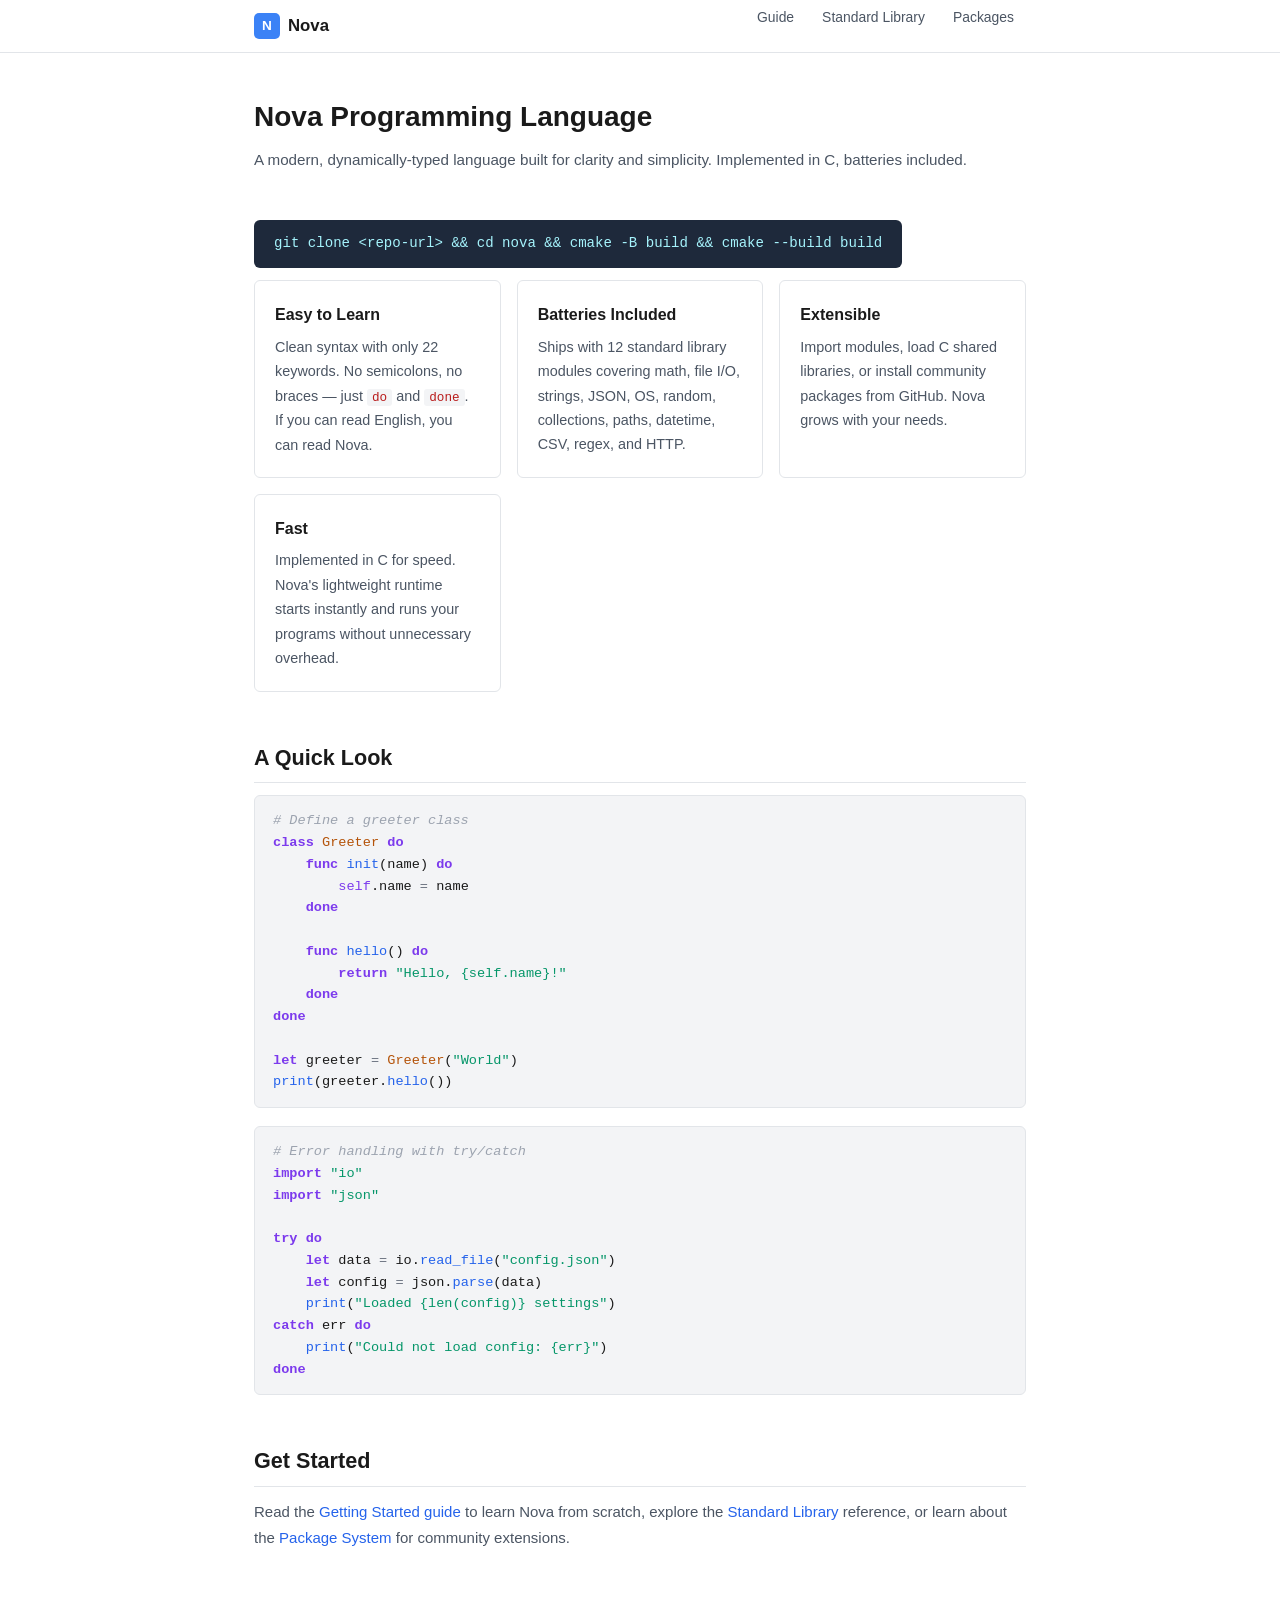
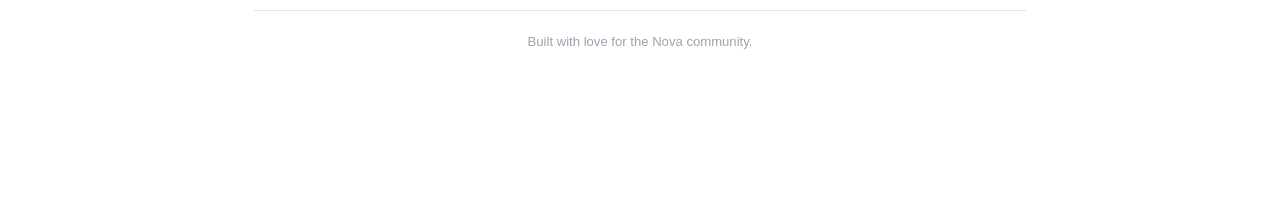
<file: docs/index.html>
<!DOCTYPE html>
<html lang="en">
<head>
    <meta charset="UTF-8">
    <meta name="viewport" content="width=device-width, initial-scale=1.0">
    <title>Nova - A Modern, Elegant Programming Language</title>
    <meta name="description" content="Nova is a dynamically-typed, modern programming language implemented in C. Easy to learn, batteries included, and extensible.">
    <link rel="stylesheet" href="styles.css">
</head>
<body>
    <nav class="nav">
        <div class="nav-inner">
            <a href="index.html" class="nav-brand">
                <span class="nav-mark">N</span>
                Nova
            </a>
            <ul class="nav-links">
                <li><a href="getting-started.html">Guide</a></li>
                <li><a href="stdlib.html">Standard Library</a></li>
                <li><a href="packages.html">Packages</a></li>
            </ul>
        </div>
    </nav>

    <div class="page">
        <h1 class="page-title">Nova Programming Language</h1>
        <p class="page-subtitle">A modern, dynamically-typed language built for clarity and simplicity. Implemented in C, batteries included.</p>

        <div class="install-box">git clone &lt;repo-url&gt; && cd nova && cmake -B build && cmake --build build</div>

        <div class="cards">
            <div class="card">
                <h3>Easy to Learn</h3>
                <p>Clean syntax with only 22 keywords. No semicolons, no braces &mdash; just <code>do</code> and <code>done</code>. If you can read English, you can read Nova.</p>
            </div>
            <div class="card">
                <h3>Batteries Included</h3>
                <p>Ships with 12 standard library modules covering math, file I/O, strings, JSON, OS, random, collections, paths, datetime, CSV, regex, and HTTP.</p>
            </div>
            <div class="card">
                <h3>Extensible</h3>
                <p>Import modules, load C shared libraries, or install community packages from GitHub. Nova grows with your needs.</p>
            </div>
            <div class="card">
                <h3>Fast</h3>
                <p>Implemented in C for speed. Nova's lightweight runtime starts instantly and runs your programs without unnecessary overhead.</p>
            </div>
        </div>

        <h2>A Quick Look</h2>

<pre><code><span class="cm"># Define a greeter class</span>
<span class="kw">class</span> <span class="cl">Greeter</span> <span class="kw">do</span>
    <span class="kw">func</span> <span class="fn">init</span>(name) <span class="kw">do</span>
        <span class="se">self</span>.name <span class="op">=</span> name
    <span class="kw">done</span>

    <span class="kw">func</span> <span class="fn">hello</span>() <span class="kw">do</span>
        <span class="kw">return</span> <span class="st">"Hello, {self.name}!"</span>
    <span class="kw">done</span>
<span class="kw">done</span>

<span class="kw">let</span> greeter <span class="op">=</span> <span class="cl">Greeter</span>(<span class="st">"World"</span>)
<span class="bi">print</span>(greeter.<span class="fn">hello</span>())</code></pre>

<pre><code><span class="cm"># Error handling with try/catch</span>
<span class="kw">import</span> <span class="st">"io"</span>
<span class="kw">import</span> <span class="st">"json"</span>

<span class="kw">try</span> <span class="kw">do</span>
    <span class="kw">let</span> data <span class="op">=</span> io.<span class="fn">read_file</span>(<span class="st">"config.json"</span>)
    <span class="kw">let</span> config <span class="op">=</span> json.<span class="fn">parse</span>(data)
    <span class="bi">print</span>(<span class="st">"Loaded {len(config)} settings"</span>)
<span class="kw">catch</span> err <span class="kw">do</span>
    <span class="bi">print</span>(<span class="st">"Could not load config: {err}"</span>)
<span class="kw">done</span></code></pre>

        <h2>Get Started</h2>
        <p>Read the <a href="getting-started.html">Getting Started guide</a> to learn Nova from scratch, explore the <a href="stdlib.html">Standard Library</a> reference, or learn about the <a href="packages.html">Package System</a> for community extensions.</p>

        <div class="footer">
            Built with love for the Nova community.
        </div>
    </div>
</body>
</html>
</file>
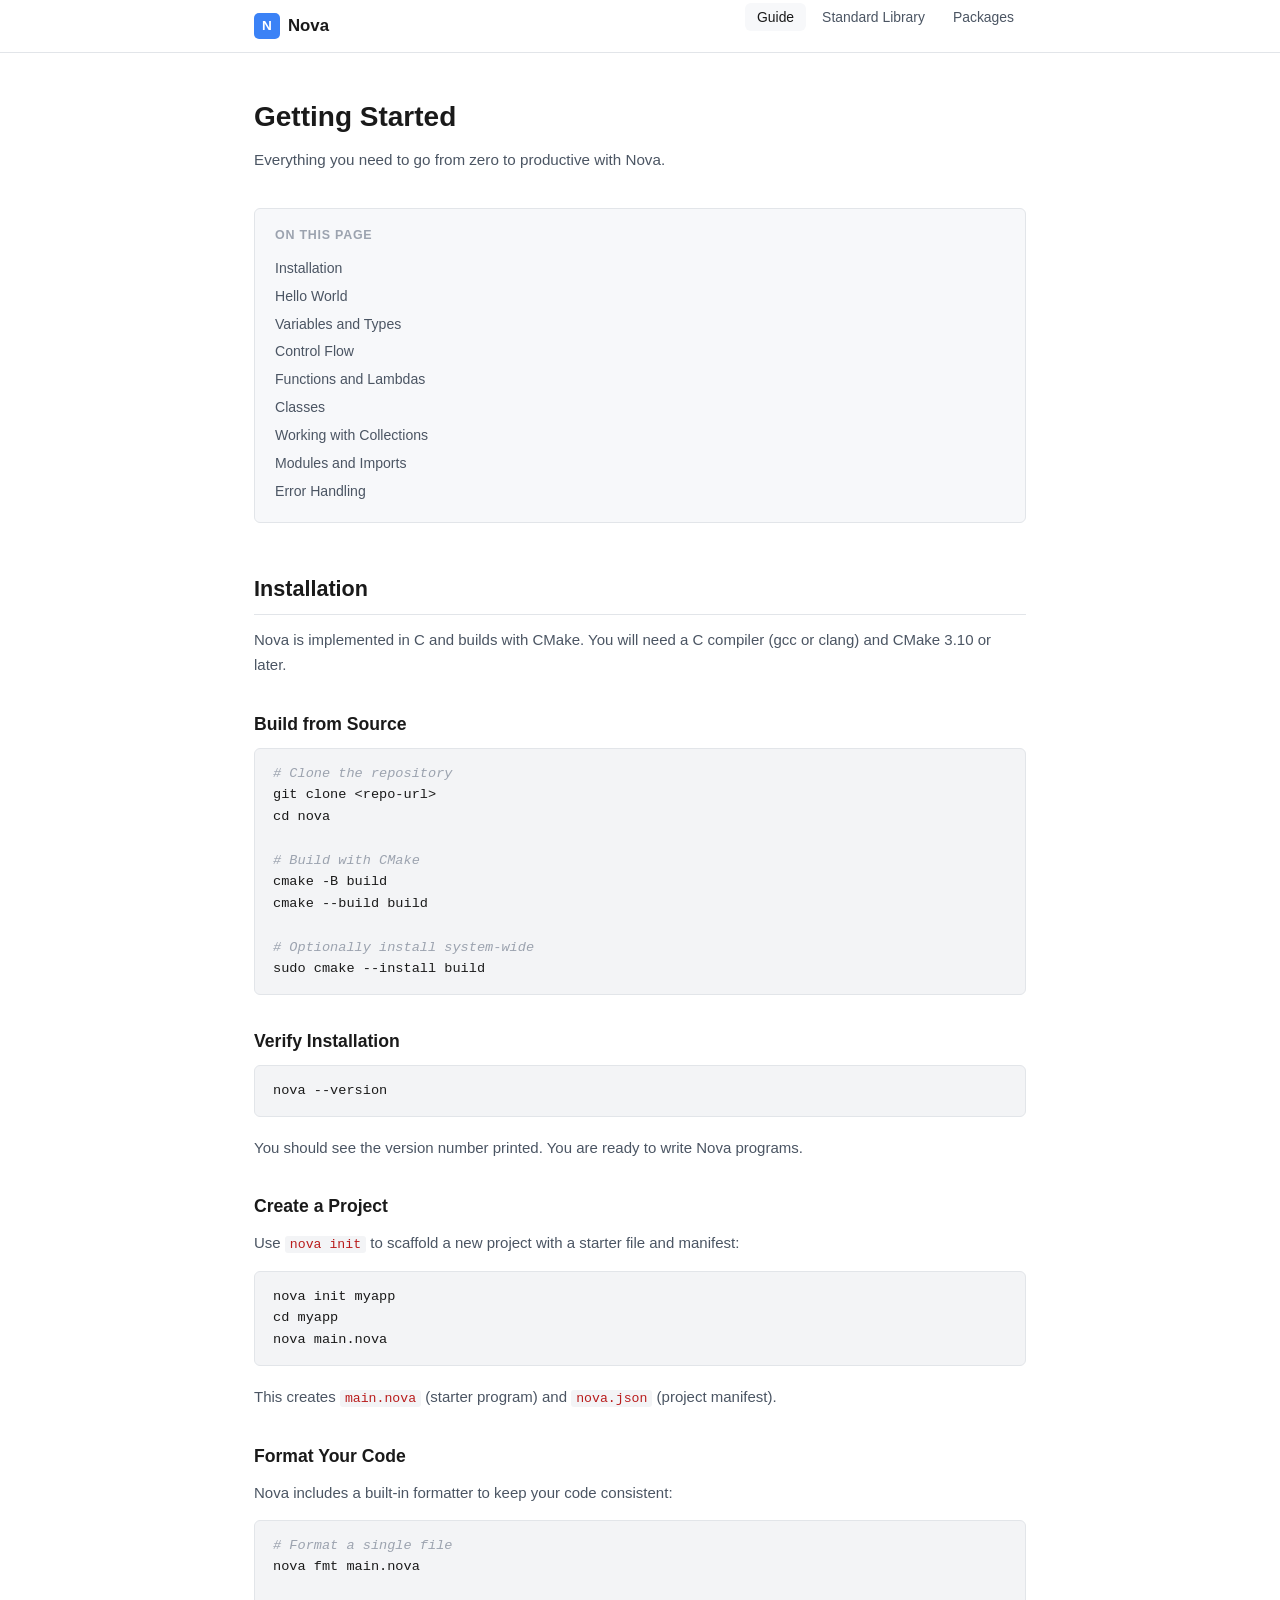
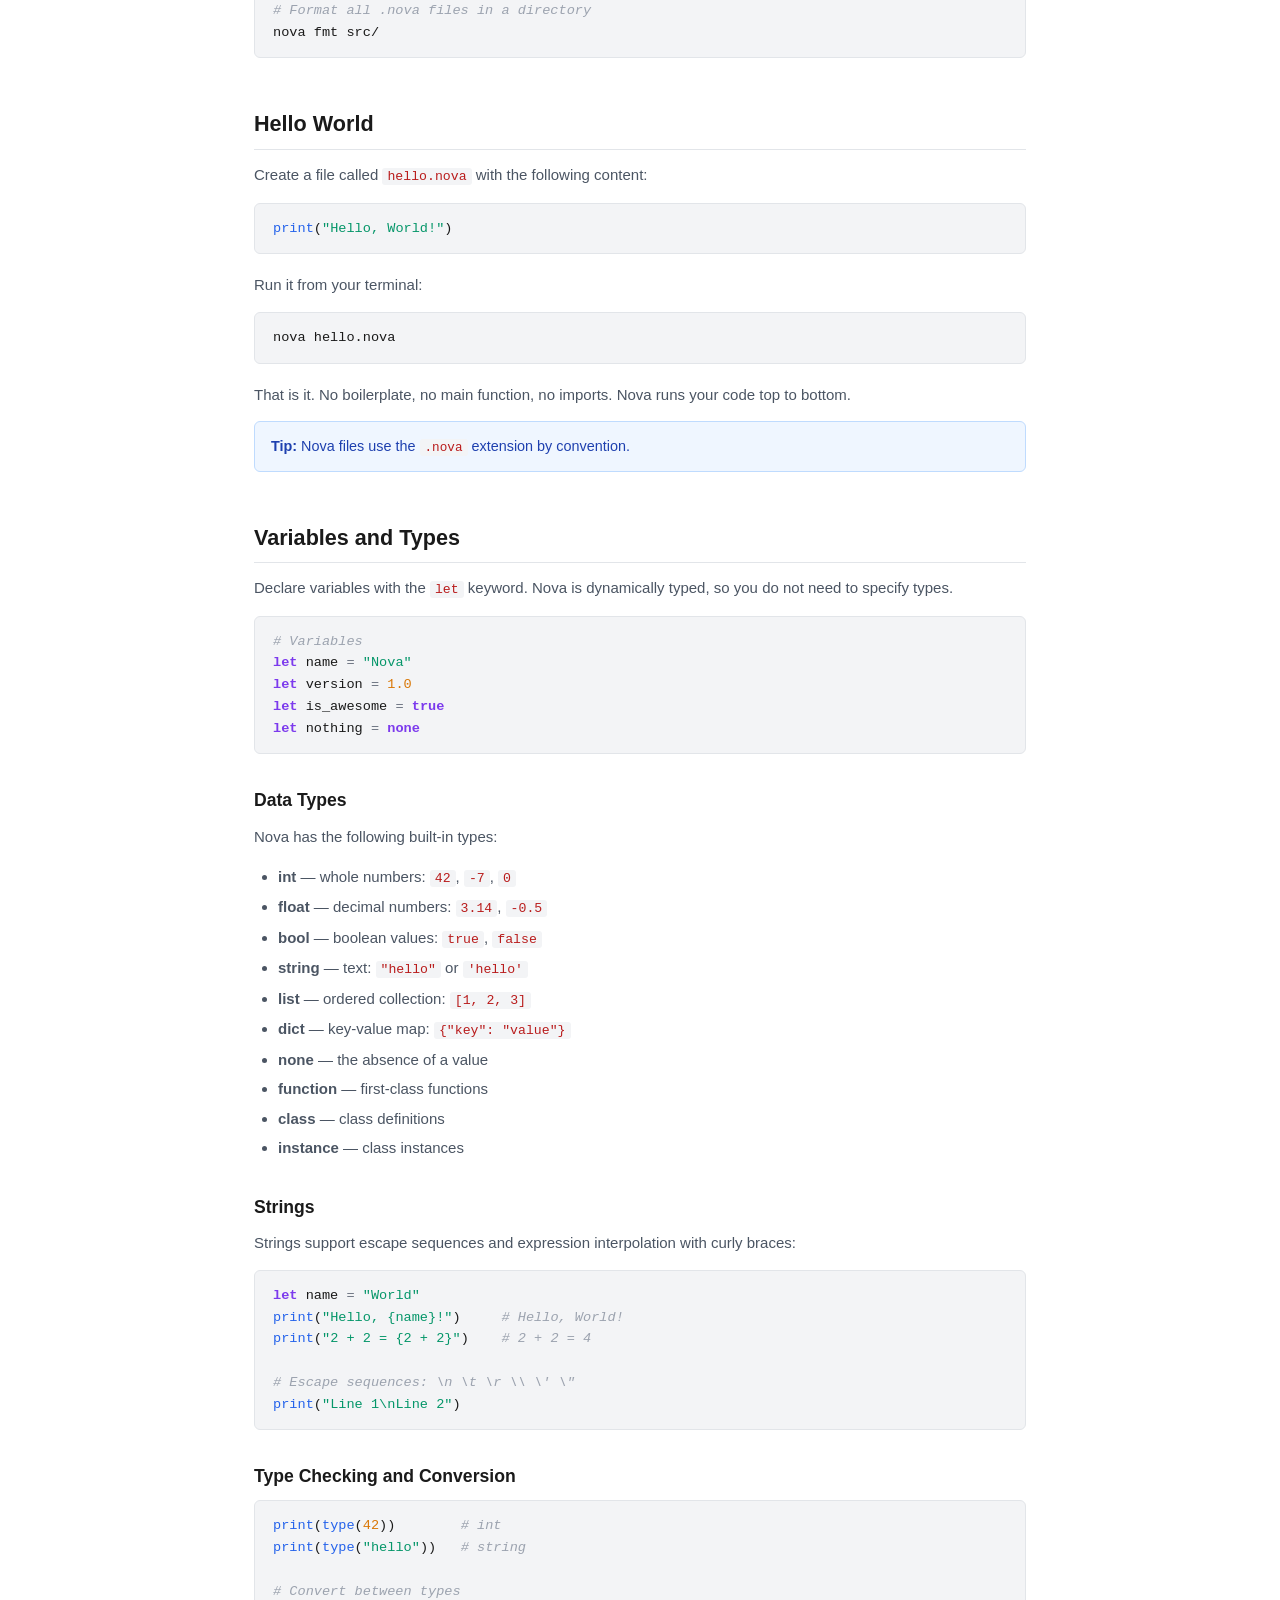
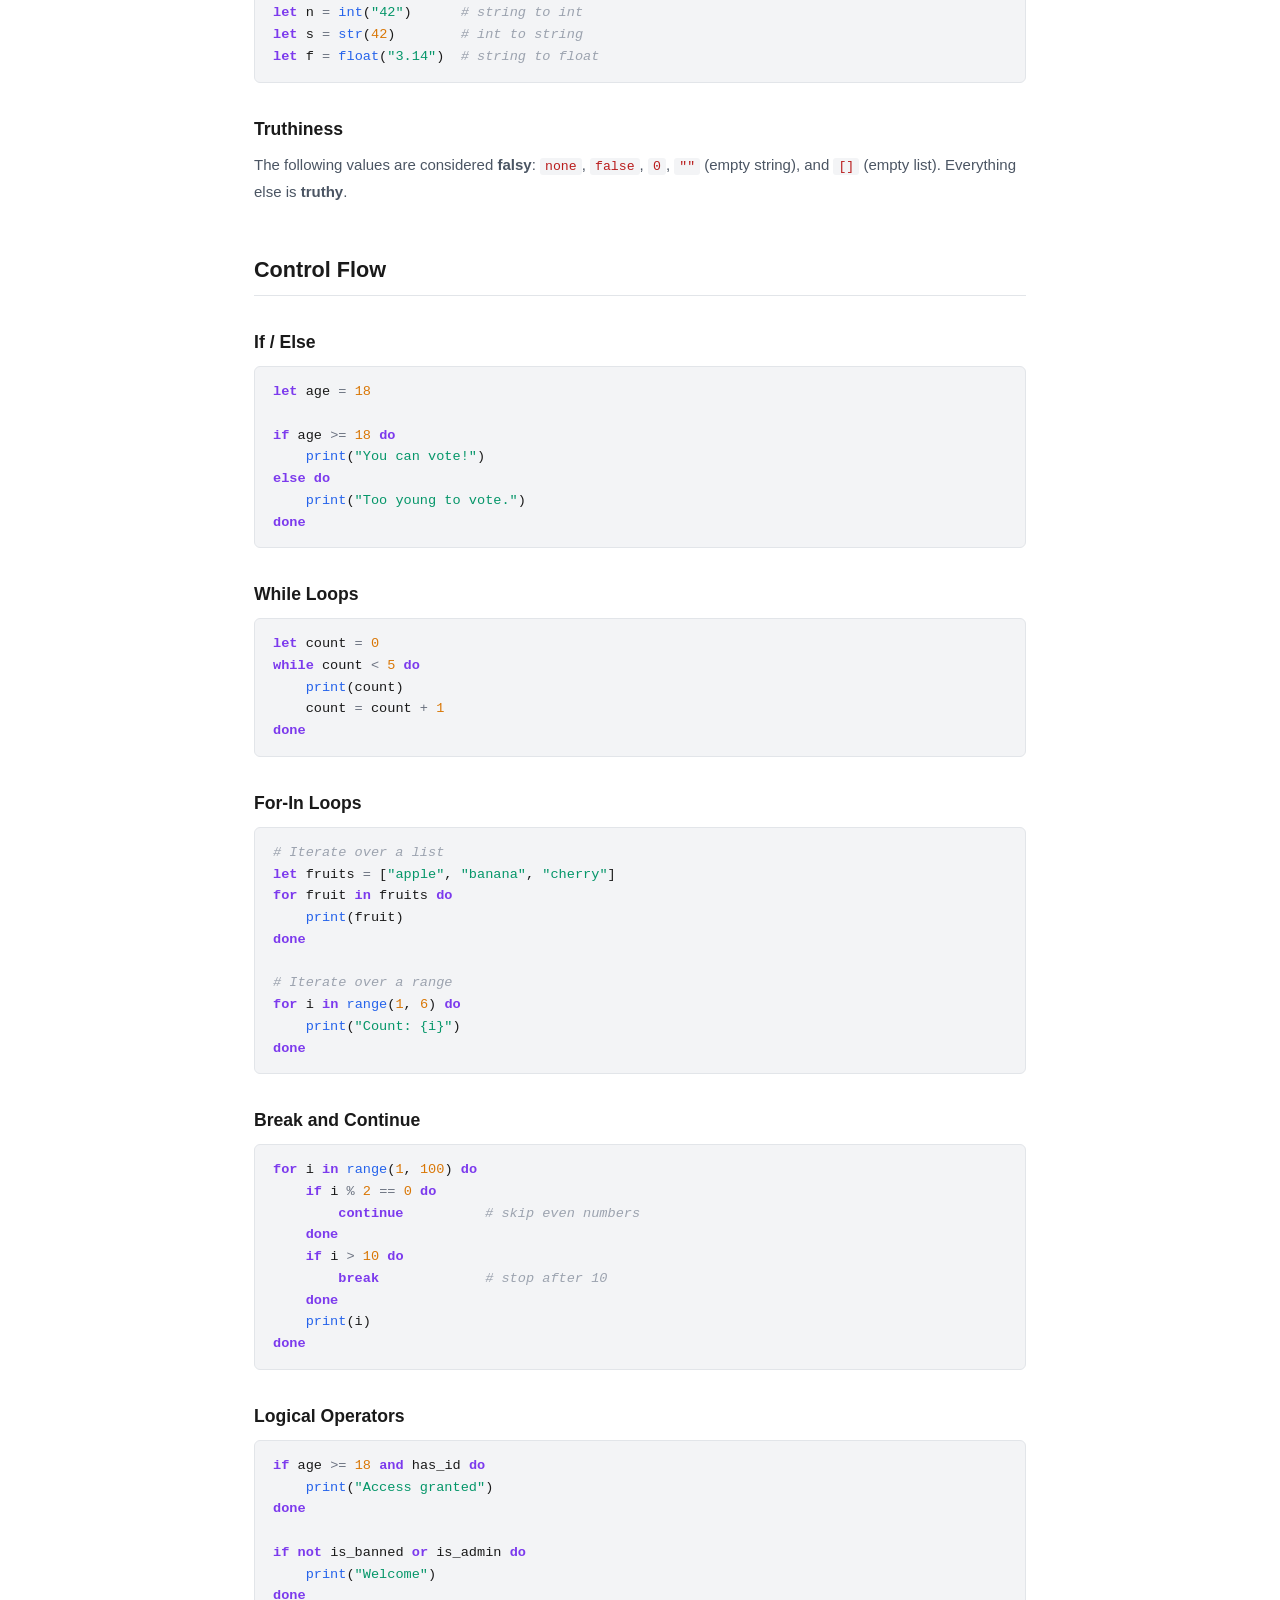
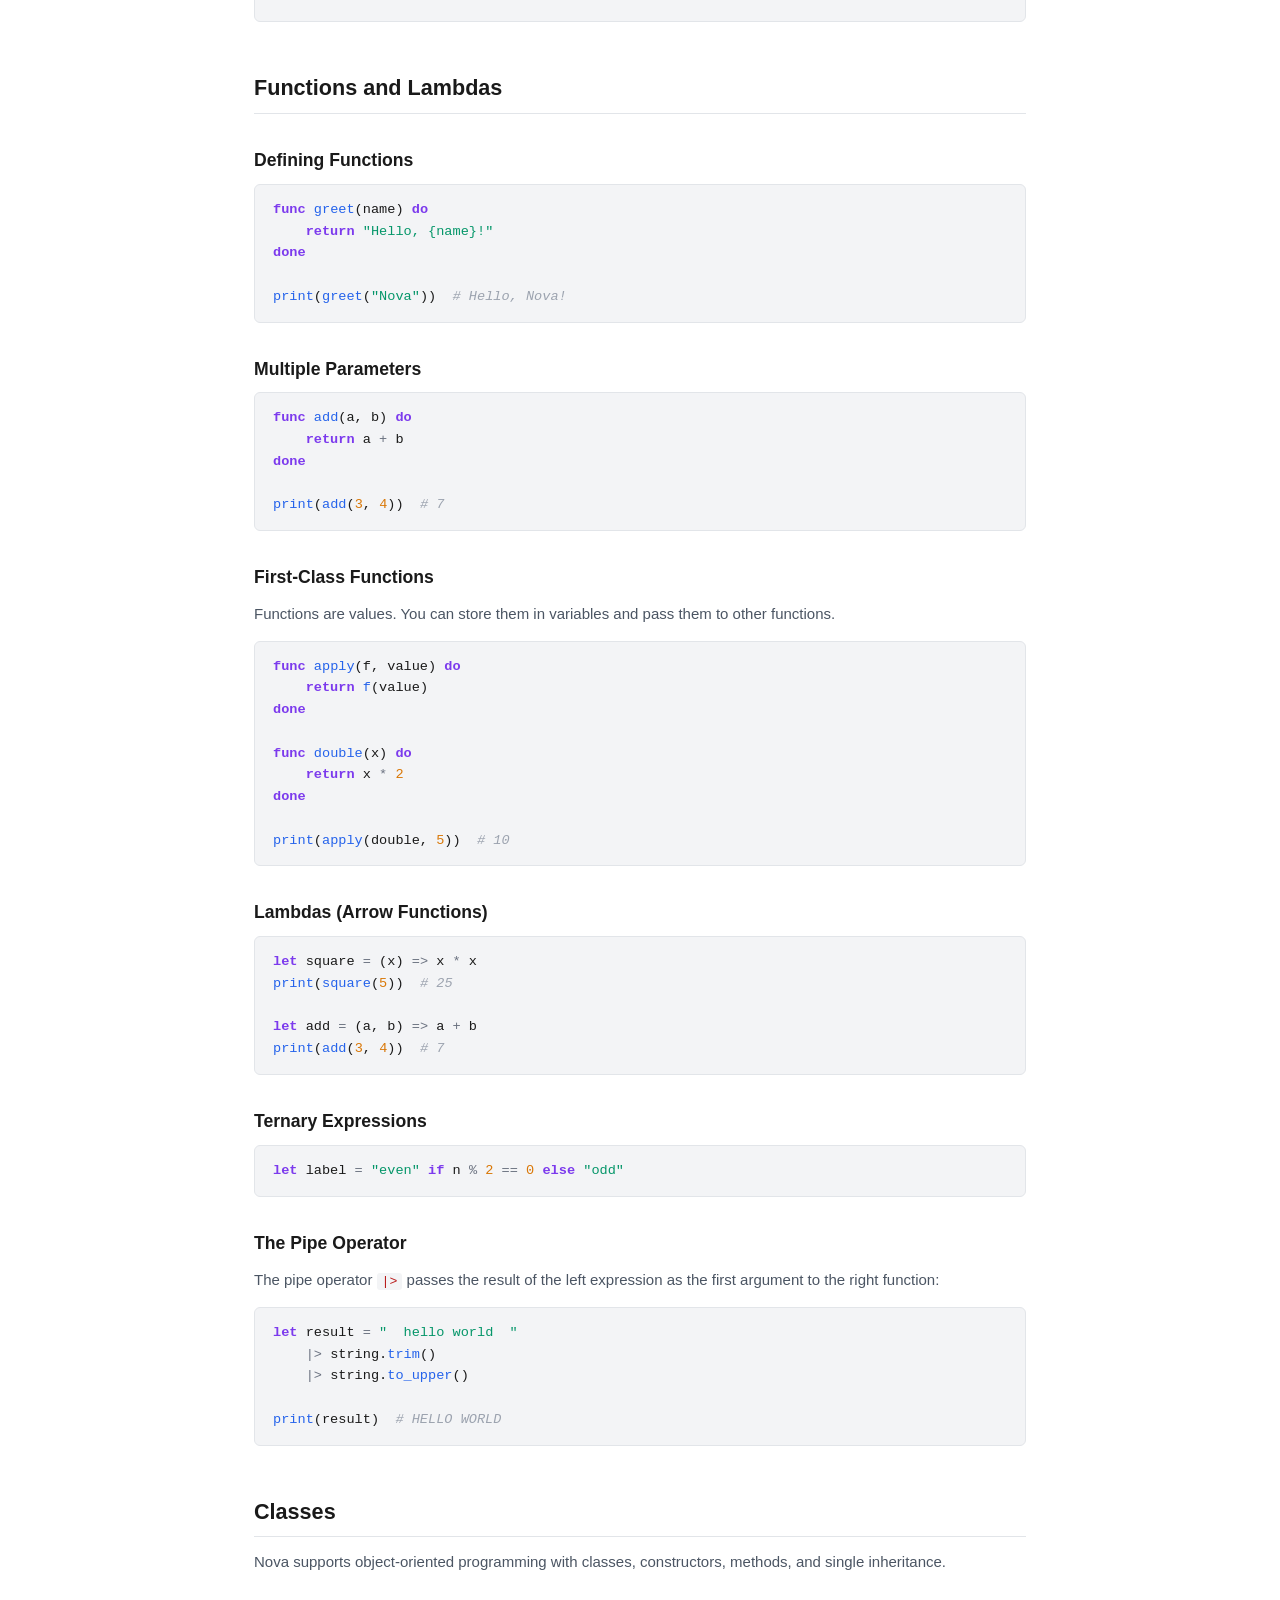
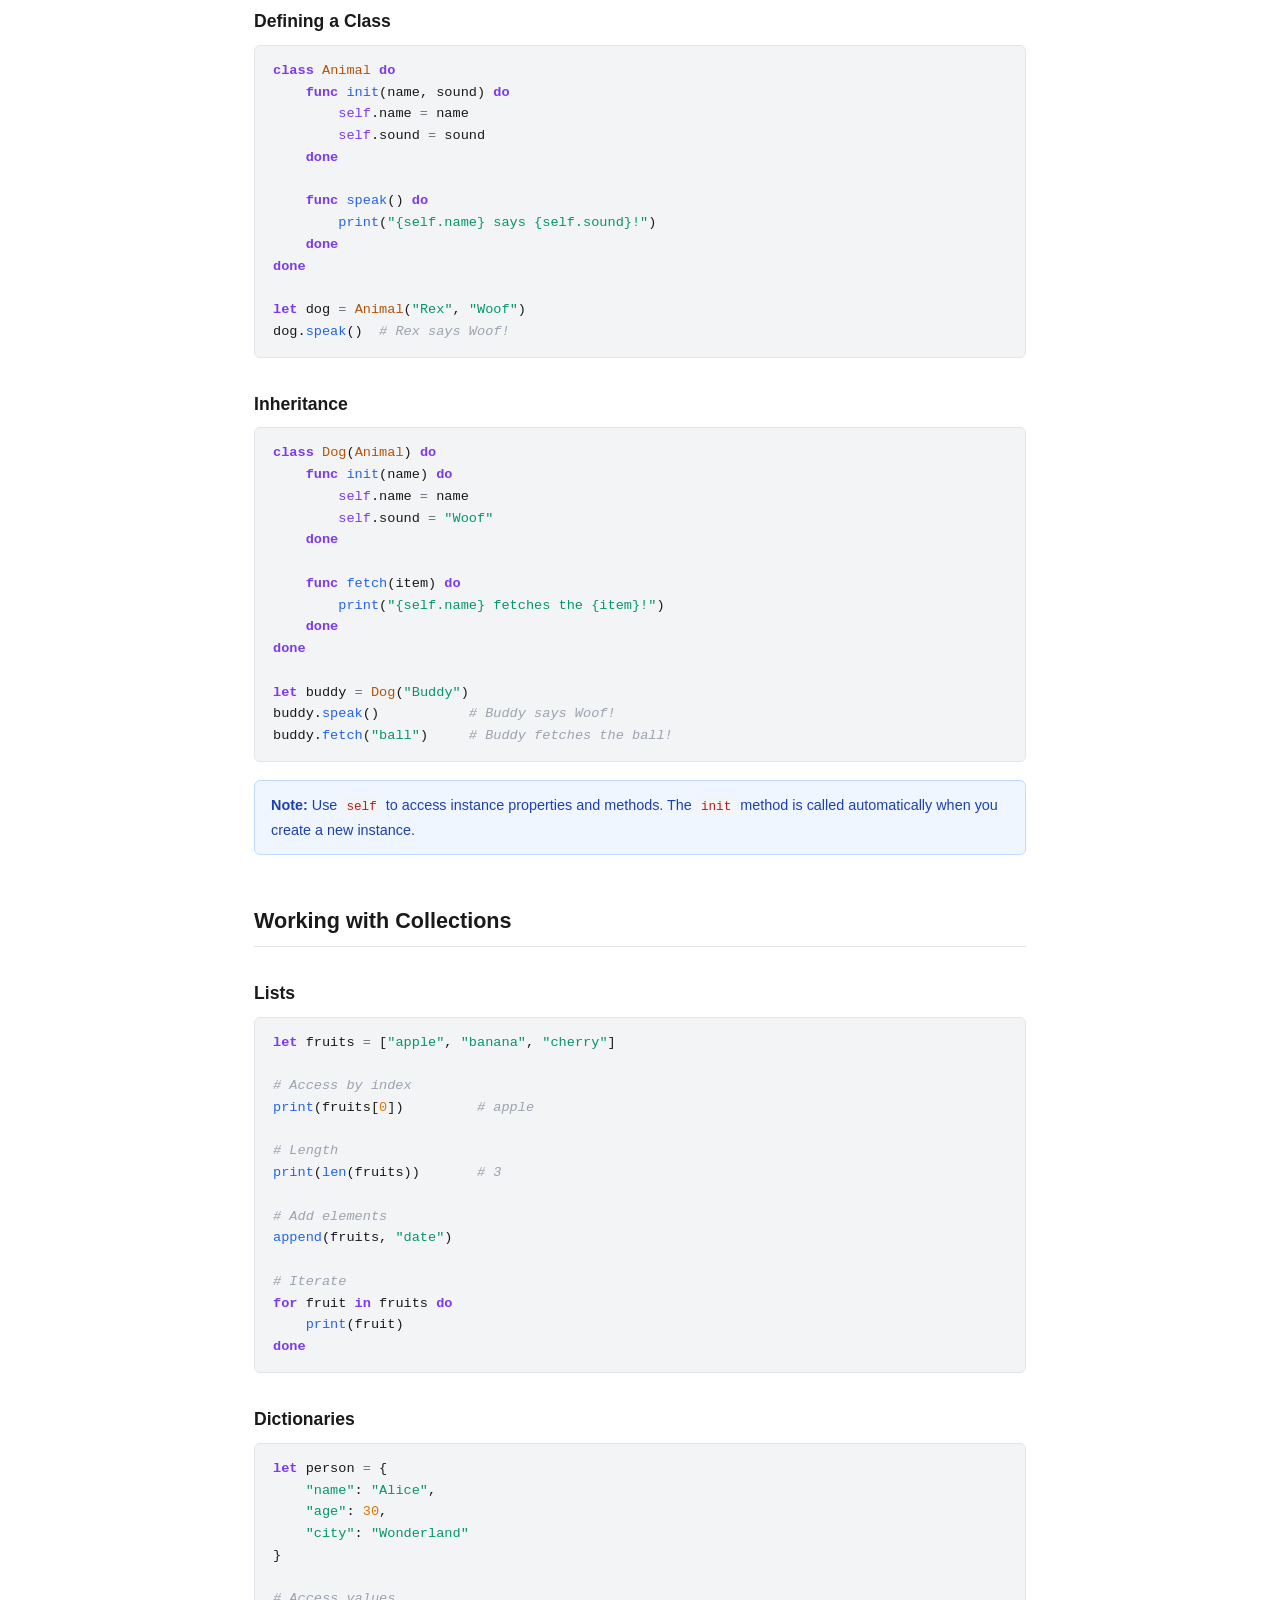
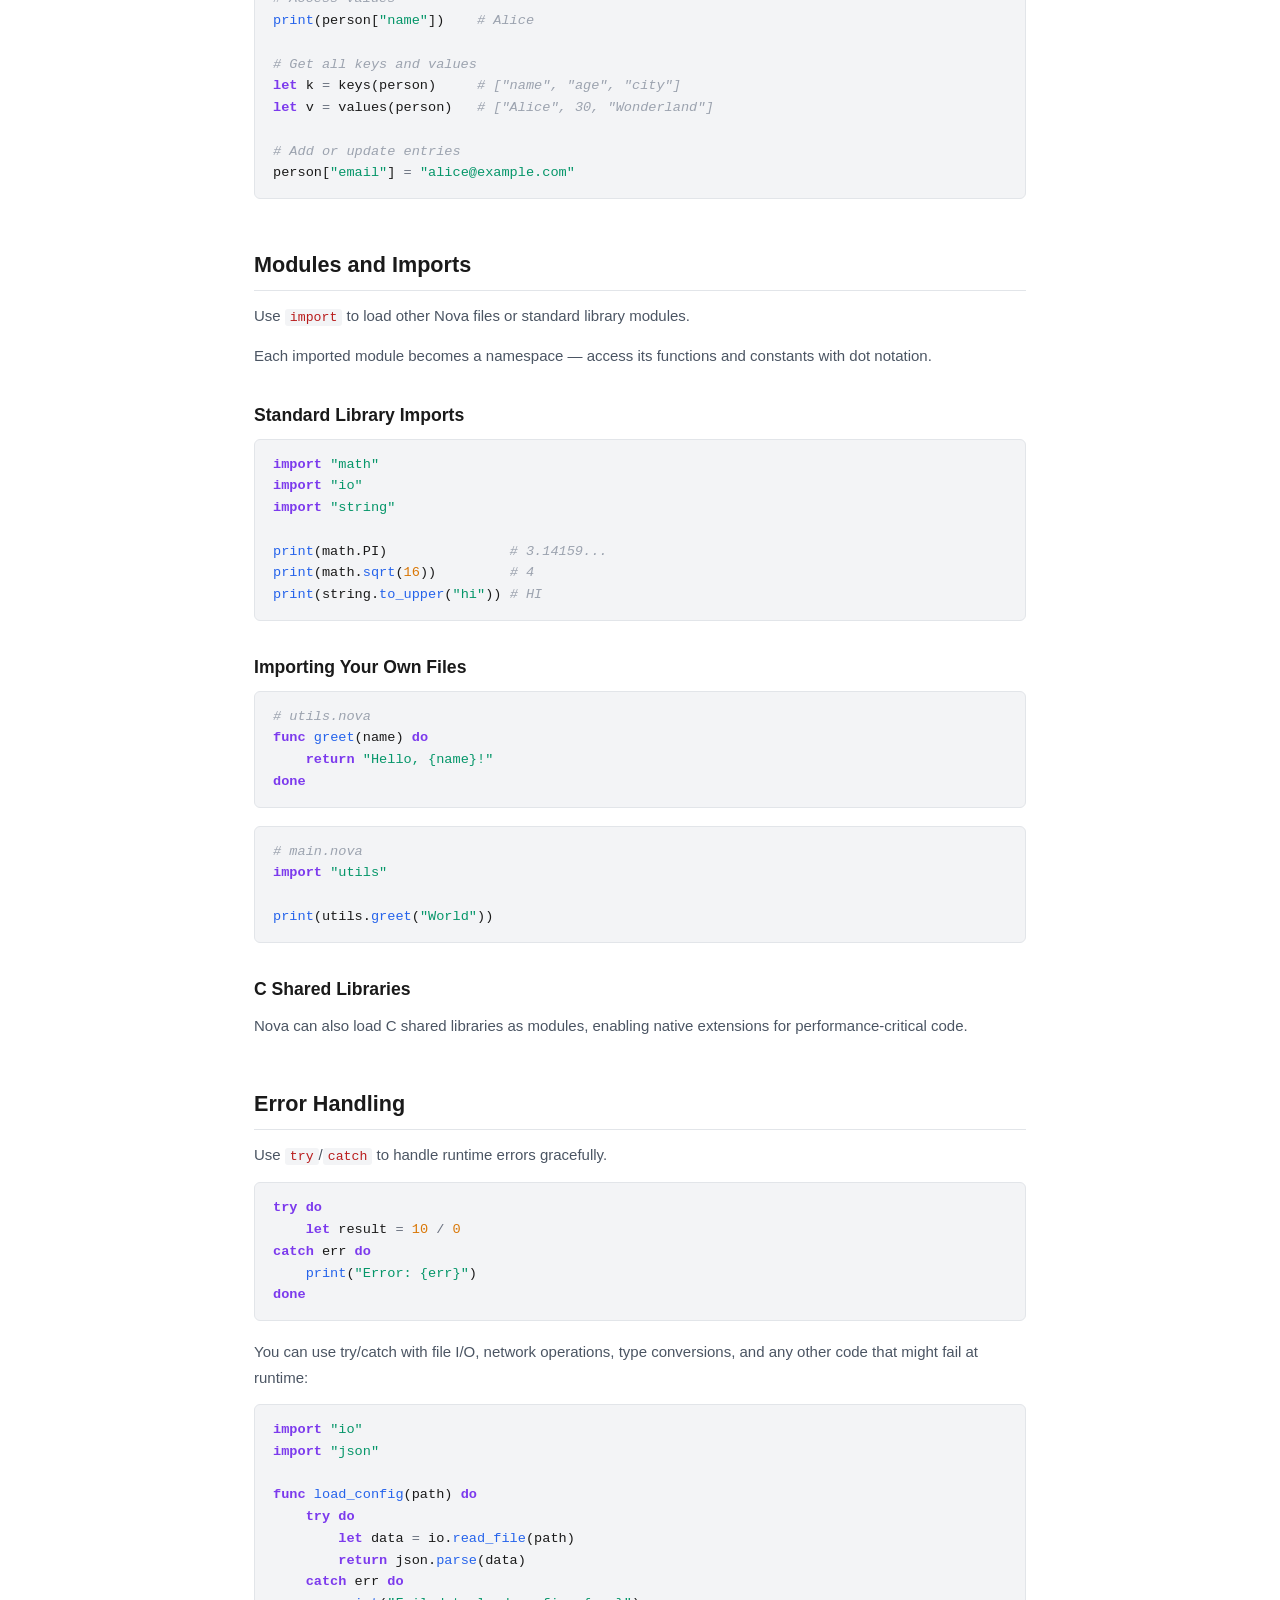
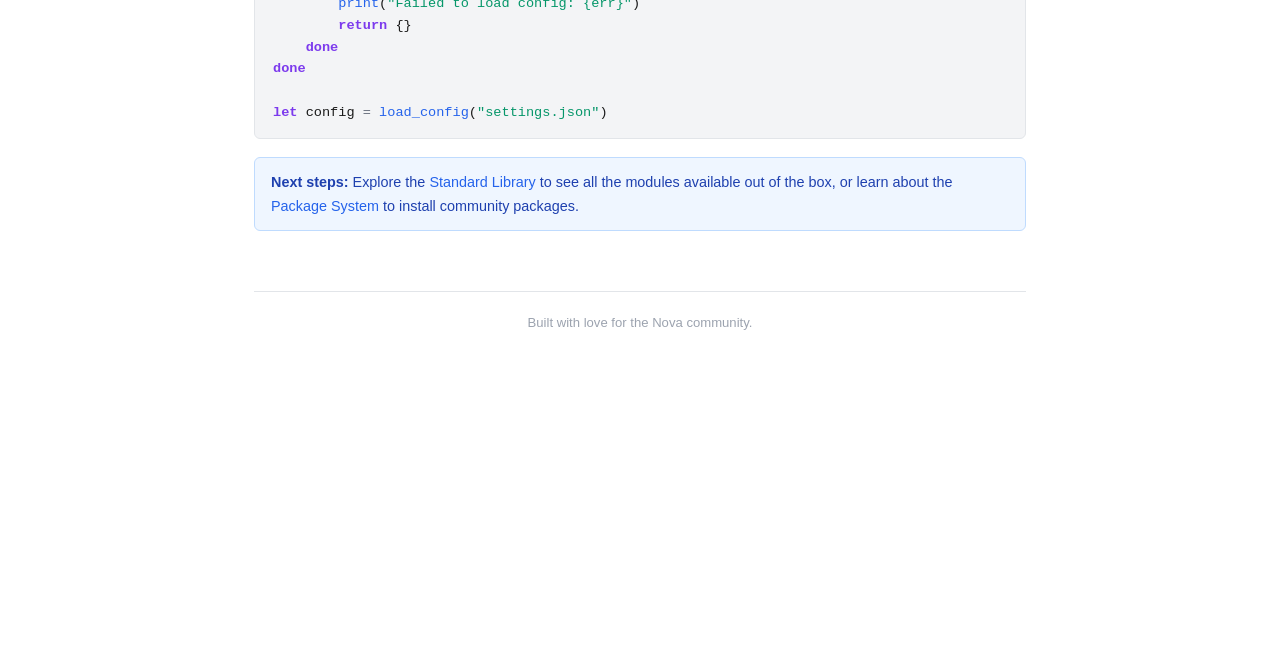
<file: docs/getting-started.html>
<!DOCTYPE html>
<html lang="en">
<head>
    <meta charset="UTF-8">
    <meta name="viewport" content="width=device-width, initial-scale=1.0">
    <title>Getting Started - Nova Programming Language</title>
    <meta name="description" content="Learn Nova from scratch. Installation, syntax, variables, functions, classes, and more.">
    <link rel="stylesheet" href="styles.css">
</head>
<body>
    <nav class="nav">
        <div class="nav-inner">
            <a href="index.html" class="nav-brand">
                <span class="nav-mark">N</span>
                Nova
            </a>
            <ul class="nav-links">
                <li><a href="getting-started.html" class="active">Guide</a></li>
                <li><a href="stdlib.html">Standard Library</a></li>
                <li><a href="packages.html">Packages</a></li>
            </ul>
        </div>
    </nav>

    <div class="page">
        <h1 class="page-title">Getting Started</h1>
        <p class="page-subtitle">Everything you need to go from zero to productive with Nova.</p>

        <div class="toc">
            <div class="toc-title">On this page</div>
            <ul>
                <li><a href="#installation">Installation</a></li>
                <li><a href="#hello-world">Hello World</a></li>
                <li><a href="#variables">Variables and Types</a></li>
                <li><a href="#control-flow">Control Flow</a></li>
                <li><a href="#functions">Functions and Lambdas</a></li>
                <li><a href="#classes">Classes</a></li>
                <li><a href="#collections">Working with Collections</a></li>
                <li><a href="#modules">Modules and Imports</a></li>
                <li><a href="#error-handling">Error Handling</a></li>
            </ul>
        </div>

        <!-- Installation -->
        <h2 id="installation">Installation</h2>
        <p>Nova is implemented in C and builds with CMake. You will need a C compiler (gcc or clang) and CMake 3.10 or later.</p>

        <h3>Build from Source</h3>
<pre><code><span class="cm"># Clone the repository</span>
git clone &lt;repo-url&gt;
cd nova

<span class="cm"># Build with CMake</span>
cmake -B build
cmake --build build

<span class="cm"># Optionally install system-wide</span>
sudo cmake --install build</code></pre>

        <h3>Verify Installation</h3>
<pre><code>nova --version</code></pre>
        <p>You should see the version number printed. You are ready to write Nova programs.</p>

        <h3>Create a Project</h3>
        <p>Use <code>nova init</code> to scaffold a new project with a starter file and manifest:</p>
<pre><code>nova init myapp
cd myapp
nova main.nova</code></pre>
        <p>This creates <code>main.nova</code> (starter program) and <code>nova.json</code> (project manifest).</p>

        <h3>Format Your Code</h3>
        <p>Nova includes a built-in formatter to keep your code consistent:</p>
<pre><code><span class="cm"># Format a single file</span>
nova fmt main.nova

<span class="cm"># Format all .nova files in a directory</span>
nova fmt src/</code></pre>

        <!-- Hello World -->
        <h2 id="hello-world">Hello World</h2>
        <p>Create a file called <code>hello.nova</code> with the following content:</p>
<pre><code><span class="bi">print</span>(<span class="st">"Hello, World!"</span>)</code></pre>
        <p>Run it from your terminal:</p>
<pre><code>nova hello.nova</code></pre>
        <p>That is it. No boilerplate, no main function, no imports. Nova runs your code top to bottom.</p>

        <div class="note">
            <p><strong>Tip:</strong> Nova files use the <code>.nova</code> extension by convention.</p>
        </div>

        <!-- Variables and Types -->
        <h2 id="variables">Variables and Types</h2>
        <p>Declare variables with the <code>let</code> keyword. Nova is dynamically typed, so you do not need to specify types.</p>

<pre><code><span class="cm"># Variables</span>
<span class="kw">let</span> name <span class="op">=</span> <span class="st">"Nova"</span>
<span class="kw">let</span> version <span class="op">=</span> <span class="nu">1.0</span>
<span class="kw">let</span> is_awesome <span class="op">=</span> <span class="kw">true</span>
<span class="kw">let</span> nothing <span class="op">=</span> <span class="kw">none</span></code></pre>

        <h3>Data Types</h3>
        <p>Nova has the following built-in types:</p>
        <ul>
            <li><strong>int</strong> &mdash; whole numbers: <code>42</code>, <code>-7</code>, <code>0</code></li>
            <li><strong>float</strong> &mdash; decimal numbers: <code>3.14</code>, <code>-0.5</code></li>
            <li><strong>bool</strong> &mdash; boolean values: <code>true</code>, <code>false</code></li>
            <li><strong>string</strong> &mdash; text: <code>"hello"</code> or <code>'hello'</code></li>
            <li><strong>list</strong> &mdash; ordered collection: <code>[1, 2, 3]</code></li>
            <li><strong>dict</strong> &mdash; key-value map: <code>{"key": "value"}</code></li>
            <li><strong>none</strong> &mdash; the absence of a value</li>
            <li><strong>function</strong> &mdash; first-class functions</li>
            <li><strong>class</strong> &mdash; class definitions</li>
            <li><strong>instance</strong> &mdash; class instances</li>
        </ul>

        <h3>Strings</h3>
        <p>Strings support escape sequences and expression interpolation with curly braces:</p>
<pre><code><span class="kw">let</span> name <span class="op">=</span> <span class="st">"World"</span>
<span class="bi">print</span>(<span class="st">"Hello, {name}!"</span>)     <span class="cm"># Hello, World!</span>
<span class="bi">print</span>(<span class="st">"2 + 2 = {2 + 2}"</span>)    <span class="cm"># 2 + 2 = 4</span>

<span class="cm"># Escape sequences: \n \t \r \\ \' \"</span>
<span class="bi">print</span>(<span class="st">"Line 1\nLine 2"</span>)</code></pre>

        <h3>Type Checking and Conversion</h3>
<pre><code><span class="bi">print</span>(<span class="bi">type</span>(<span class="nu">42</span>))        <span class="cm"># int</span>
<span class="bi">print</span>(<span class="bi">type</span>(<span class="st">"hello"</span>))   <span class="cm"># string</span>

<span class="cm"># Convert between types</span>
<span class="kw">let</span> n <span class="op">=</span> <span class="bi">int</span>(<span class="st">"42"</span>)      <span class="cm"># string to int</span>
<span class="kw">let</span> s <span class="op">=</span> <span class="bi">str</span>(<span class="nu">42</span>)        <span class="cm"># int to string</span>
<span class="kw">let</span> f <span class="op">=</span> <span class="bi">float</span>(<span class="st">"3.14"</span>)  <span class="cm"># string to float</span></code></pre>

        <h3>Truthiness</h3>
        <p>The following values are considered <strong>falsy</strong>: <code>none</code>, <code>false</code>, <code>0</code>, <code>""</code> (empty string), and <code>[]</code> (empty list). Everything else is <strong>truthy</strong>.</p>

        <!-- Control Flow -->
        <h2 id="control-flow">Control Flow</h2>

        <h3>If / Else</h3>
<pre><code><span class="kw">let</span> age <span class="op">=</span> <span class="nu">18</span>

<span class="kw">if</span> age <span class="op">&gt;=</span> <span class="nu">18</span> <span class="kw">do</span>
    <span class="bi">print</span>(<span class="st">"You can vote!"</span>)
<span class="kw">else</span> <span class="kw">do</span>
    <span class="bi">print</span>(<span class="st">"Too young to vote."</span>)
<span class="kw">done</span></code></pre>

        <h3>While Loops</h3>
<pre><code><span class="kw">let</span> count <span class="op">=</span> <span class="nu">0</span>
<span class="kw">while</span> count <span class="op">&lt;</span> <span class="nu">5</span> <span class="kw">do</span>
    <span class="bi">print</span>(count)
    count <span class="op">=</span> count <span class="op">+</span> <span class="nu">1</span>
<span class="kw">done</span></code></pre>

        <h3>For-In Loops</h3>
<pre><code><span class="cm"># Iterate over a list</span>
<span class="kw">let</span> fruits <span class="op">=</span> [<span class="st">"apple"</span>, <span class="st">"banana"</span>, <span class="st">"cherry"</span>]
<span class="kw">for</span> fruit <span class="kw">in</span> fruits <span class="kw">do</span>
    <span class="bi">print</span>(fruit)
<span class="kw">done</span>

<span class="cm"># Iterate over a range</span>
<span class="kw">for</span> i <span class="kw">in</span> <span class="bi">range</span>(<span class="nu">1</span>, <span class="nu">6</span>) <span class="kw">do</span>
    <span class="bi">print</span>(<span class="st">"Count: {i}"</span>)
<span class="kw">done</span></code></pre>

        <h3>Break and Continue</h3>
<pre><code><span class="kw">for</span> i <span class="kw">in</span> <span class="bi">range</span>(<span class="nu">1</span>, <span class="nu">100</span>) <span class="kw">do</span>
    <span class="kw">if</span> i <span class="op">%</span> <span class="nu">2</span> <span class="op">==</span> <span class="nu">0</span> <span class="kw">do</span>
        <span class="kw">continue</span>          <span class="cm"># skip even numbers</span>
    <span class="kw">done</span>
    <span class="kw">if</span> i <span class="op">&gt;</span> <span class="nu">10</span> <span class="kw">do</span>
        <span class="kw">break</span>             <span class="cm"># stop after 10</span>
    <span class="kw">done</span>
    <span class="bi">print</span>(i)
<span class="kw">done</span></code></pre>

        <h3>Logical Operators</h3>
<pre><code><span class="kw">if</span> age <span class="op">&gt;=</span> <span class="nu">18</span> <span class="kw">and</span> has_id <span class="kw">do</span>
    <span class="bi">print</span>(<span class="st">"Access granted"</span>)
<span class="kw">done</span>

<span class="kw">if</span> <span class="kw">not</span> is_banned <span class="kw">or</span> is_admin <span class="kw">do</span>
    <span class="bi">print</span>(<span class="st">"Welcome"</span>)
<span class="kw">done</span></code></pre>

        <!-- Functions -->
        <h2 id="functions">Functions and Lambdas</h2>

        <h3>Defining Functions</h3>
<pre><code><span class="kw">func</span> <span class="fn">greet</span>(name) <span class="kw">do</span>
    <span class="kw">return</span> <span class="st">"Hello, {name}!"</span>
<span class="kw">done</span>

<span class="bi">print</span>(<span class="fn">greet</span>(<span class="st">"Nova"</span>))  <span class="cm"># Hello, Nova!</span></code></pre>

        <h3>Multiple Parameters</h3>
<pre><code><span class="kw">func</span> <span class="fn">add</span>(a, b) <span class="kw">do</span>
    <span class="kw">return</span> a <span class="op">+</span> b
<span class="kw">done</span>

<span class="bi">print</span>(<span class="fn">add</span>(<span class="nu">3</span>, <span class="nu">4</span>))  <span class="cm"># 7</span></code></pre>

        <h3>First-Class Functions</h3>
        <p>Functions are values. You can store them in variables and pass them to other functions.</p>
<pre><code><span class="kw">func</span> <span class="fn">apply</span>(f, value) <span class="kw">do</span>
    <span class="kw">return</span> <span class="fn">f</span>(value)
<span class="kw">done</span>

<span class="kw">func</span> <span class="fn">double</span>(x) <span class="kw">do</span>
    <span class="kw">return</span> x <span class="op">*</span> <span class="nu">2</span>
<span class="kw">done</span>

<span class="bi">print</span>(<span class="fn">apply</span>(double, <span class="nu">5</span>))  <span class="cm"># 10</span></code></pre>

        <h3>Lambdas (Arrow Functions)</h3>
<pre><code><span class="kw">let</span> square <span class="op">=</span> (x) <span class="op">=&gt;</span> x <span class="op">*</span> x
<span class="bi">print</span>(<span class="fn">square</span>(<span class="nu">5</span>))  <span class="cm"># 25</span>

<span class="kw">let</span> add <span class="op">=</span> (a, b) <span class="op">=&gt;</span> a <span class="op">+</span> b
<span class="bi">print</span>(<span class="fn">add</span>(<span class="nu">3</span>, <span class="nu">4</span>))  <span class="cm"># 7</span></code></pre>

        <h3>Ternary Expressions</h3>
<pre><code><span class="kw">let</span> label <span class="op">=</span> <span class="st">"even"</span> <span class="kw">if</span> n <span class="op">%</span> <span class="nu">2</span> <span class="op">==</span> <span class="nu">0</span> <span class="kw">else</span> <span class="st">"odd"</span></code></pre>

        <h3>The Pipe Operator</h3>
        <p>The pipe operator <code>|&gt;</code> passes the result of the left expression as the first argument to the right function:</p>
<pre><code><span class="kw">let</span> result <span class="op">=</span> <span class="st">"  hello world  "</span>
    <span class="op">|&gt;</span> string.<span class="fn">trim</span>()
    <span class="op">|&gt;</span> string.<span class="fn">to_upper</span>()

<span class="bi">print</span>(result)  <span class="cm"># HELLO WORLD</span></code></pre>

        <!-- Classes -->
        <h2 id="classes">Classes</h2>
        <p>Nova supports object-oriented programming with classes, constructors, methods, and single inheritance.</p>

        <h3>Defining a Class</h3>
<pre><code><span class="kw">class</span> <span class="cl">Animal</span> <span class="kw">do</span>
    <span class="kw">func</span> <span class="fn">init</span>(name, sound) <span class="kw">do</span>
        <span class="se">self</span>.name <span class="op">=</span> name
        <span class="se">self</span>.sound <span class="op">=</span> sound
    <span class="kw">done</span>

    <span class="kw">func</span> <span class="fn">speak</span>() <span class="kw">do</span>
        <span class="bi">print</span>(<span class="st">"{self.name} says {self.sound}!"</span>)
    <span class="kw">done</span>
<span class="kw">done</span>

<span class="kw">let</span> dog <span class="op">=</span> <span class="cl">Animal</span>(<span class="st">"Rex"</span>, <span class="st">"Woof"</span>)
dog.<span class="fn">speak</span>()  <span class="cm"># Rex says Woof!</span></code></pre>

        <h3>Inheritance</h3>
<pre><code><span class="kw">class</span> <span class="cl">Dog</span>(<span class="cl">Animal</span>) <span class="kw">do</span>
    <span class="kw">func</span> <span class="fn">init</span>(name) <span class="kw">do</span>
        <span class="se">self</span>.name <span class="op">=</span> name
        <span class="se">self</span>.sound <span class="op">=</span> <span class="st">"Woof"</span>
    <span class="kw">done</span>

    <span class="kw">func</span> <span class="fn">fetch</span>(item) <span class="kw">do</span>
        <span class="bi">print</span>(<span class="st">"{self.name} fetches the {item}!"</span>)
    <span class="kw">done</span>
<span class="kw">done</span>

<span class="kw">let</span> buddy <span class="op">=</span> <span class="cl">Dog</span>(<span class="st">"Buddy"</span>)
buddy.<span class="fn">speak</span>()           <span class="cm"># Buddy says Woof!</span>
buddy.<span class="fn">fetch</span>(<span class="st">"ball"</span>)     <span class="cm"># Buddy fetches the ball!</span></code></pre>

        <div class="note">
            <p><strong>Note:</strong> Use <code>self</code> to access instance properties and methods. The <code>init</code> method is called automatically when you create a new instance.</p>
        </div>

        <!-- Collections -->
        <h2 id="collections">Working with Collections</h2>

        <h3>Lists</h3>
<pre><code><span class="kw">let</span> fruits <span class="op">=</span> [<span class="st">"apple"</span>, <span class="st">"banana"</span>, <span class="st">"cherry"</span>]

<span class="cm"># Access by index</span>
<span class="bi">print</span>(fruits[<span class="nu">0</span>])         <span class="cm"># apple</span>

<span class="cm"># Length</span>
<span class="bi">print</span>(<span class="bi">len</span>(fruits))       <span class="cm"># 3</span>

<span class="cm"># Add elements</span>
<span class="bi">append</span>(fruits, <span class="st">"date"</span>)

<span class="cm"># Iterate</span>
<span class="kw">for</span> fruit <span class="kw">in</span> fruits <span class="kw">do</span>
    <span class="bi">print</span>(fruit)
<span class="kw">done</span></code></pre>

        <h3>Dictionaries</h3>
<pre><code><span class="kw">let</span> person <span class="op">=</span> {
    <span class="st">"name"</span>: <span class="st">"Alice"</span>,
    <span class="st">"age"</span>: <span class="nu">30</span>,
    <span class="st">"city"</span>: <span class="st">"Wonderland"</span>
}

<span class="cm"># Access values</span>
<span class="bi">print</span>(person[<span class="st">"name"</span>])    <span class="cm"># Alice</span>

<span class="cm"># Get all keys and values</span>
<span class="kw">let</span> k <span class="op">=</span> keys(person)     <span class="cm"># ["name", "age", "city"]</span>
<span class="kw">let</span> v <span class="op">=</span> values(person)   <span class="cm"># ["Alice", 30, "Wonderland"]</span>

<span class="cm"># Add or update entries</span>
person[<span class="st">"email"</span>] <span class="op">=</span> <span class="st">"alice@example.com"</span></code></pre>

        <!-- Modules -->
        <h2 id="modules">Modules and Imports</h2>
        <p>Use <code>import</code> to load other Nova files or standard library modules.</p>

        <p>Each imported module becomes a namespace — access its functions and constants with dot notation.</p>

        <h3>Standard Library Imports</h3>
<pre><code><span class="kw">import</span> <span class="st">"math"</span>
<span class="kw">import</span> <span class="st">"io"</span>
<span class="kw">import</span> <span class="st">"string"</span>

<span class="bi">print</span>(math.PI)               <span class="cm"># 3.14159...</span>
<span class="bi">print</span>(math.<span class="fn">sqrt</span>(<span class="nu">16</span>))         <span class="cm"># 4</span>
<span class="bi">print</span>(string.<span class="fn">to_upper</span>(<span class="st">"hi"</span>)) <span class="cm"># HI</span></code></pre>

        <h3>Importing Your Own Files</h3>
<pre><code><span class="cm"># utils.nova</span>
<span class="kw">func</span> <span class="fn">greet</span>(name) <span class="kw">do</span>
    <span class="kw">return</span> <span class="st">"Hello, {name}!"</span>
<span class="kw">done</span></code></pre>

<pre><code><span class="cm"># main.nova</span>
<span class="kw">import</span> <span class="st">"utils"</span>

<span class="bi">print</span>(utils.<span class="fn">greet</span>(<span class="st">"World"</span>))</code></pre>

        <h3>C Shared Libraries</h3>
        <p>Nova can also load C shared libraries as modules, enabling native extensions for performance-critical code.</p>

        <!-- Error Handling -->
        <h2 id="error-handling">Error Handling</h2>
        <p>Use <code>try</code>/<code>catch</code> to handle runtime errors gracefully.</p>
<pre><code><span class="kw">try</span> <span class="kw">do</span>
    <span class="kw">let</span> result <span class="op">=</span> <span class="nu">10</span> <span class="op">/</span> <span class="nu">0</span>
<span class="kw">catch</span> err <span class="kw">do</span>
    <span class="bi">print</span>(<span class="st">"Error: {err}"</span>)
<span class="kw">done</span></code></pre>

        <p>You can use try/catch with file I/O, network operations, type conversions, and any other code that might fail at runtime:</p>
<pre><code><span class="kw">import</span> <span class="st">"io"</span>
<span class="kw">import</span> <span class="st">"json"</span>

<span class="kw">func</span> <span class="fn">load_config</span>(path) <span class="kw">do</span>
    <span class="kw">try</span> <span class="kw">do</span>
        <span class="kw">let</span> data <span class="op">=</span> io.<span class="fn">read_file</span>(path)
        <span class="kw">return</span> json.<span class="fn">parse</span>(data)
    <span class="kw">catch</span> err <span class="kw">do</span>
        <span class="bi">print</span>(<span class="st">"Failed to load config: {err}"</span>)
        <span class="kw">return</span> {}
    <span class="kw">done</span>
<span class="kw">done</span>

<span class="kw">let</span> config <span class="op">=</span> <span class="fn">load_config</span>(<span class="st">"settings.json"</span>)</code></pre>

        <div class="note">
            <p><strong>Next steps:</strong> Explore the <a href="stdlib.html">Standard Library</a> to see all the modules available out of the box, or learn about the <a href="packages.html">Package System</a> to install community packages.</p>
        </div>

        <div class="footer">
            Built with love for the Nova community.
        </div>
    </div>
</body>
</html>
</file>
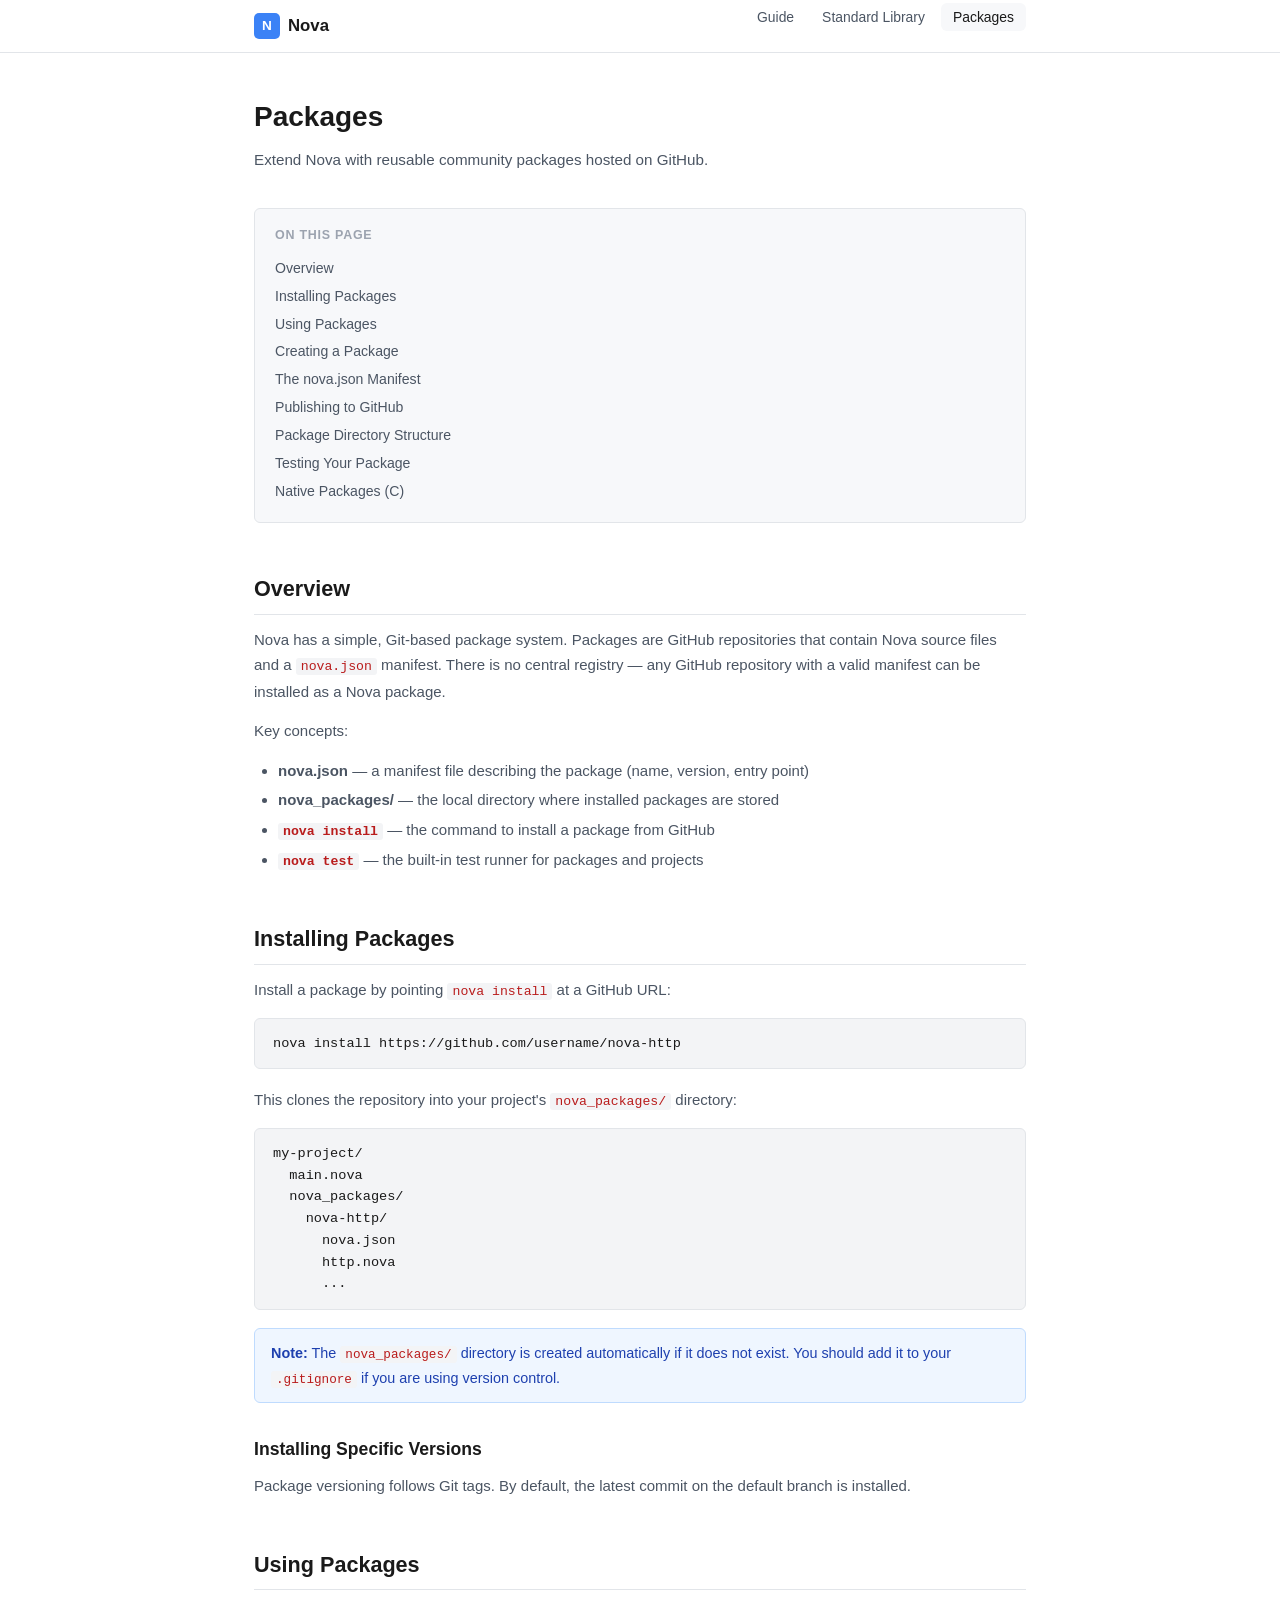
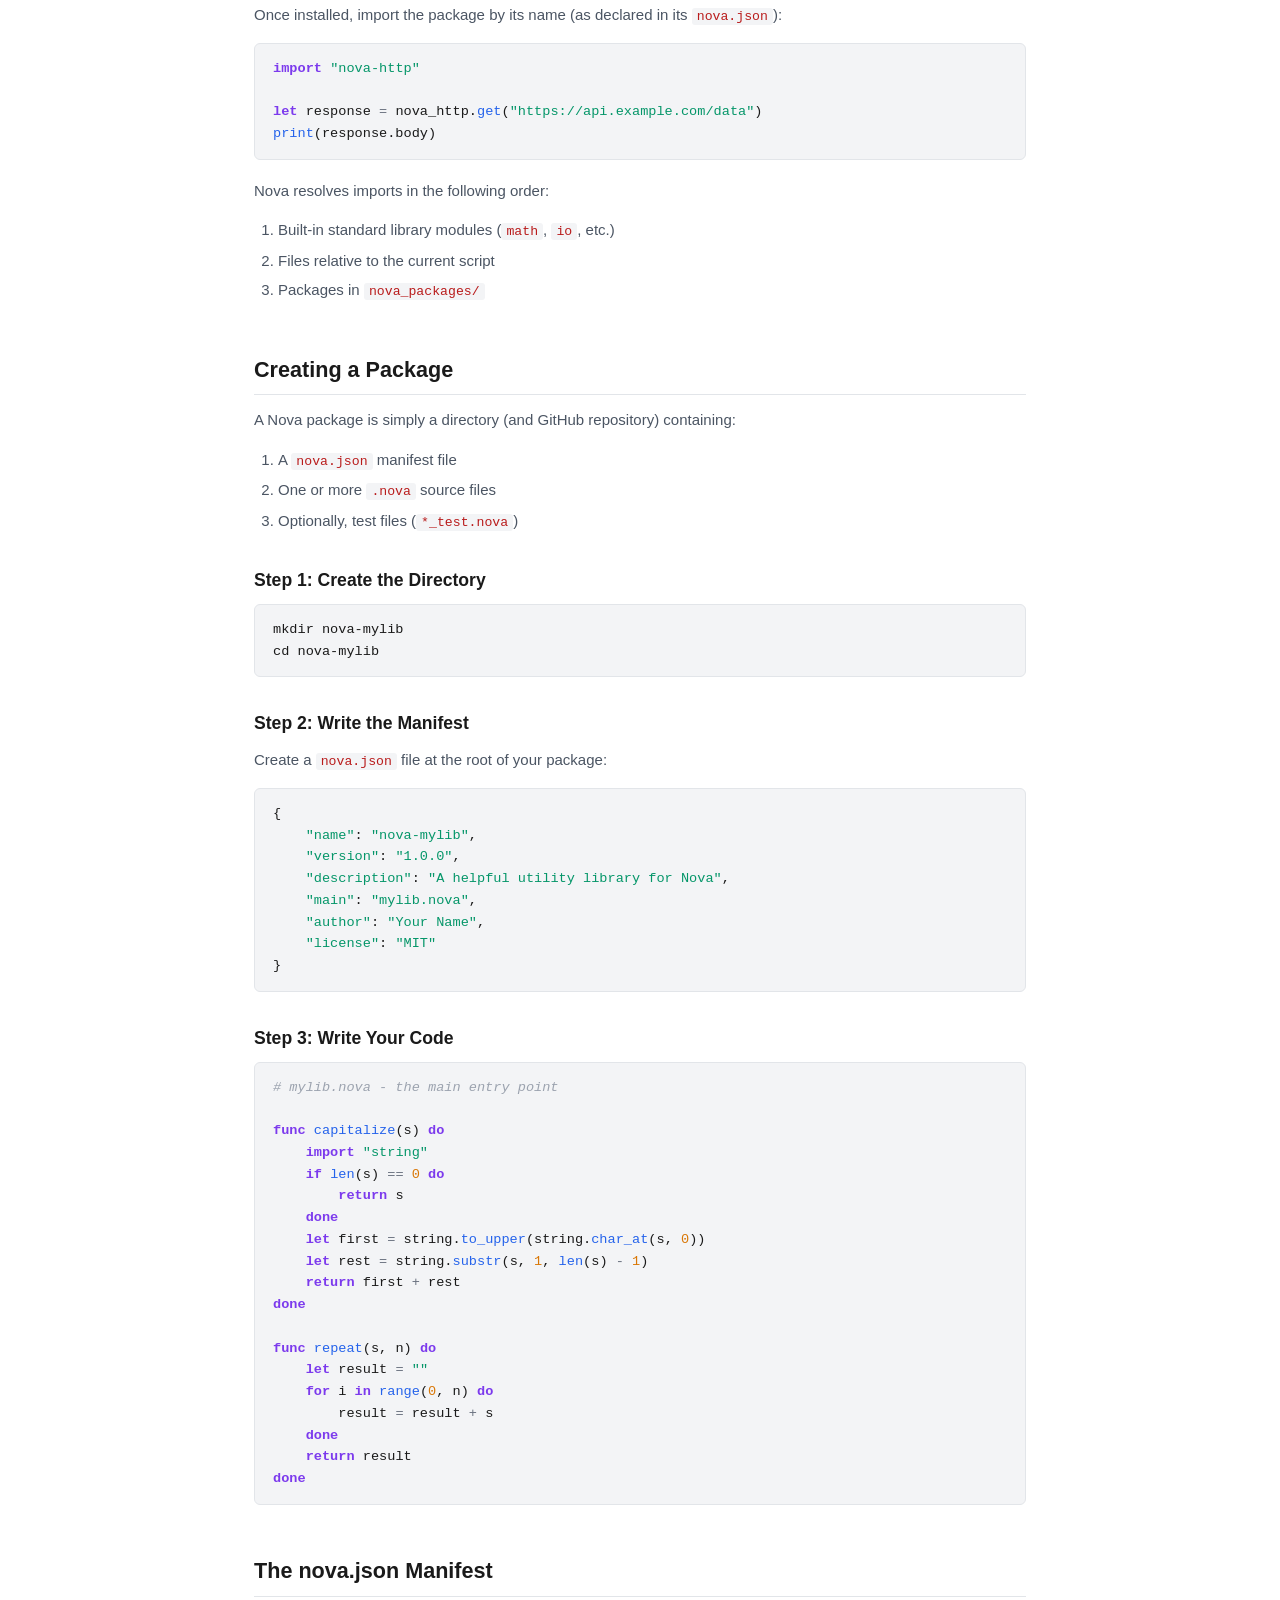
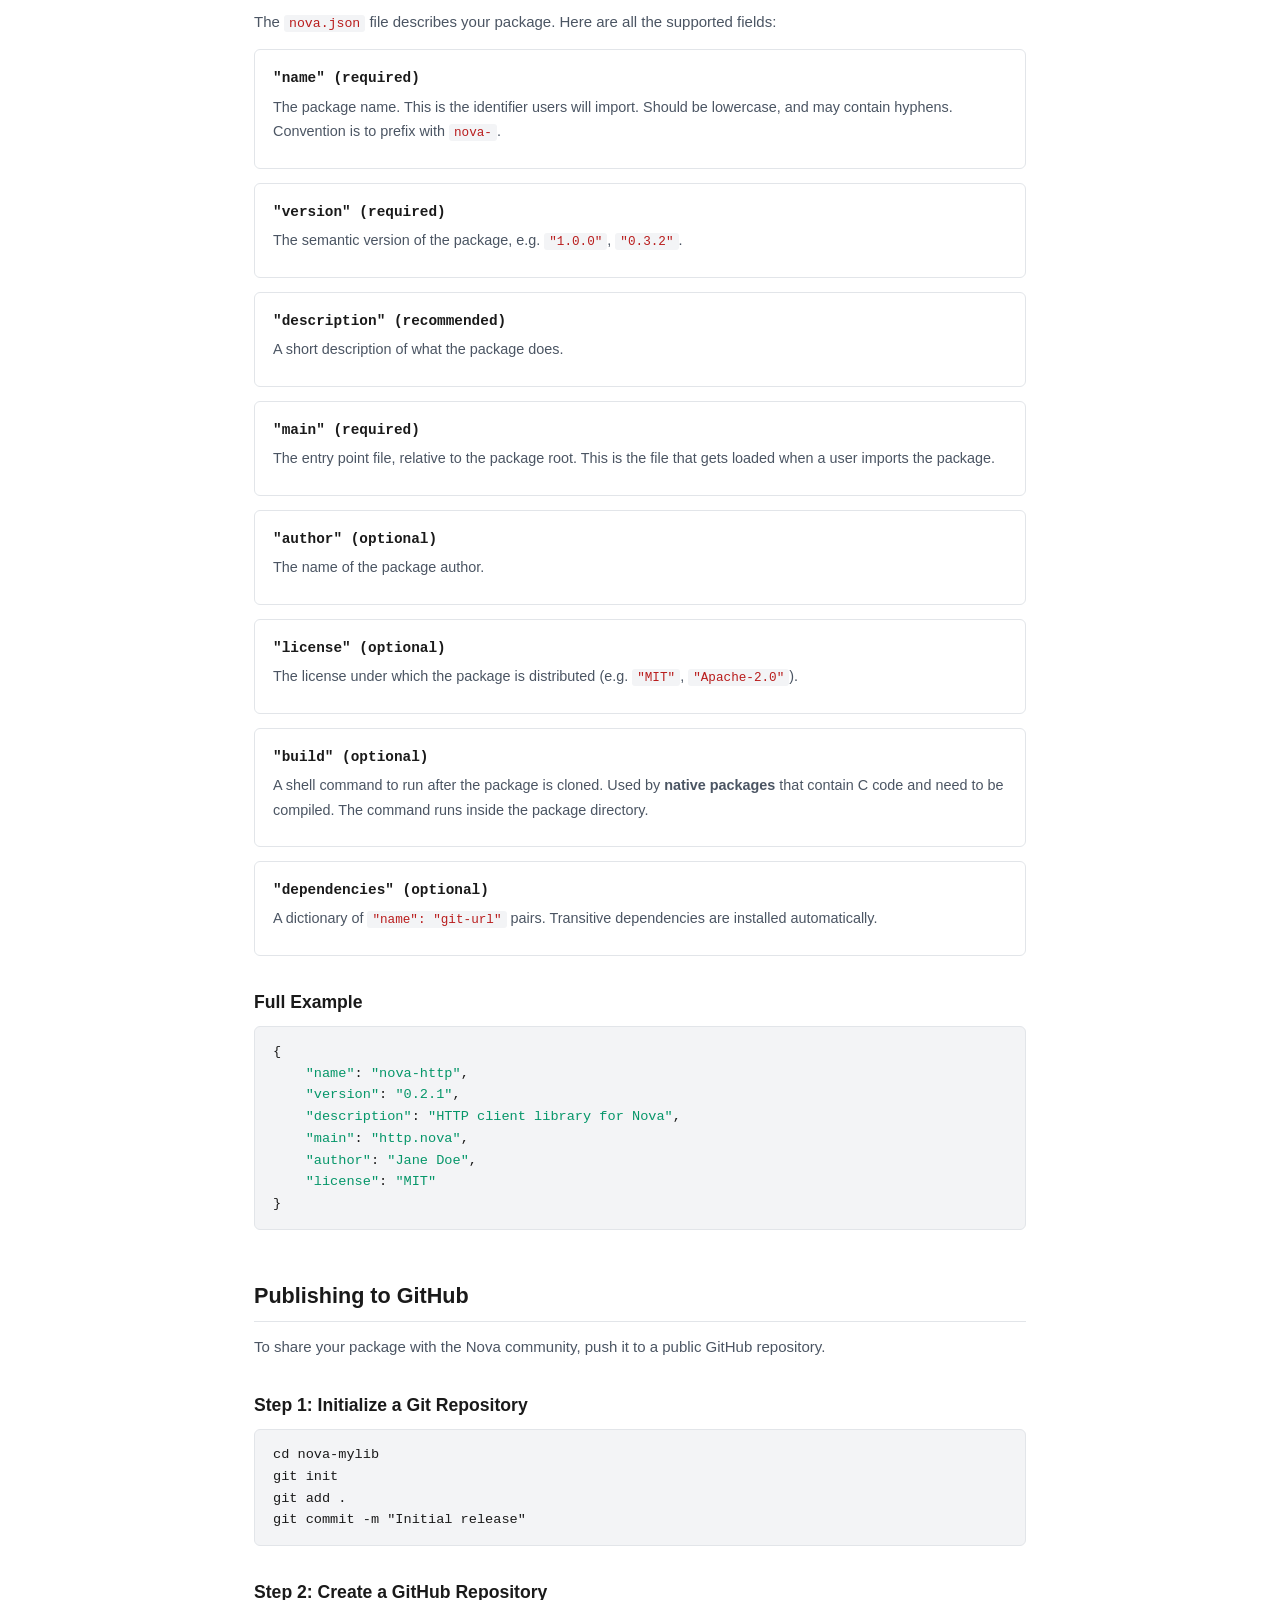
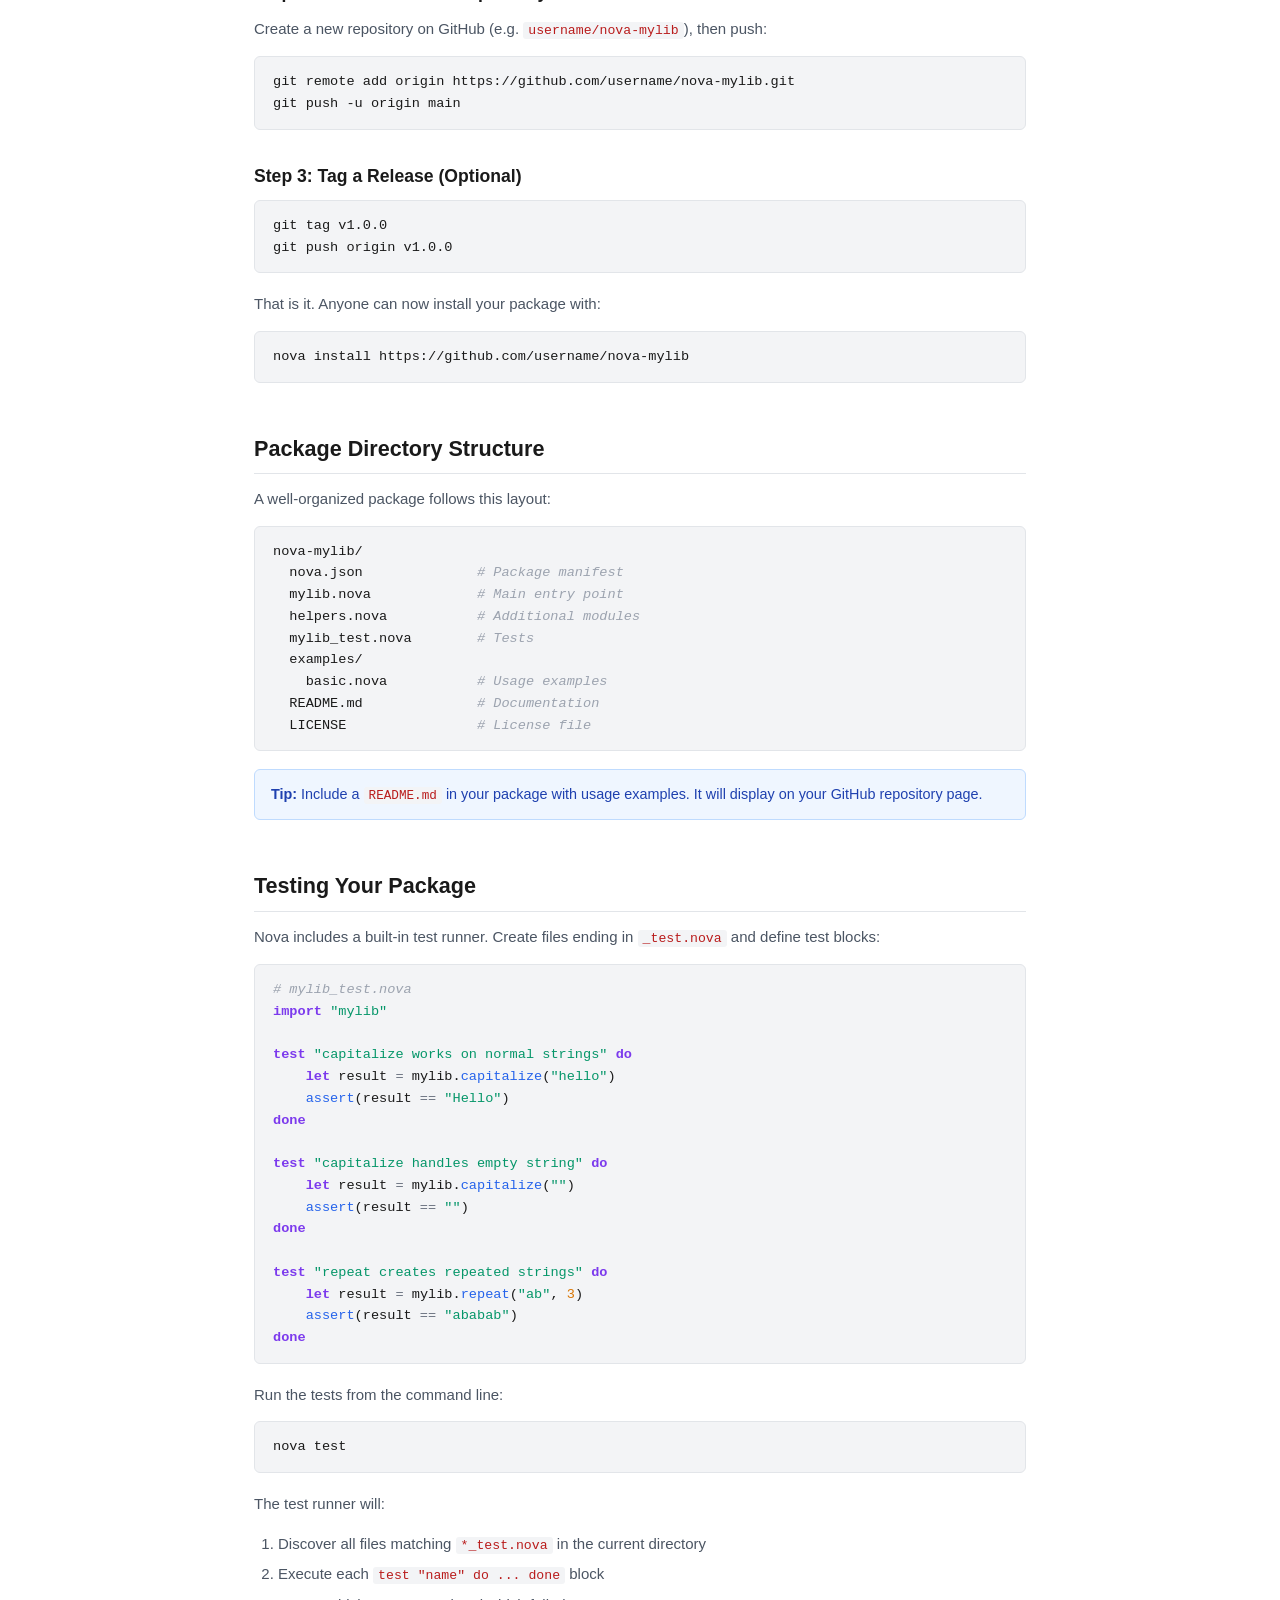
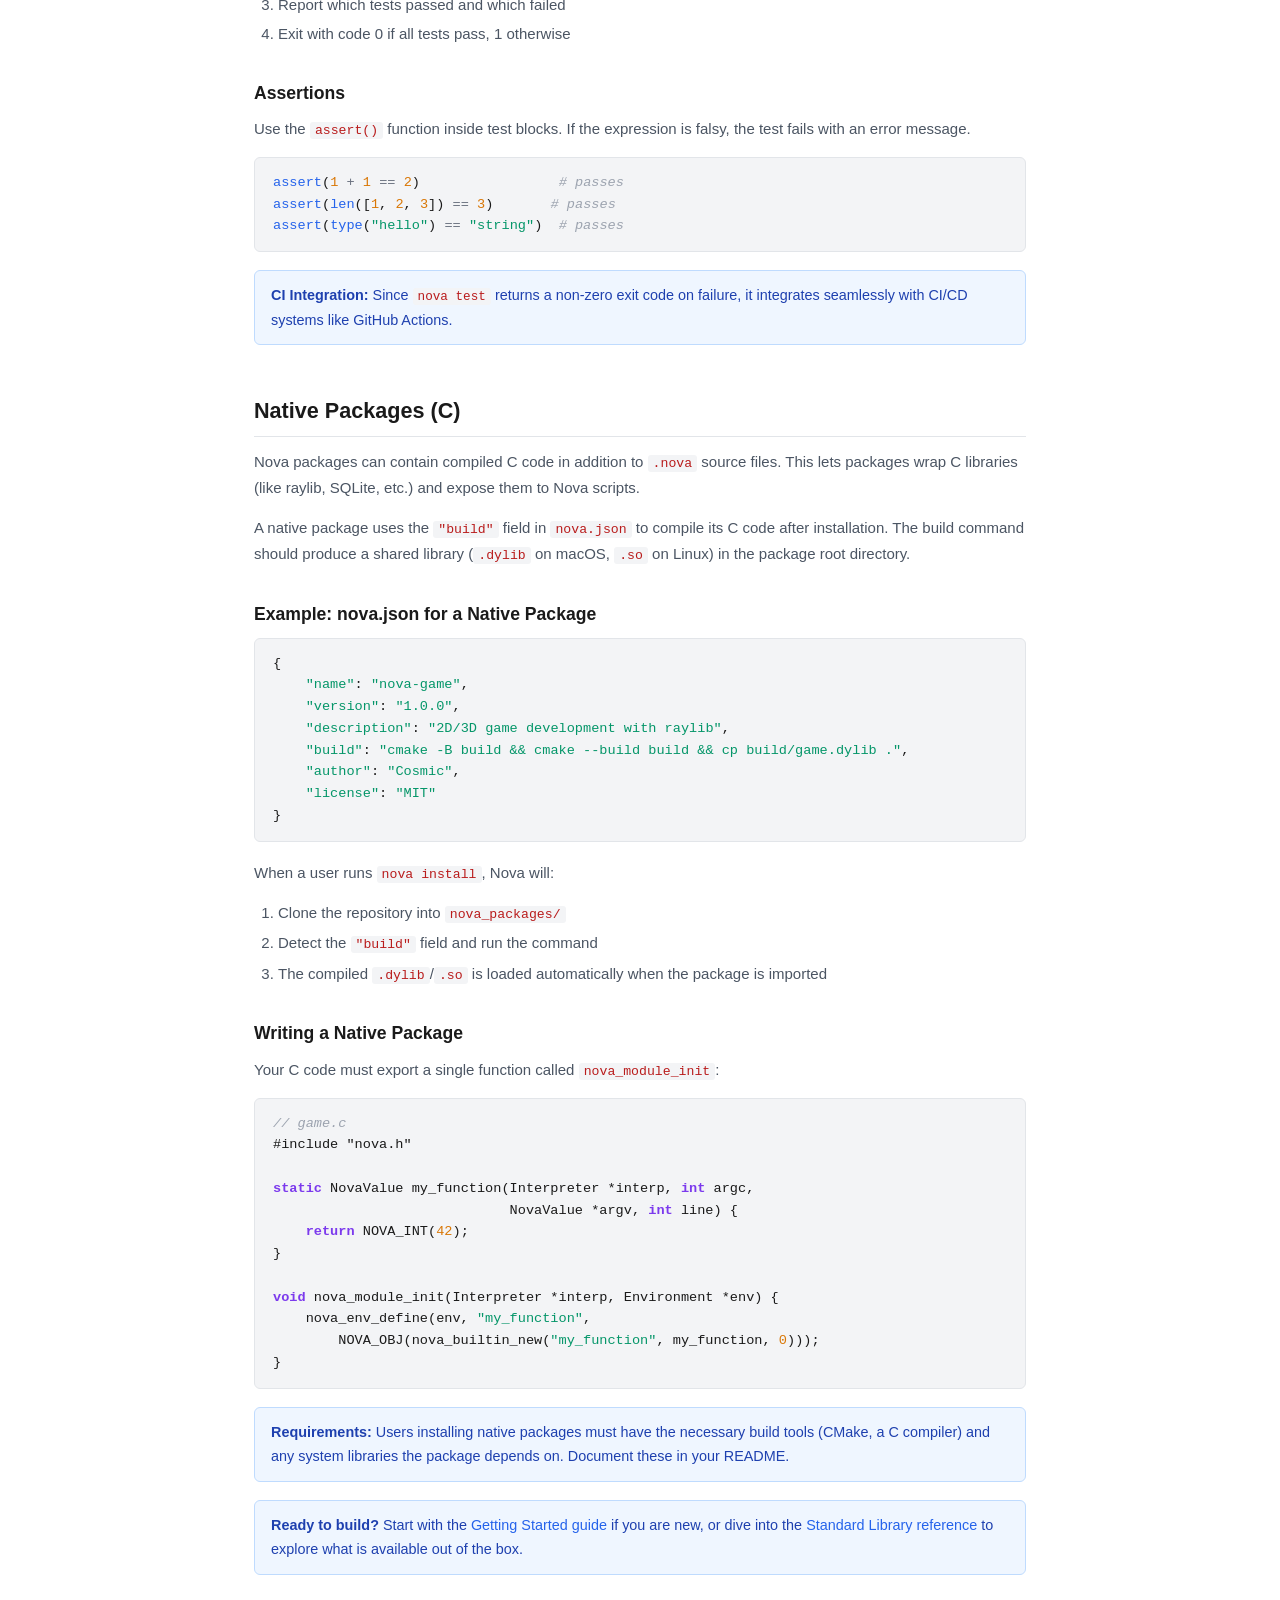
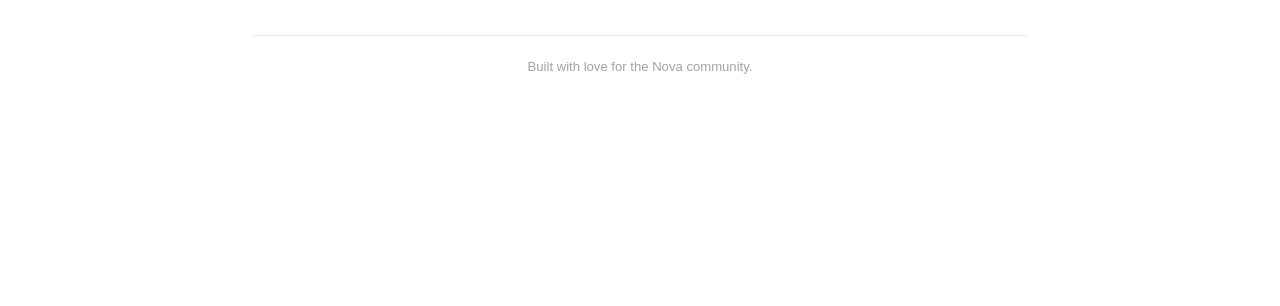
<file: docs/packages.html>
<!DOCTYPE html>
<html lang="en">
<head>
    <meta charset="UTF-8">
    <meta name="viewport" content="width=device-width, initial-scale=1.0">
    <title>Packages - Nova Programming Language</title>
    <meta name="description" content="Learn how to create, publish, install, and use Nova packages from the community.">
    <link rel="stylesheet" href="styles.css">
</head>
<body>
    <nav class="nav">
        <div class="nav-inner">
            <a href="index.html" class="nav-brand">
                <span class="nav-mark">N</span>
                Nova
            </a>
            <ul class="nav-links">
                <li><a href="getting-started.html">Guide</a></li>
                <li><a href="stdlib.html">Standard Library</a></li>
                <li><a href="packages.html" class="active">Packages</a></li>
            </ul>
        </div>
    </nav>

    <div class="page">
        <h1 class="page-title">Packages</h1>
        <p class="page-subtitle">Extend Nova with reusable community packages hosted on GitHub.</p>

        <div class="toc">
            <div class="toc-title">On this page</div>
            <ul>
                <li><a href="#overview">Overview</a></li>
                <li><a href="#installing">Installing Packages</a></li>
                <li><a href="#using">Using Packages</a></li>
                <li><a href="#creating">Creating a Package</a></li>
                <li><a href="#manifest">The nova.json Manifest</a></li>
                <li><a href="#publishing">Publishing to GitHub</a></li>
                <li><a href="#structure">Package Directory Structure</a></li>
                <li><a href="#testing">Testing Your Package</a></li>
                <li><a href="#native">Native Packages (C)</a></li>
            </ul>
        </div>

        <!-- Overview -->
        <h2 id="overview">Overview</h2>
        <p>Nova has a simple, Git-based package system. Packages are GitHub repositories that contain Nova source files and a <code>nova.json</code> manifest. There is no central registry &mdash; any GitHub repository with a valid manifest can be installed as a Nova package.</p>

        <p>Key concepts:</p>
        <ul>
            <li><strong>nova.json</strong> &mdash; a manifest file describing the package (name, version, entry point)</li>
            <li><strong>nova_packages/</strong> &mdash; the local directory where installed packages are stored</li>
            <li><strong><code>nova install</code></strong> &mdash; the command to install a package from GitHub</li>
            <li><strong><code>nova test</code></strong> &mdash; the built-in test runner for packages and projects</li>
        </ul>

        <!-- Installing -->
        <h2 id="installing">Installing Packages</h2>
        <p>Install a package by pointing <code>nova install</code> at a GitHub URL:</p>
<pre><code>nova install https://github.com/username/nova-http</code></pre>

        <p>This clones the repository into your project's <code>nova_packages/</code> directory:</p>
<pre><code>my-project/
  main.nova
  nova_packages/
    nova-http/
      nova.json
      http.nova
      ...</code></pre>

        <div class="note">
            <p><strong>Note:</strong> The <code>nova_packages/</code> directory is created automatically if it does not exist. You should add it to your <code>.gitignore</code> if you are using version control.</p>
        </div>

        <h3>Installing Specific Versions</h3>
        <p>Package versioning follows Git tags. By default, the latest commit on the default branch is installed.</p>

        <!-- Using -->
        <h2 id="using">Using Packages</h2>
        <p>Once installed, import the package by its name (as declared in its <code>nova.json</code>):</p>
<pre><code><span class="kw">import</span> <span class="st">"nova-http"</span>

<span class="kw">let</span> response <span class="op">=</span> nova_http.<span class="fn">get</span>(<span class="st">"https://api.example.com/data"</span>)
<span class="bi">print</span>(response.body)</code></pre>

        <p>Nova resolves imports in the following order:</p>
        <ol>
            <li>Built-in standard library modules (<code>math</code>, <code>io</code>, etc.)</li>
            <li>Files relative to the current script</li>
            <li>Packages in <code>nova_packages/</code></li>
        </ol>

        <!-- Creating -->
        <h2 id="creating">Creating a Package</h2>
        <p>A Nova package is simply a directory (and GitHub repository) containing:</p>
        <ol>
            <li>A <code>nova.json</code> manifest file</li>
            <li>One or more <code>.nova</code> source files</li>
            <li>Optionally, test files (<code>*_test.nova</code>)</li>
        </ol>

        <h3>Step 1: Create the Directory</h3>
<pre><code>mkdir nova-mylib
cd nova-mylib</code></pre>

        <h3>Step 2: Write the Manifest</h3>
        <p>Create a <code>nova.json</code> file at the root of your package:</p>
<pre><code>{
    <span class="st">"name"</span>: <span class="st">"nova-mylib"</span>,
    <span class="st">"version"</span>: <span class="st">"1.0.0"</span>,
    <span class="st">"description"</span>: <span class="st">"A helpful utility library for Nova"</span>,
    <span class="st">"main"</span>: <span class="st">"mylib.nova"</span>,
    <span class="st">"author"</span>: <span class="st">"Your Name"</span>,
    <span class="st">"license"</span>: <span class="st">"MIT"</span>
}</code></pre>

        <h3>Step 3: Write Your Code</h3>
<pre><code><span class="cm"># mylib.nova - the main entry point</span>

<span class="kw">func</span> <span class="fn">capitalize</span>(s) <span class="kw">do</span>
    <span class="kw">import</span> <span class="st">"string"</span>
    <span class="kw">if</span> <span class="bi">len</span>(s) <span class="op">==</span> <span class="nu">0</span> <span class="kw">do</span>
        <span class="kw">return</span> s
    <span class="kw">done</span>
    <span class="kw">let</span> first <span class="op">=</span> string.<span class="fn">to_upper</span>(string.<span class="fn">char_at</span>(s, <span class="nu">0</span>))
    <span class="kw">let</span> rest <span class="op">=</span> string.<span class="fn">substr</span>(s, <span class="nu">1</span>, <span class="bi">len</span>(s) <span class="op">-</span> <span class="nu">1</span>)
    <span class="kw">return</span> first <span class="op">+</span> rest
<span class="kw">done</span>

<span class="kw">func</span> <span class="fn">repeat</span>(s, n) <span class="kw">do</span>
    <span class="kw">let</span> result <span class="op">=</span> <span class="st">""</span>
    <span class="kw">for</span> i <span class="kw">in</span> <span class="bi">range</span>(<span class="nu">0</span>, n) <span class="kw">do</span>
        result <span class="op">=</span> result <span class="op">+</span> s
    <span class="kw">done</span>
    <span class="kw">return</span> result
<span class="kw">done</span></code></pre>

        <!-- Manifest -->
        <h2 id="manifest">The nova.json Manifest</h2>
        <p>The <code>nova.json</code> file describes your package. Here are all the supported fields:</p>

        <div class="func">
            <div class="func-sig">"name" (required)</div>
            <div class="func-desc">The package name. This is the identifier users will import. Should be lowercase, and may contain hyphens. Convention is to prefix with <code>nova-</code>.</div>
        </div>

        <div class="func">
            <div class="func-sig">"version" (required)</div>
            <div class="func-desc">The semantic version of the package, e.g. <code>"1.0.0"</code>, <code>"0.3.2"</code>.</div>
        </div>

        <div class="func">
            <div class="func-sig">"description" (recommended)</div>
            <div class="func-desc">A short description of what the package does.</div>
        </div>

        <div class="func">
            <div class="func-sig">"main" (required)</div>
            <div class="func-desc">The entry point file, relative to the package root. This is the file that gets loaded when a user imports the package.</div>
        </div>

        <div class="func">
            <div class="func-sig">"author" (optional)</div>
            <div class="func-desc">The name of the package author.</div>
        </div>

        <div class="func">
            <div class="func-sig">"license" (optional)</div>
            <div class="func-desc">The license under which the package is distributed (e.g. <code>"MIT"</code>, <code>"Apache-2.0"</code>).</div>
        </div>

        <div class="func">
            <div class="func-sig">"build" (optional)</div>
            <div class="func-desc">A shell command to run after the package is cloned. Used by <strong>native packages</strong> that contain C code and need to be compiled. The command runs inside the package directory.</div>
        </div>

        <div class="func">
            <div class="func-sig">"dependencies" (optional)</div>
            <div class="func-desc">A dictionary of <code>"name": "git-url"</code> pairs. Transitive dependencies are installed automatically.</div>
        </div>

        <h3>Full Example</h3>
<pre><code>{
    <span class="st">"name"</span>: <span class="st">"nova-http"</span>,
    <span class="st">"version"</span>: <span class="st">"0.2.1"</span>,
    <span class="st">"description"</span>: <span class="st">"HTTP client library for Nova"</span>,
    <span class="st">"main"</span>: <span class="st">"http.nova"</span>,
    <span class="st">"author"</span>: <span class="st">"Jane Doe"</span>,
    <span class="st">"license"</span>: <span class="st">"MIT"</span>
}</code></pre>

        <!-- Publishing -->
        <h2 id="publishing">Publishing to GitHub</h2>
        <p>To share your package with the Nova community, push it to a public GitHub repository.</p>

        <h3>Step 1: Initialize a Git Repository</h3>
<pre><code>cd nova-mylib
git init
git add .
git commit -m "Initial release"</code></pre>

        <h3>Step 2: Create a GitHub Repository</h3>
        <p>Create a new repository on GitHub (e.g. <code>username/nova-mylib</code>), then push:</p>
<pre><code>git remote add origin https://github.com/username/nova-mylib.git
git push -u origin main</code></pre>

        <h3>Step 3: Tag a Release (Optional)</h3>
<pre><code>git tag v1.0.0
git push origin v1.0.0</code></pre>

        <p>That is it. Anyone can now install your package with:</p>
<pre><code>nova install https://github.com/username/nova-mylib</code></pre>

        <!-- Structure -->
        <h2 id="structure">Package Directory Structure</h2>
        <p>A well-organized package follows this layout:</p>
<pre><code>nova-mylib/
  nova.json              <span class="cm"># Package manifest</span>
  mylib.nova             <span class="cm"># Main entry point</span>
  helpers.nova           <span class="cm"># Additional modules</span>
  mylib_test.nova        <span class="cm"># Tests</span>
  examples/
    basic.nova           <span class="cm"># Usage examples</span>
  README.md              <span class="cm"># Documentation</span>
  LICENSE                <span class="cm"># License file</span></code></pre>

        <div class="note">
            <p><strong>Tip:</strong> Include a <code>README.md</code> in your package with usage examples. It will display on your GitHub repository page.</p>
        </div>

        <!-- Testing -->
        <h2 id="testing">Testing Your Package</h2>
        <p>Nova includes a built-in test runner. Create files ending in <code>_test.nova</code> and define test blocks:</p>
<pre><code><span class="cm"># mylib_test.nova</span>
<span class="kw">import</span> <span class="st">"mylib"</span>

<span class="kw">test</span> <span class="st">"capitalize works on normal strings"</span> <span class="kw">do</span>
    <span class="kw">let</span> result <span class="op">=</span> mylib.<span class="fn">capitalize</span>(<span class="st">"hello"</span>)
    <span class="fn">assert</span>(result <span class="op">==</span> <span class="st">"Hello"</span>)
<span class="kw">done</span>

<span class="kw">test</span> <span class="st">"capitalize handles empty string"</span> <span class="kw">do</span>
    <span class="kw">let</span> result <span class="op">=</span> mylib.<span class="fn">capitalize</span>(<span class="st">""</span>)
    <span class="fn">assert</span>(result <span class="op">==</span> <span class="st">""</span>)
<span class="kw">done</span>

<span class="kw">test</span> <span class="st">"repeat creates repeated strings"</span> <span class="kw">do</span>
    <span class="kw">let</span> result <span class="op">=</span> mylib.<span class="fn">repeat</span>(<span class="st">"ab"</span>, <span class="nu">3</span>)
    <span class="fn">assert</span>(result <span class="op">==</span> <span class="st">"ababab"</span>)
<span class="kw">done</span></code></pre>

        <p>Run the tests from the command line:</p>
<pre><code>nova test</code></pre>

        <p>The test runner will:</p>
        <ol>
            <li>Discover all files matching <code>*_test.nova</code> in the current directory</li>
            <li>Execute each <code>test "name" do ... done</code> block</li>
            <li>Report which tests passed and which failed</li>
            <li>Exit with code 0 if all tests pass, 1 otherwise</li>
        </ol>

        <h3>Assertions</h3>
        <p>Use the <code>assert()</code> function inside test blocks. If the expression is falsy, the test fails with an error message.</p>
<pre><code><span class="fn">assert</span>(<span class="nu">1</span> <span class="op">+</span> <span class="nu">1</span> <span class="op">==</span> <span class="nu">2</span>)                 <span class="cm"># passes</span>
<span class="fn">assert</span>(<span class="bi">len</span>([<span class="nu">1</span>, <span class="nu">2</span>, <span class="nu">3</span>]) <span class="op">==</span> <span class="nu">3</span>)       <span class="cm"># passes</span>
<span class="fn">assert</span>(<span class="bi">type</span>(<span class="st">"hello"</span>) <span class="op">==</span> <span class="st">"string"</span>)  <span class="cm"># passes</span></code></pre>

        <div class="note">
            <p><strong>CI Integration:</strong> Since <code>nova test</code> returns a non-zero exit code on failure, it integrates seamlessly with CI/CD systems like GitHub Actions.</p>
        </div>

        <!-- Native -->
        <h2 id="native">Native Packages (C)</h2>
        <p>Nova packages can contain compiled C code in addition to <code>.nova</code> source files. This lets packages wrap C libraries (like raylib, SQLite, etc.) and expose them to Nova scripts.</p>

        <p>A native package uses the <code>"build"</code> field in <code>nova.json</code> to compile its C code after installation. The build command should produce a shared library (<code>.dylib</code> on macOS, <code>.so</code> on Linux) in the package root directory.</p>

        <h3>Example: nova.json for a Native Package</h3>
<pre><code>{
    <span class="st">"name"</span>: <span class="st">"nova-game"</span>,
    <span class="st">"version"</span>: <span class="st">"1.0.0"</span>,
    <span class="st">"description"</span>: <span class="st">"2D/3D game development with raylib"</span>,
    <span class="st">"build"</span>: <span class="st">"cmake -B build && cmake --build build && cp build/game.dylib ."</span>,
    <span class="st">"author"</span>: <span class="st">"Cosmic"</span>,
    <span class="st">"license"</span>: <span class="st">"MIT"</span>
}</code></pre>

        <p>When a user runs <code>nova install</code>, Nova will:</p>
        <ol>
            <li>Clone the repository into <code>nova_packages/</code></li>
            <li>Detect the <code>"build"</code> field and run the command</li>
            <li>The compiled <code>.dylib</code>/<code>.so</code> is loaded automatically when the package is imported</li>
        </ol>

        <h3>Writing a Native Package</h3>
        <p>Your C code must export a single function called <code>nova_module_init</code>:</p>
<pre><code><span class="cm">// game.c</span>
<span class="cp">#include "nova.h"</span>

<span class="kw">static</span> NovaValue my_function(Interpreter *interp, <span class="kw">int</span> argc,
                             NovaValue *argv, <span class="kw">int</span> line) {
    <span class="kw">return</span> NOVA_INT(<span class="nu">42</span>);
}

<span class="kw">void</span> nova_module_init(Interpreter *interp, Environment *env) {
    nova_env_define(env, <span class="st">"my_function"</span>,
        NOVA_OBJ(nova_builtin_new(<span class="st">"my_function"</span>, my_function, <span class="nu">0</span>)));
}</code></pre>

        <div class="note">
            <p><strong>Requirements:</strong> Users installing native packages must have the necessary build tools (CMake, a C compiler) and any system libraries the package depends on. Document these in your README.</p>
        </div>

        <div class="note">
            <p><strong>Ready to build?</strong> Start with the <a href="getting-started.html">Getting Started guide</a> if you are new, or dive into the <a href="stdlib.html">Standard Library reference</a> to explore what is available out of the box.</p>
        </div>

        <div class="footer">
            Built with love for the Nova community.
        </div>
    </div>
</body>
</html>
</file>
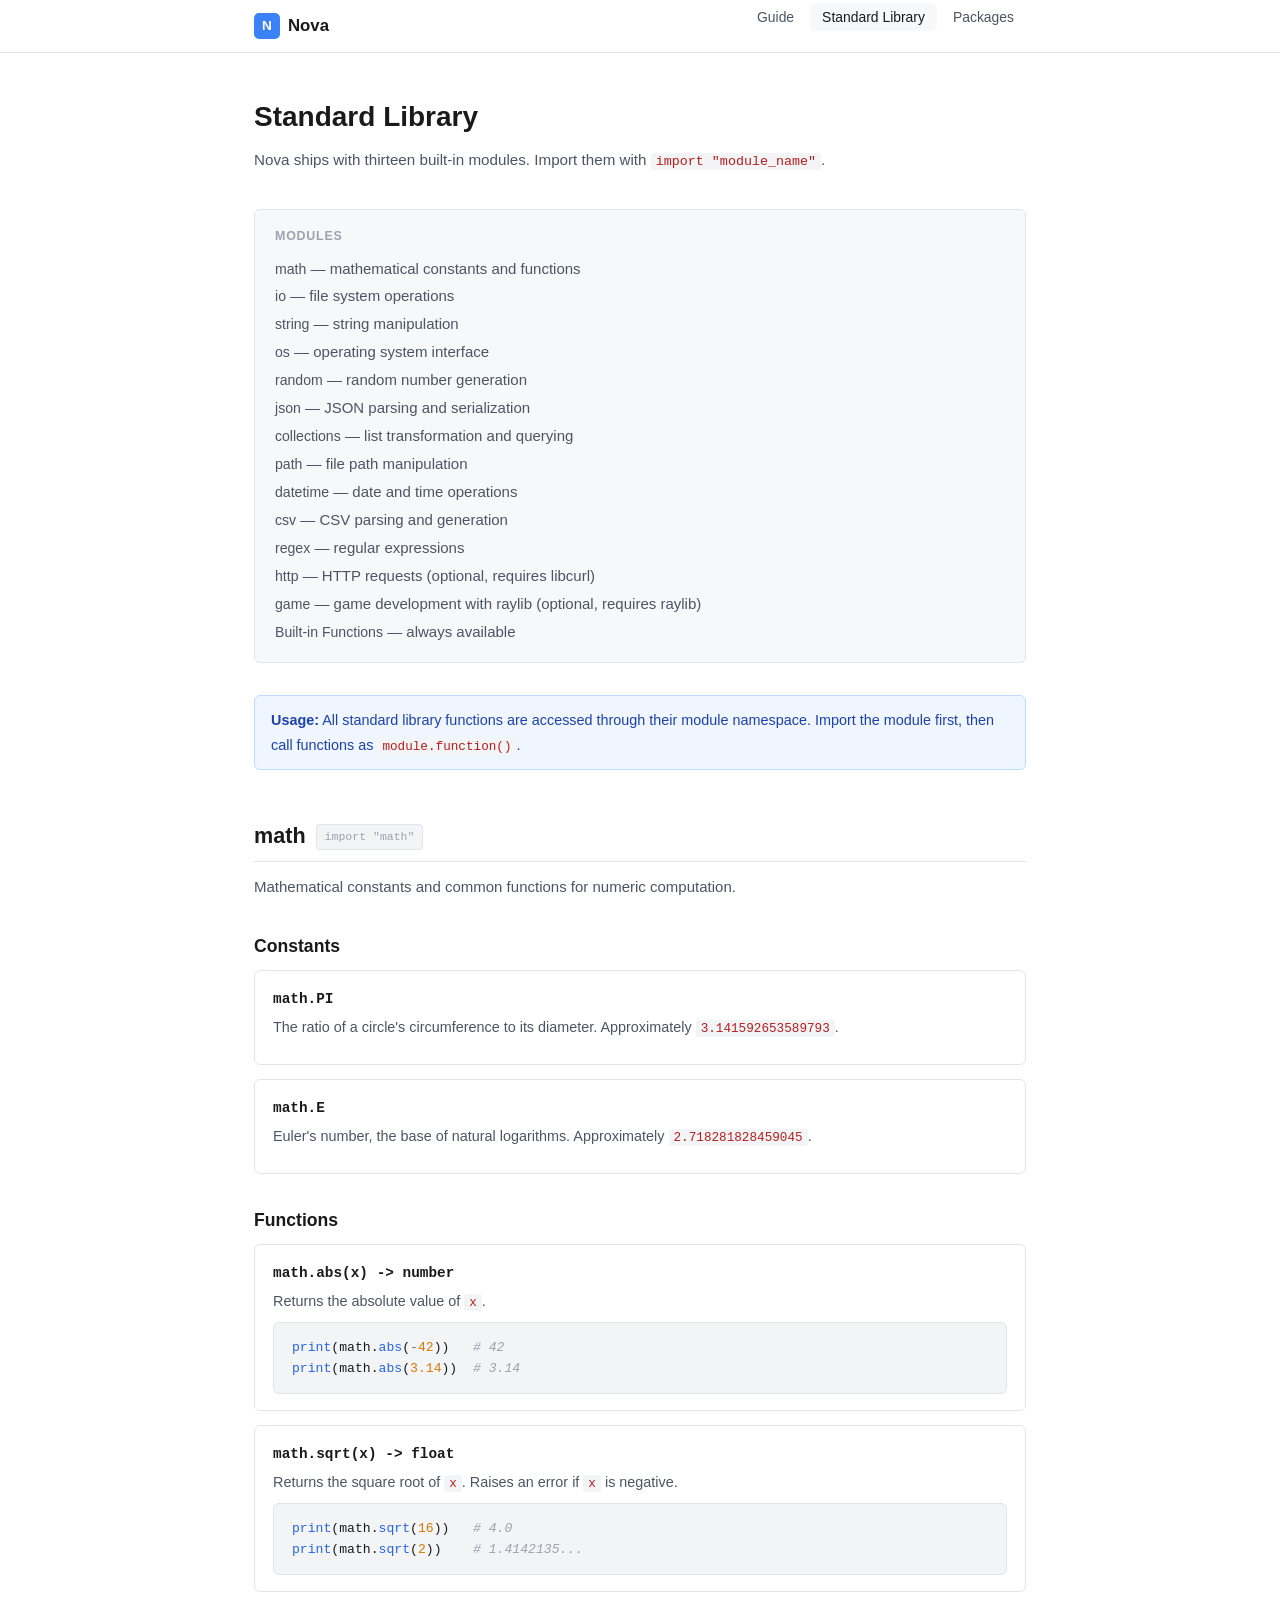
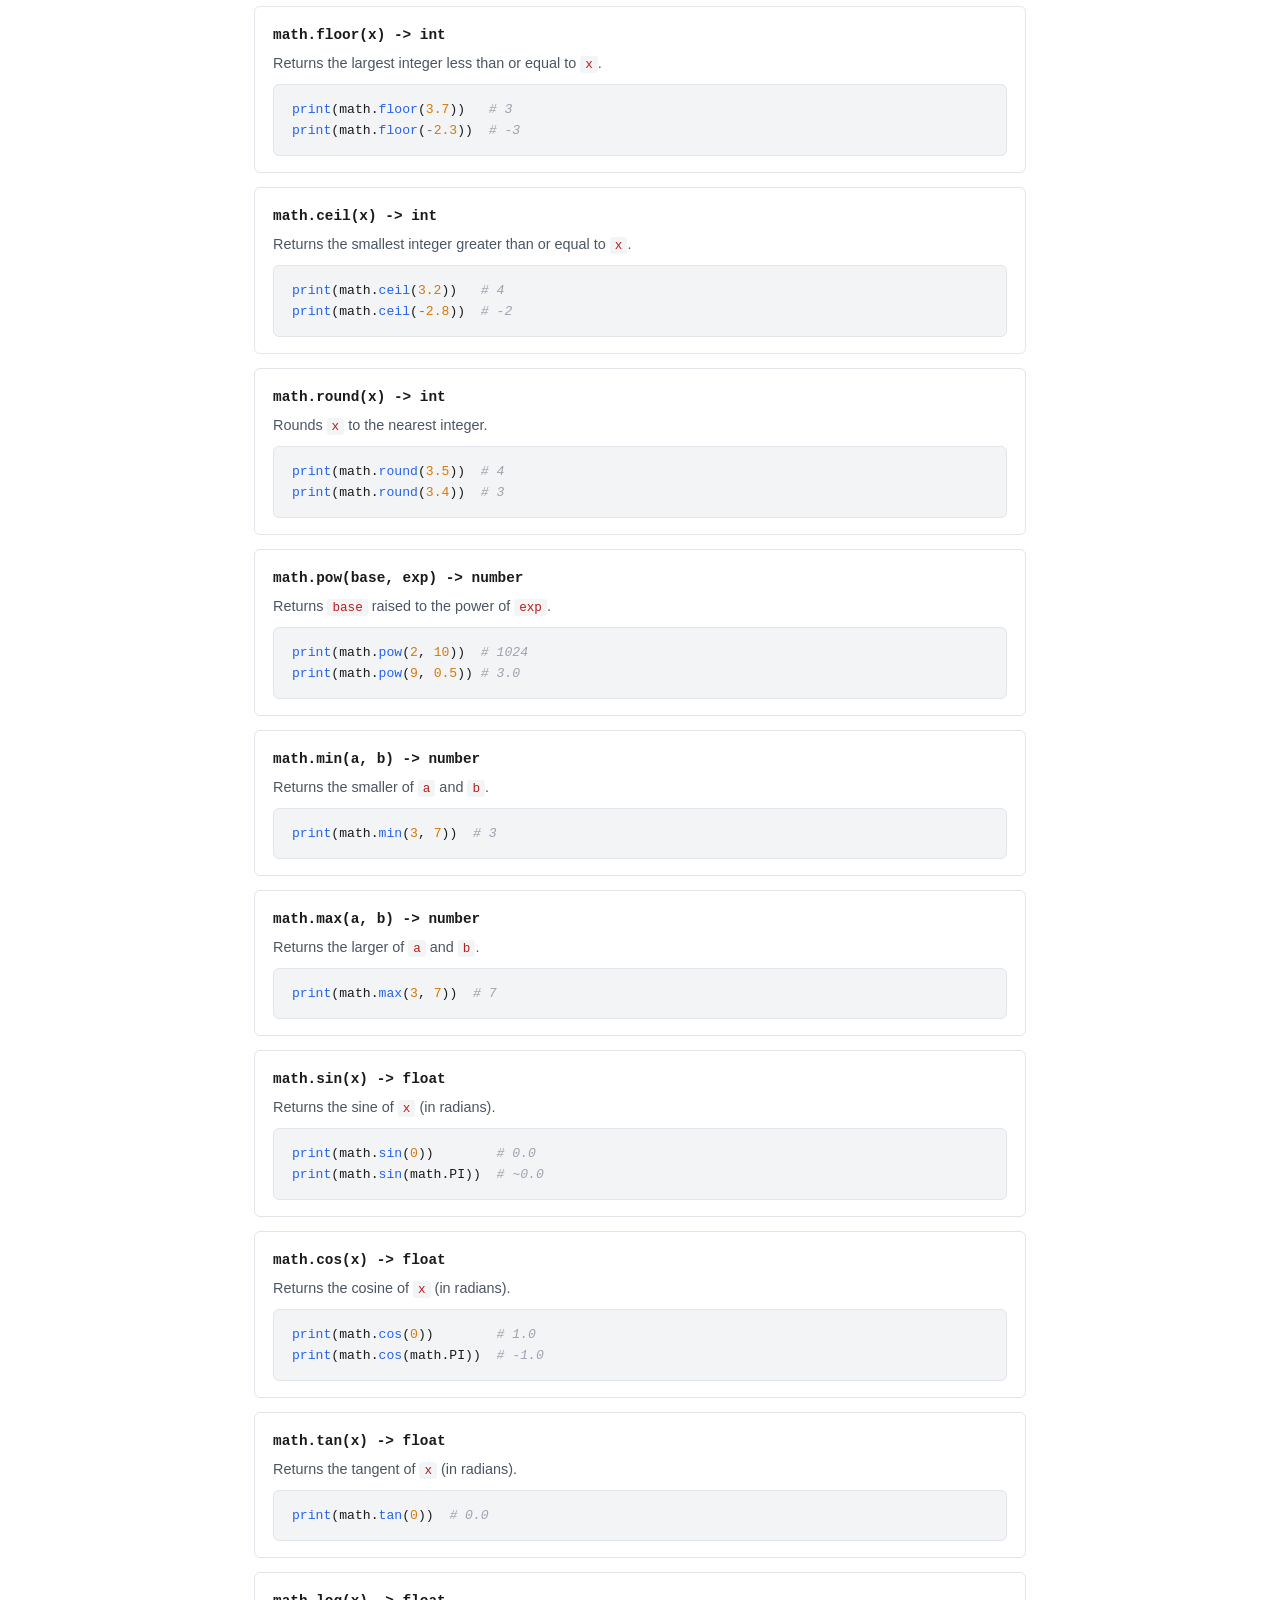
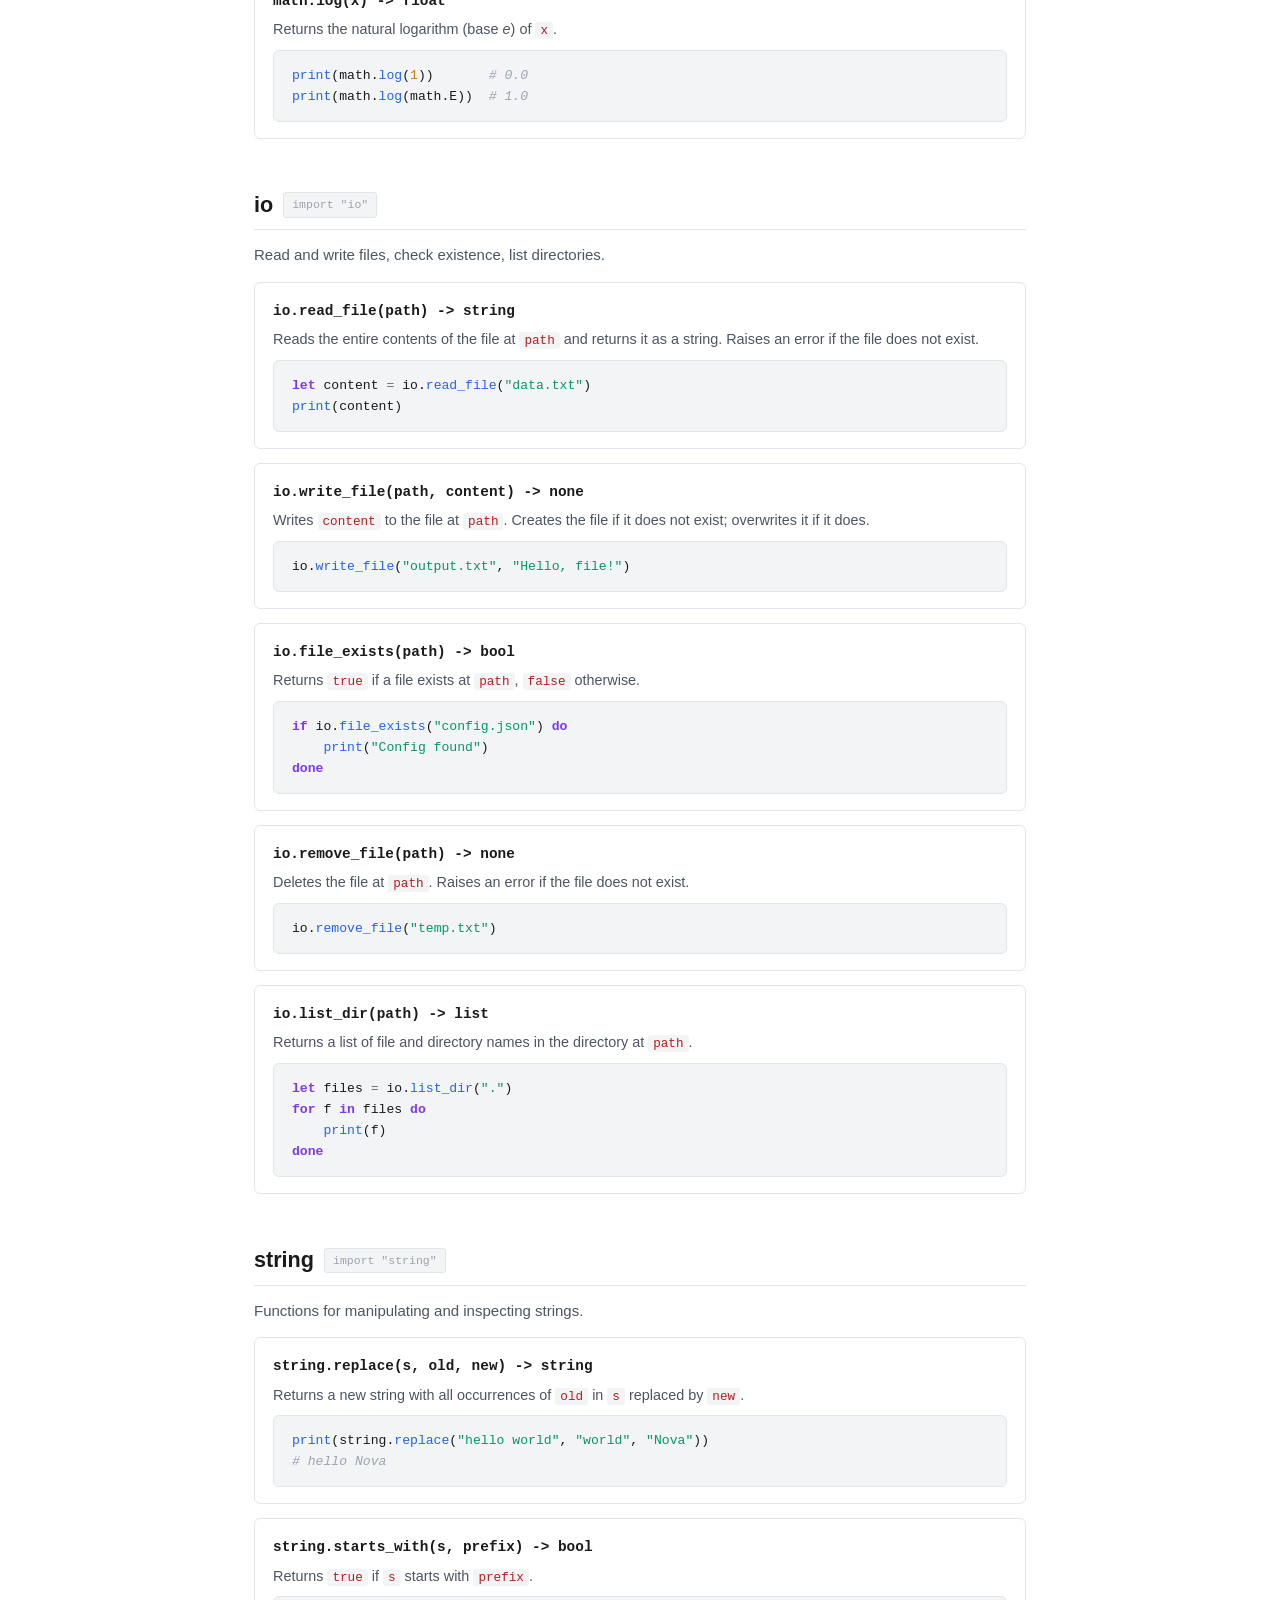
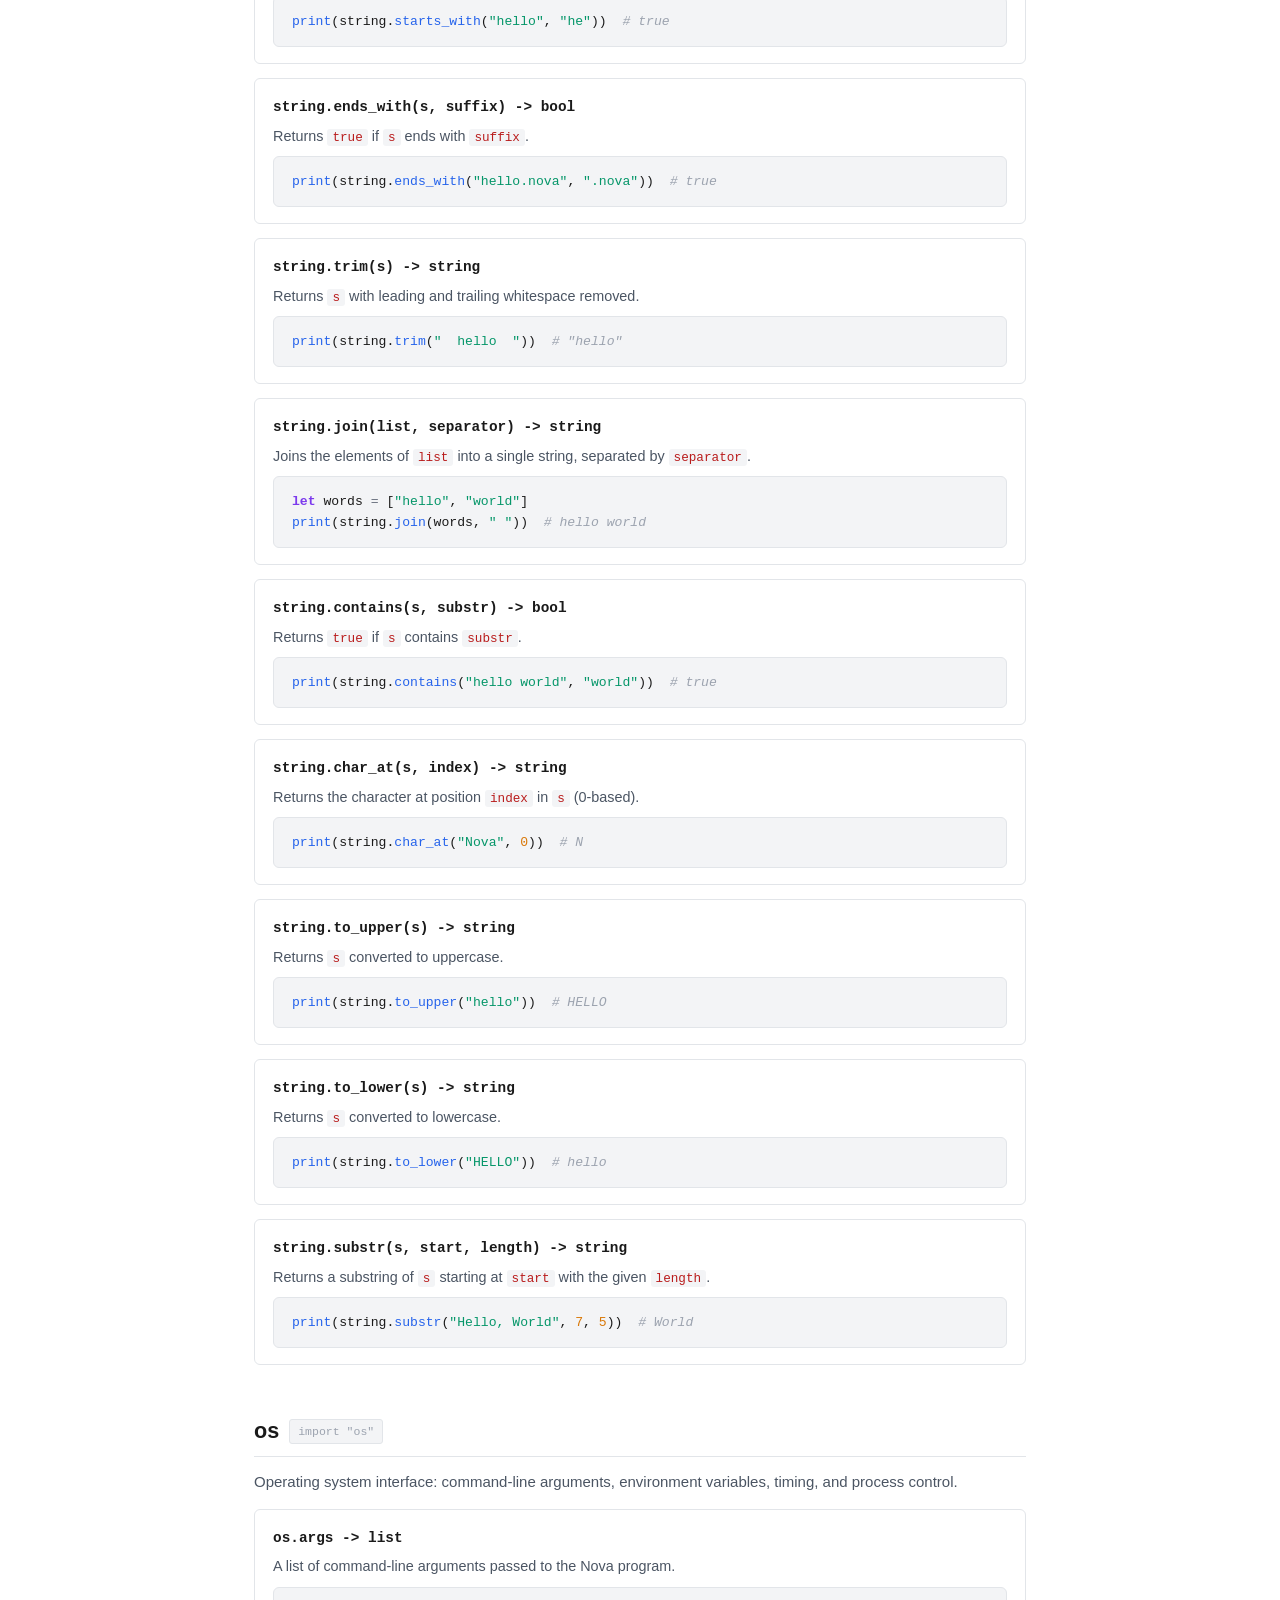
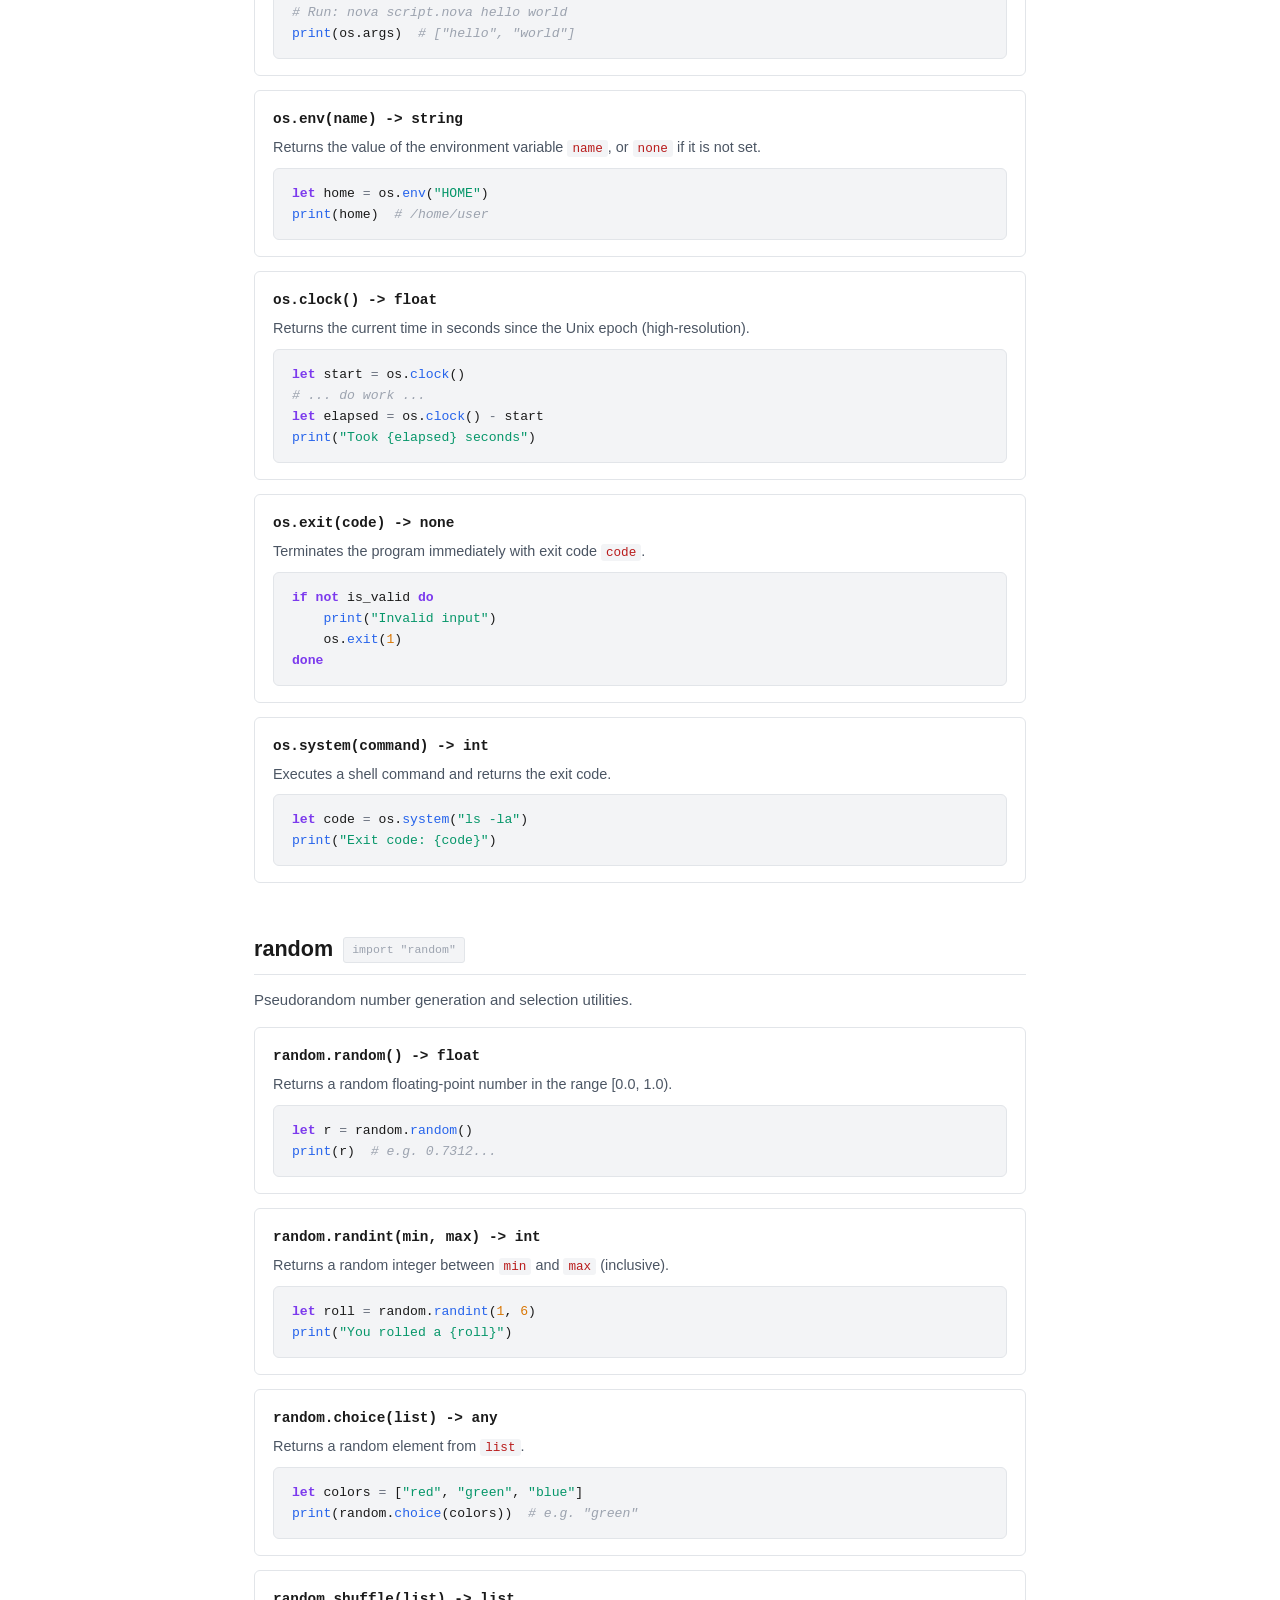
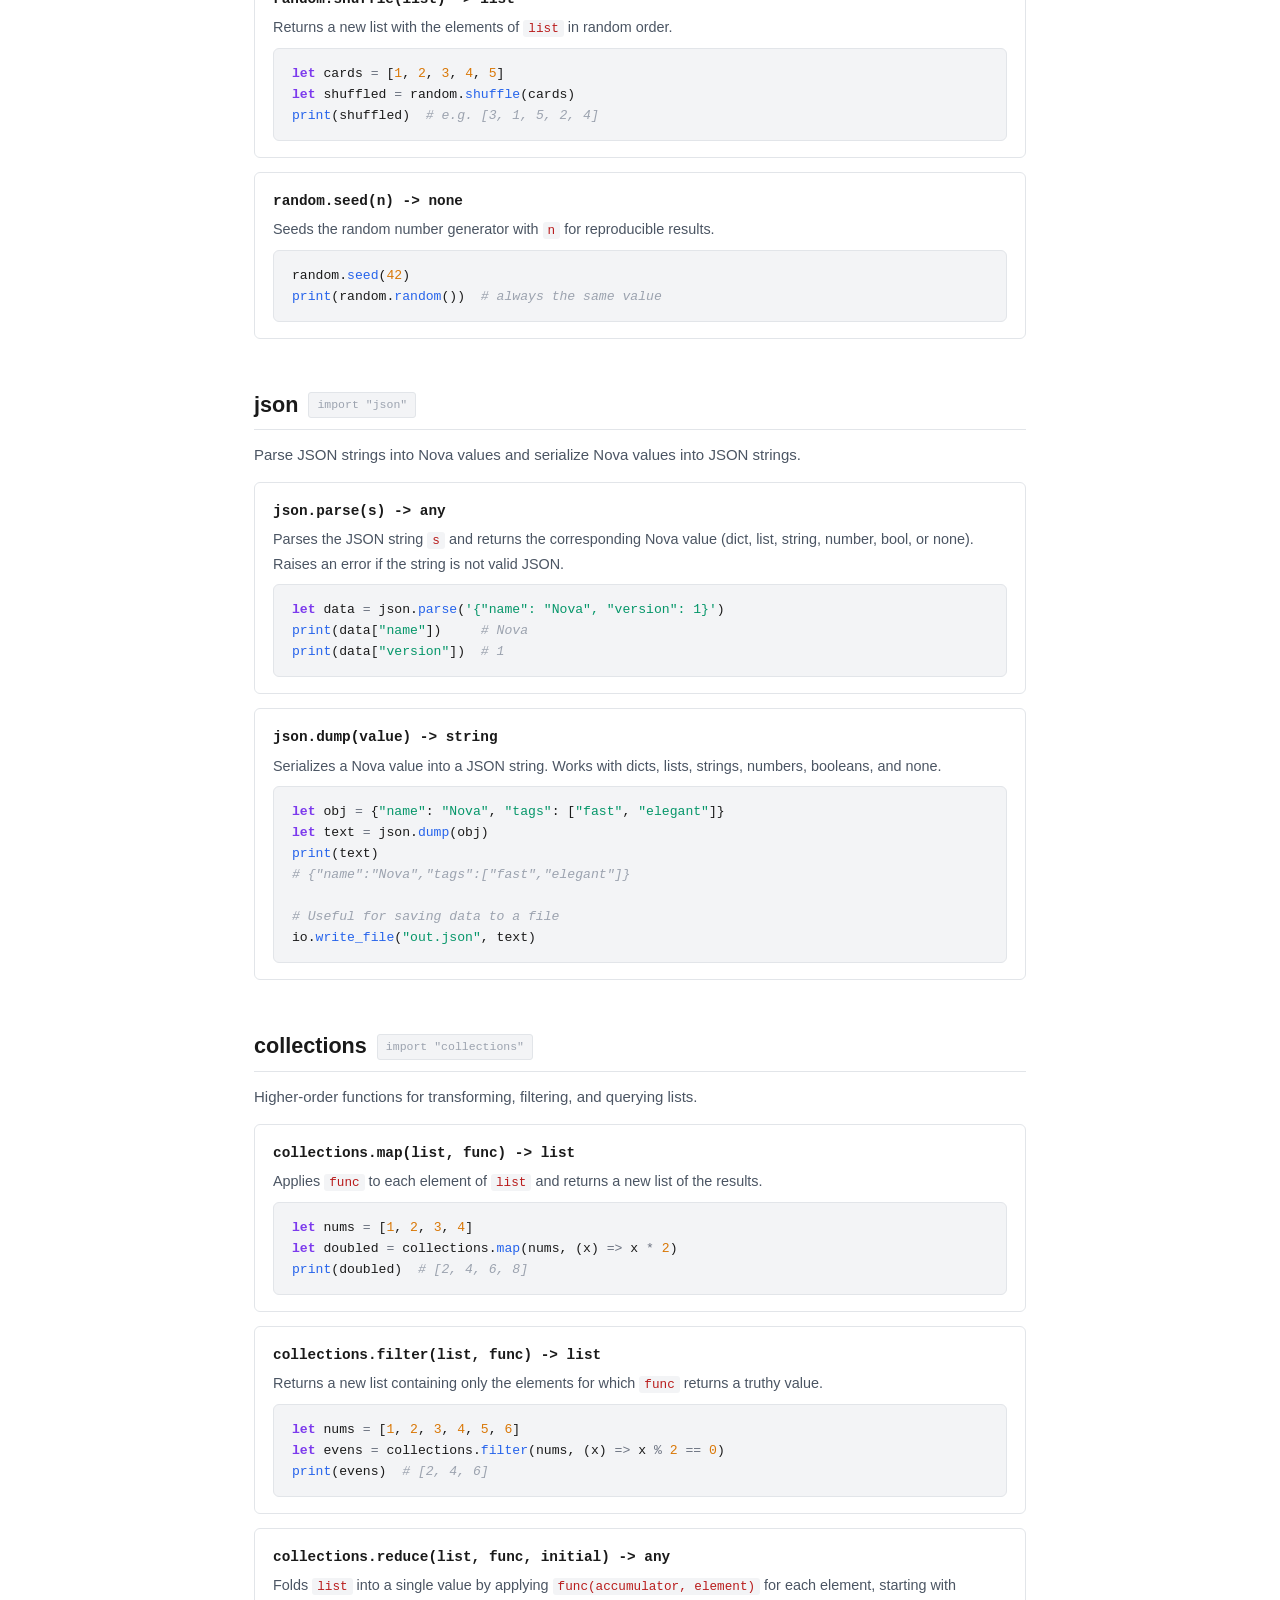
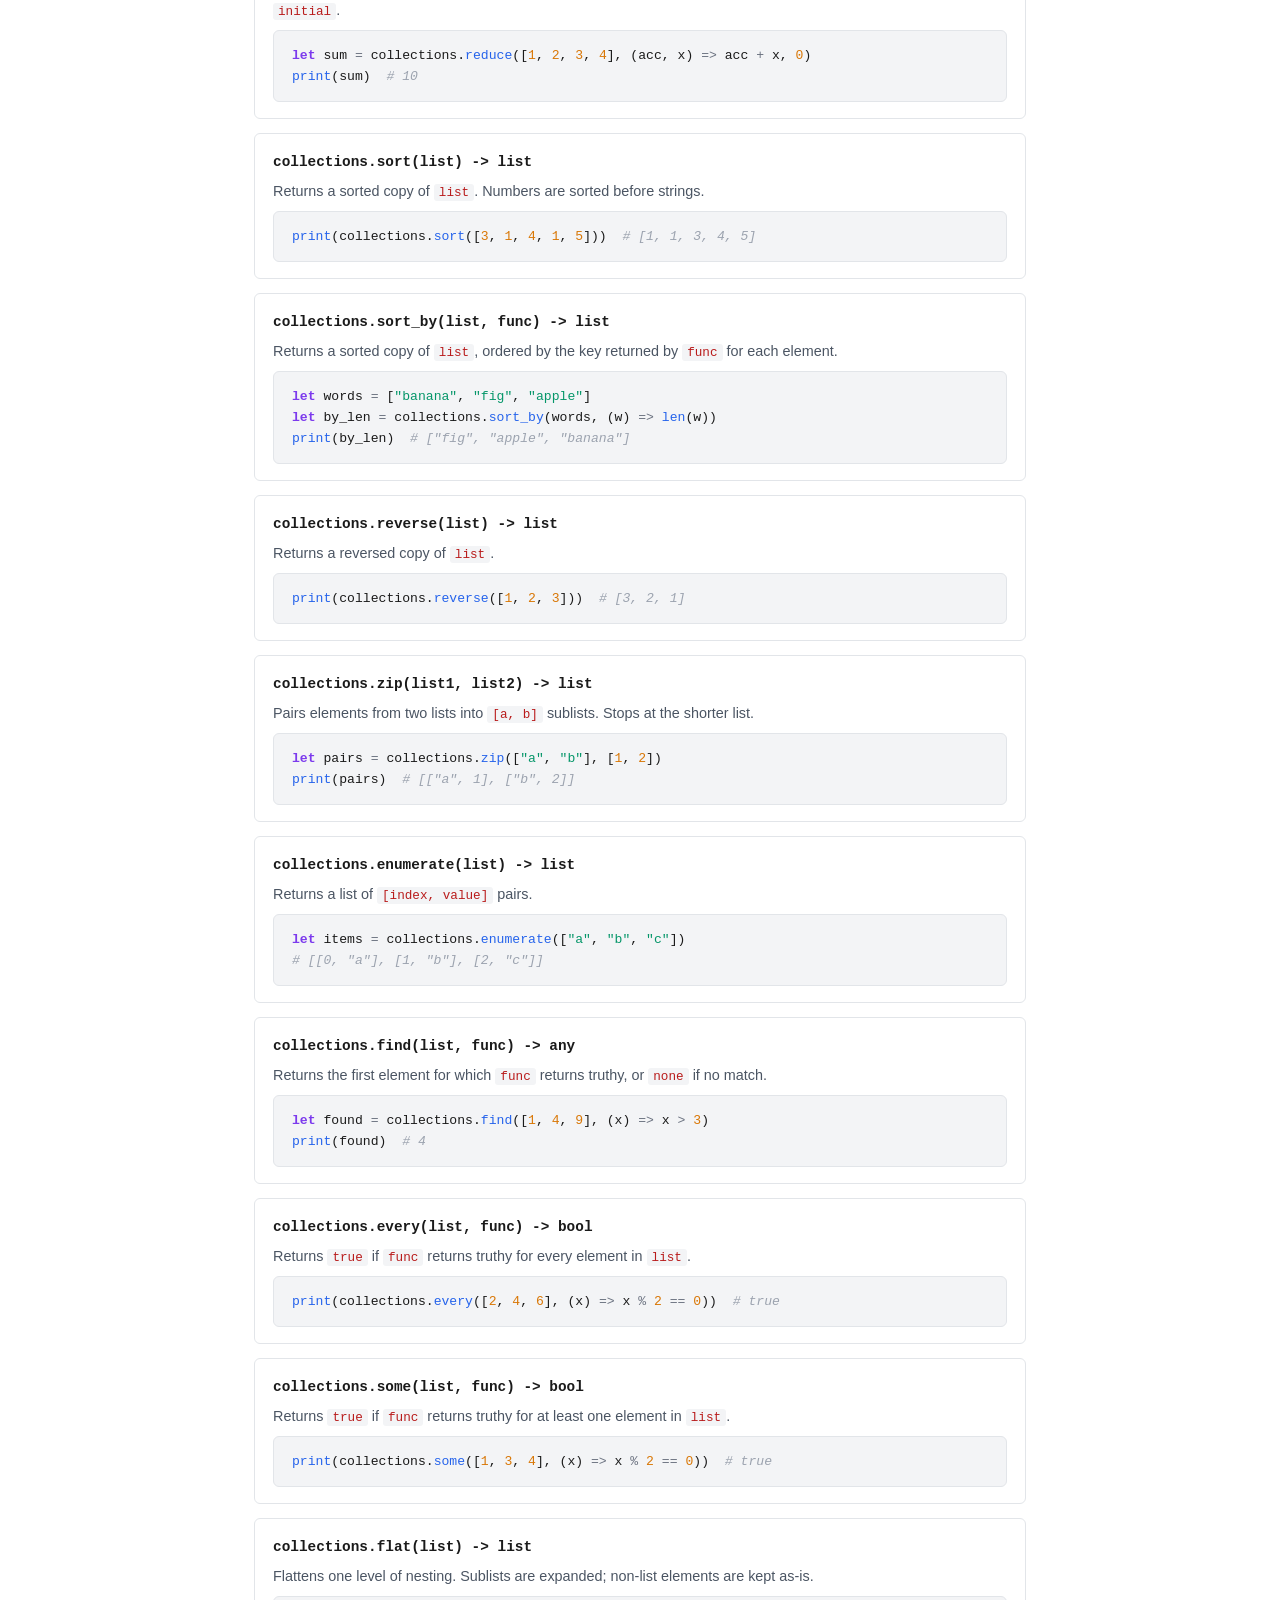
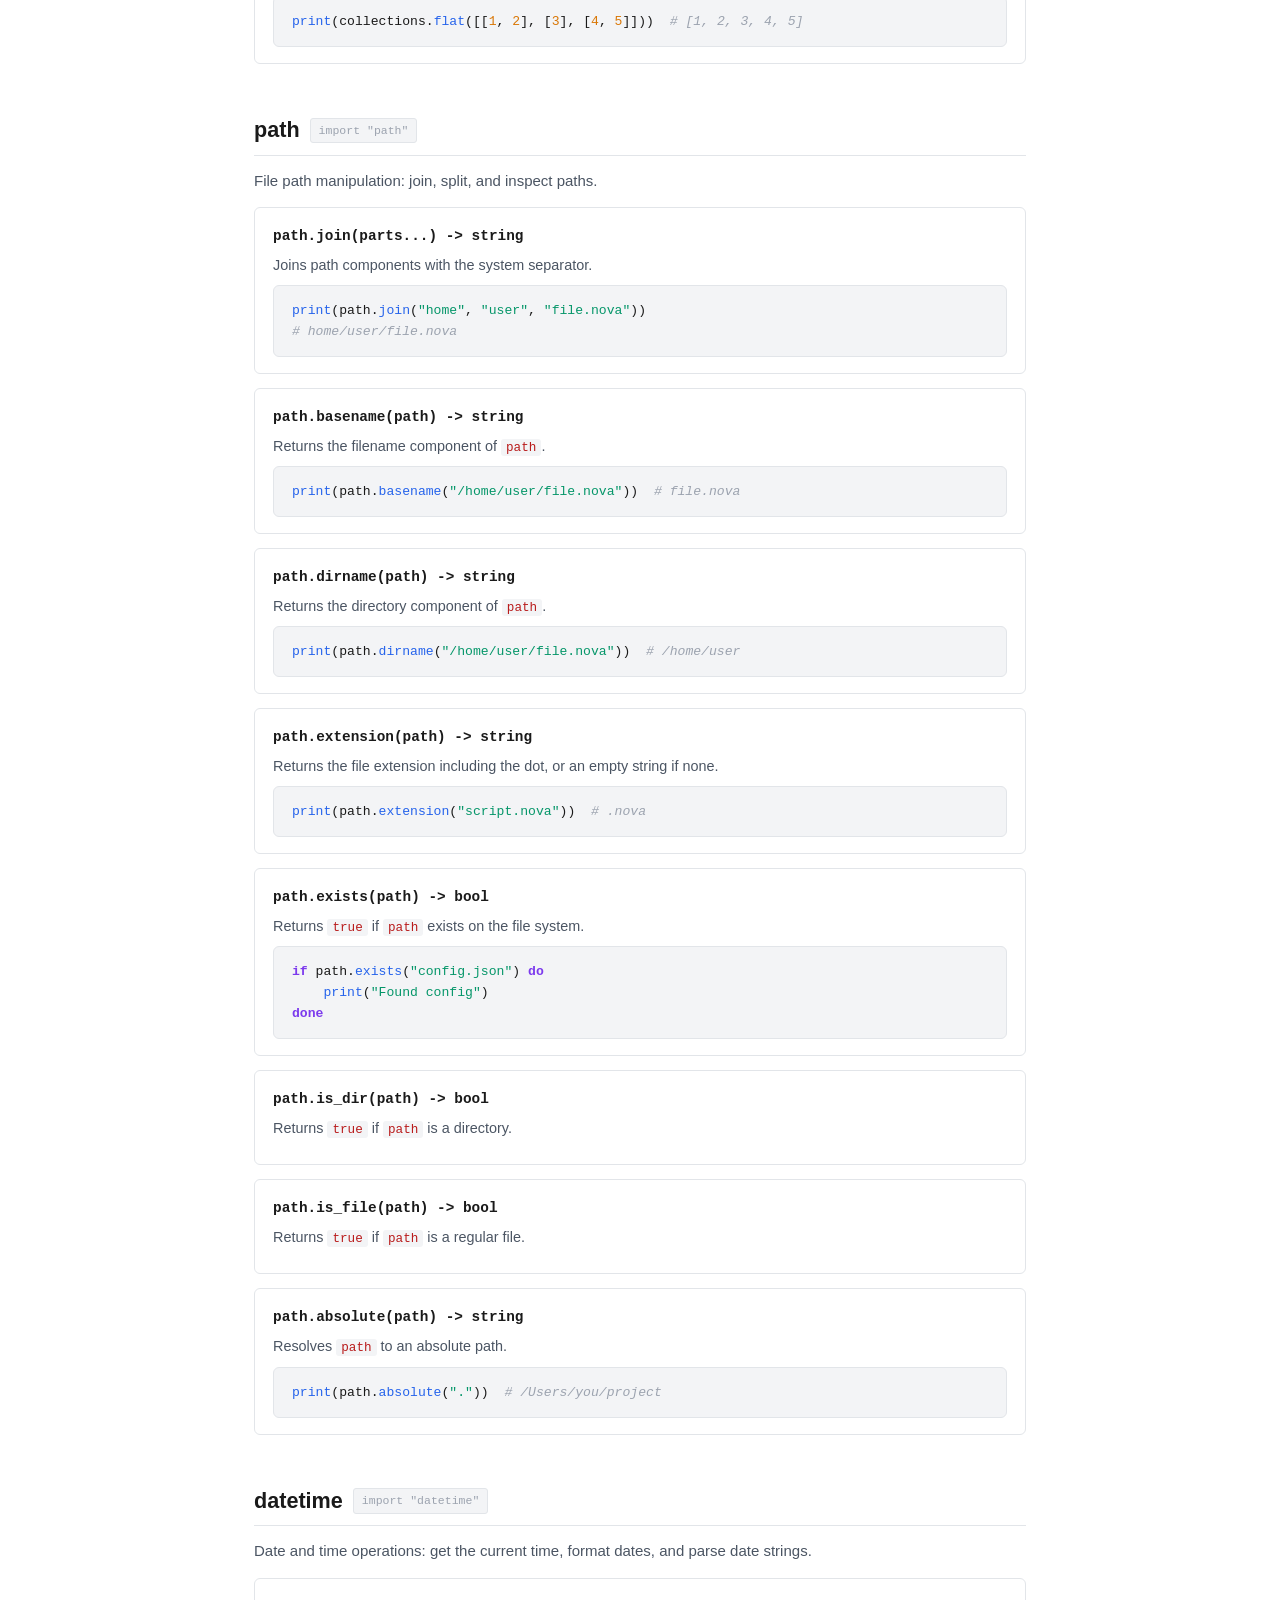
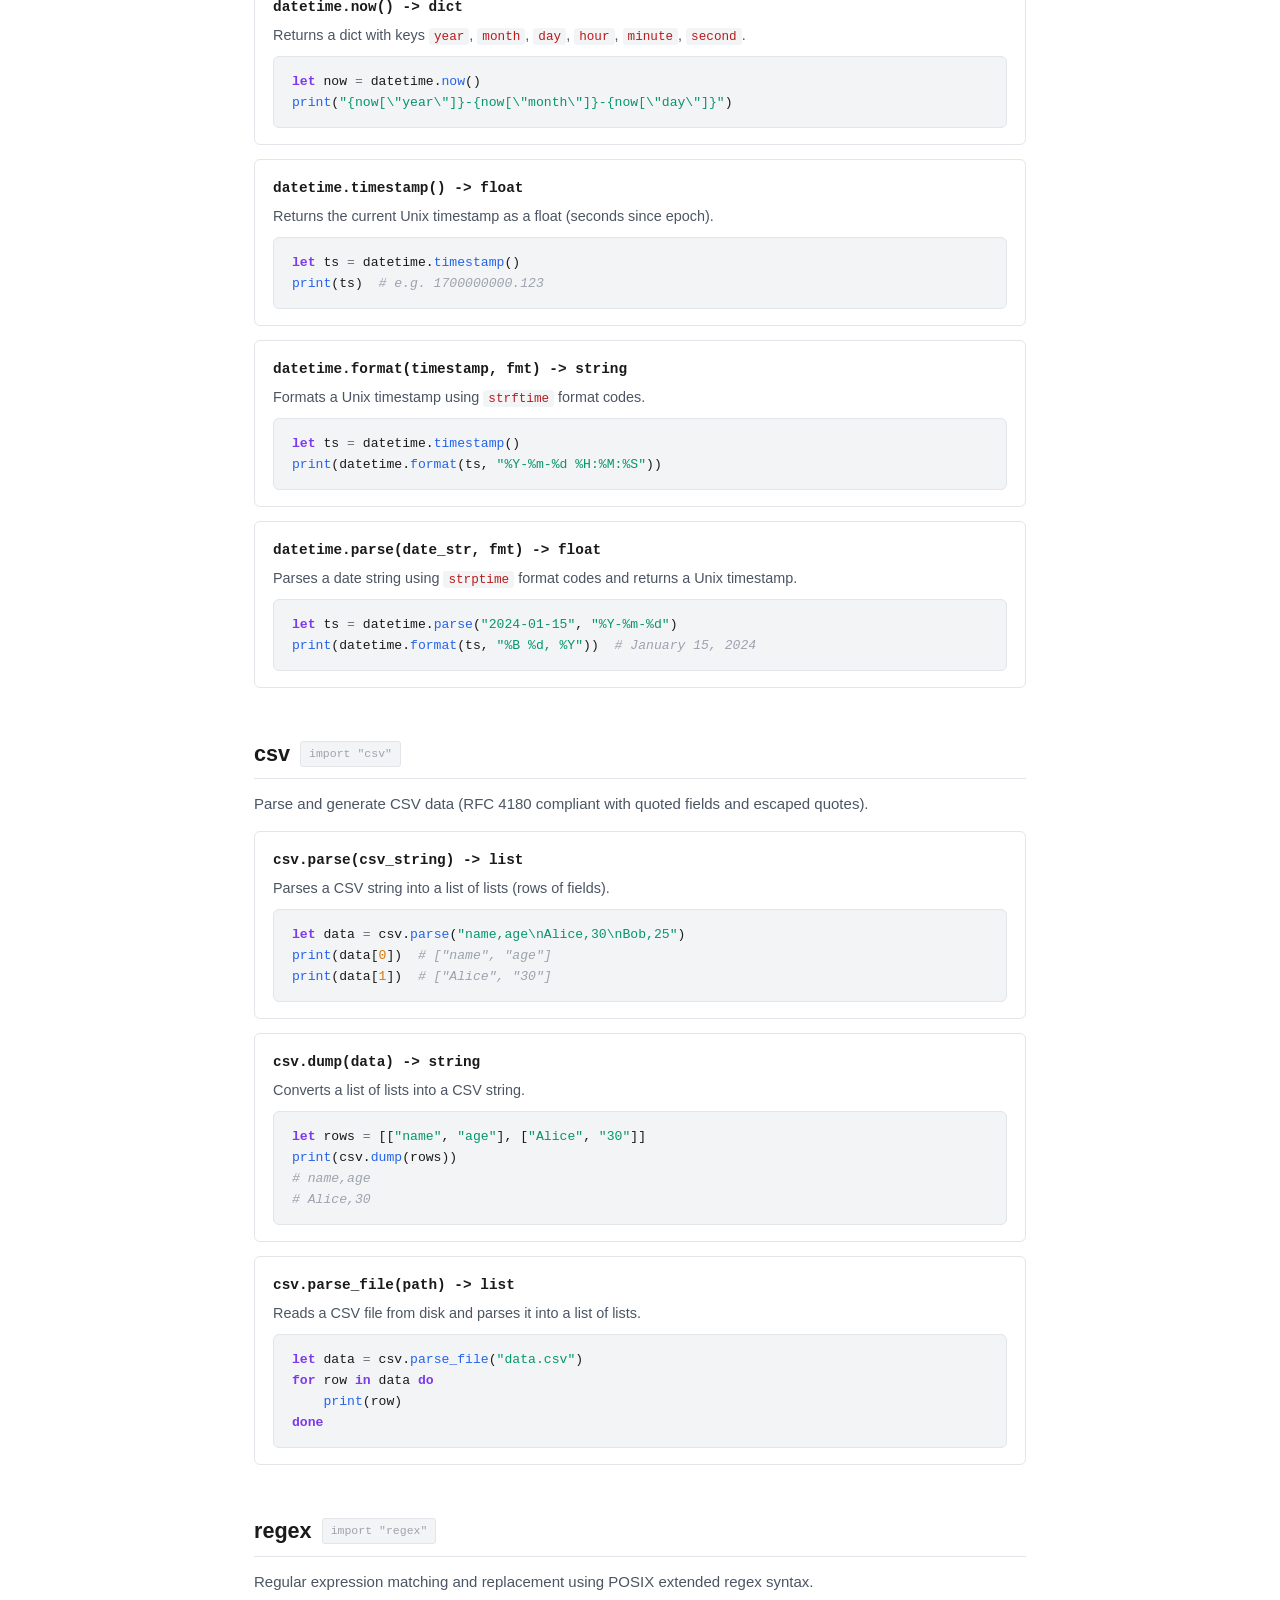
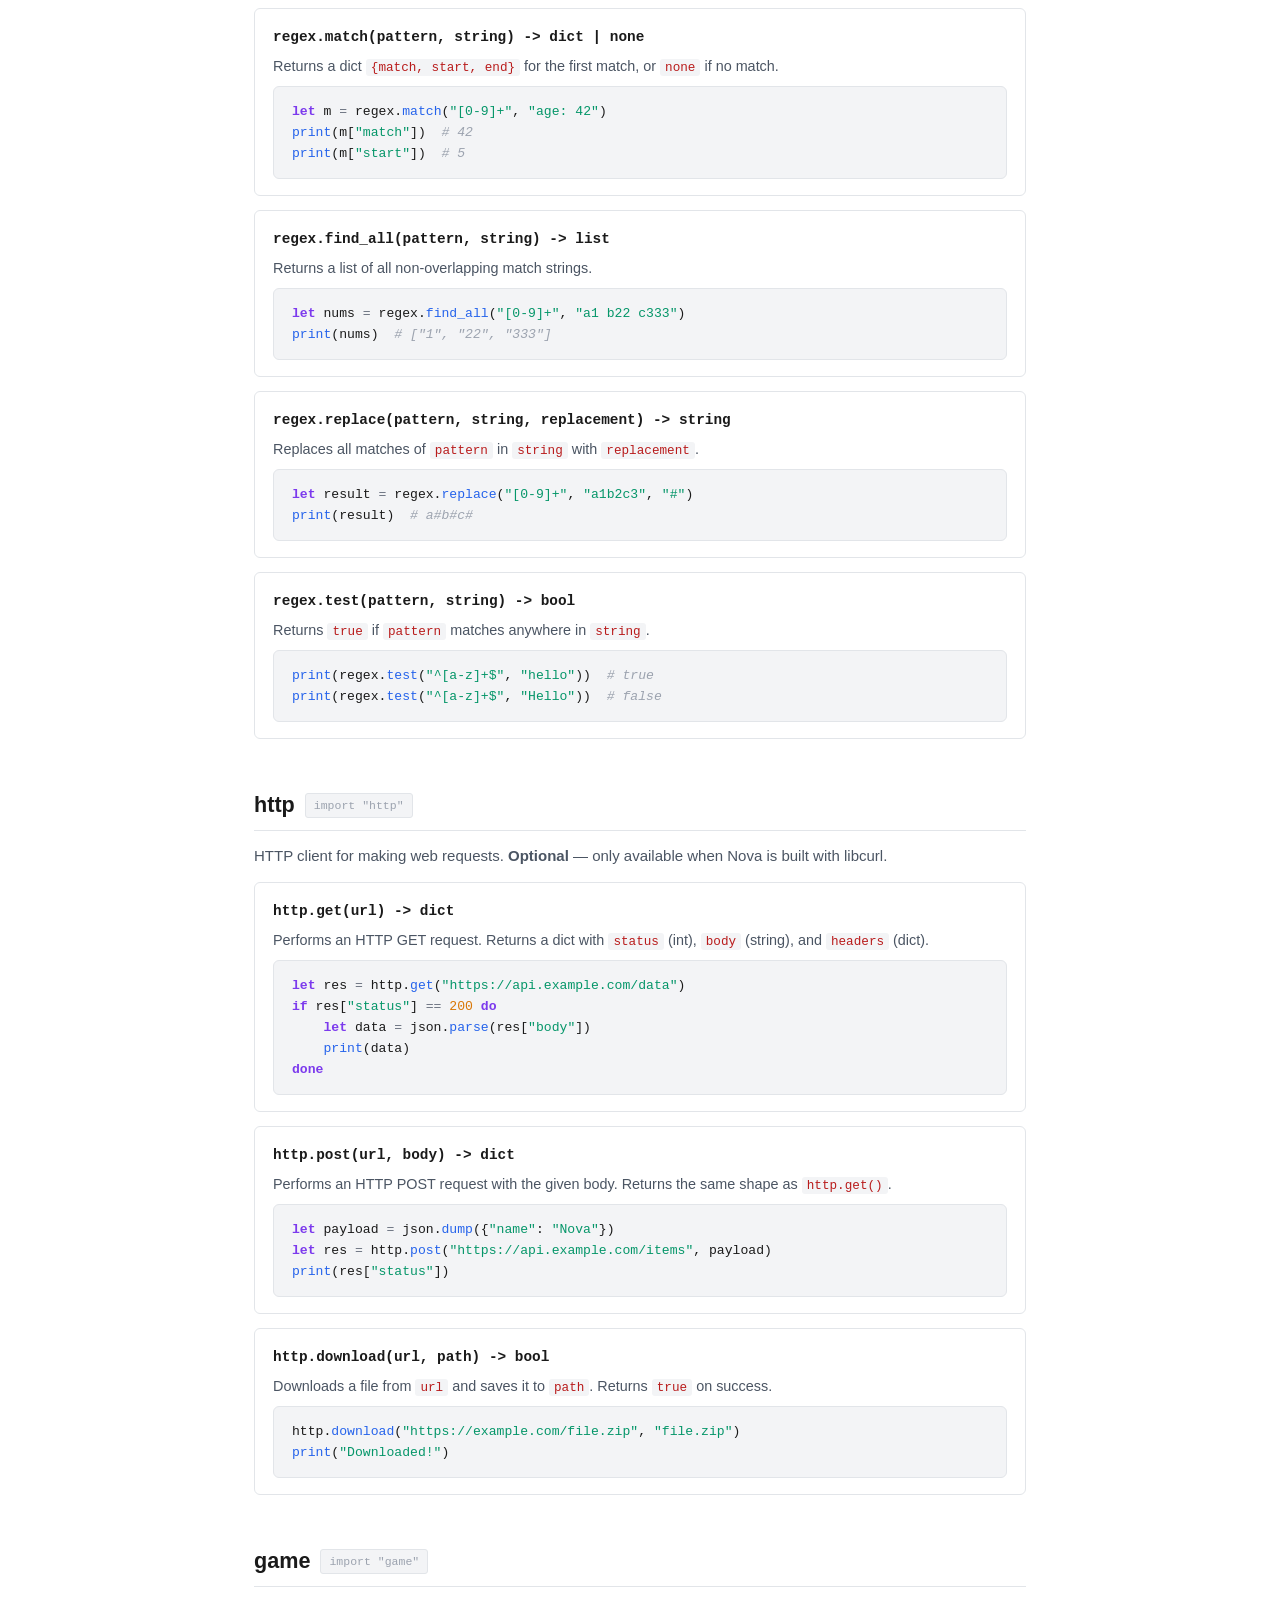
<file: docs/stdlib.html>
<!DOCTYPE html>
<html lang="en">
<head>
    <meta charset="UTF-8">
    <meta name="viewport" content="width=device-width, initial-scale=1.0">
    <title>Standard Library - Nova Programming Language</title>
    <meta name="description" content="Complete reference for Nova's standard library modules: math, io, string, os, random, json, collections, path, datetime, csv, regex, and http.">
    <link rel="stylesheet" href="styles.css">
</head>
<body>
    <nav class="nav">
        <div class="nav-inner">
            <a href="index.html" class="nav-brand">
                <span class="nav-mark">N</span>
                Nova
            </a>
            <ul class="nav-links">
                <li><a href="getting-started.html">Guide</a></li>
                <li><a href="stdlib.html" class="active">Standard Library</a></li>
                <li><a href="packages.html">Packages</a></li>
            </ul>
        </div>
    </nav>

    <div class="page">
        <h1 class="page-title">Standard Library</h1>
        <p class="page-subtitle">Nova ships with thirteen built-in modules. Import them with <code>import "module_name"</code>.</p>

        <div class="toc">
            <div class="toc-title">Modules</div>
            <ul>
                <li><a href="#math">math</a> &mdash; mathematical constants and functions</li>
                <li><a href="#io">io</a> &mdash; file system operations</li>
                <li><a href="#string">string</a> &mdash; string manipulation</li>
                <li><a href="#os">os</a> &mdash; operating system interface</li>
                <li><a href="#random">random</a> &mdash; random number generation</li>
                <li><a href="#json">json</a> &mdash; JSON parsing and serialization</li>
                <li><a href="#collections">collections</a> &mdash; list transformation and querying</li>
                <li><a href="#path">path</a> &mdash; file path manipulation</li>
                <li><a href="#datetime">datetime</a> &mdash; date and time operations</li>
                <li><a href="#csv">csv</a> &mdash; CSV parsing and generation</li>
                <li><a href="#regex">regex</a> &mdash; regular expressions</li>
                <li><a href="#http">http</a> &mdash; HTTP requests (optional, requires libcurl)</li>
                <li><a href="#game">game</a> &mdash; game development with raylib (optional, requires raylib)</li>
                <li><a href="#builtins">Built-in Functions</a> &mdash; always available</li>
            </ul>
        </div>

        <div class="note">
            <p><strong>Usage:</strong> All standard library functions are accessed through their module namespace. Import the module first, then call functions as <code>module.function()</code>.</p>
        </div>

        <!-- ==================== MATH ==================== -->
        <div class="mod-header" id="math">
            <h2>math</h2>
            <span class="mod-badge">import "math"</span>
        </div>
        <p>Mathematical constants and common functions for numeric computation.</p>

        <h3>Constants</h3>

        <div class="func">
            <div class="func-sig">math.PI</div>
            <div class="func-desc">The ratio of a circle's circumference to its diameter. Approximately <code>3.141592653589793</code>.</div>
        </div>

        <div class="func">
            <div class="func-sig">math.E</div>
            <div class="func-desc">Euler's number, the base of natural logarithms. Approximately <code>2.718281828459045</code>.</div>
        </div>

        <h3>Functions</h3>

        <div class="func">
            <div class="func-sig">math.abs(x) -> number</div>
            <div class="func-desc">Returns the absolute value of <code>x</code>.</div>
<pre><code><span class="bi">print</span>(math.<span class="fn">abs</span>(<span class="op">-</span><span class="nu">42</span>))   <span class="cm"># 42</span>
<span class="bi">print</span>(math.<span class="fn">abs</span>(<span class="nu">3.14</span>))  <span class="cm"># 3.14</span></code></pre>
        </div>

        <div class="func">
            <div class="func-sig">math.sqrt(x) -> float</div>
            <div class="func-desc">Returns the square root of <code>x</code>. Raises an error if <code>x</code> is negative.</div>
<pre><code><span class="bi">print</span>(math.<span class="fn">sqrt</span>(<span class="nu">16</span>))   <span class="cm"># 4.0</span>
<span class="bi">print</span>(math.<span class="fn">sqrt</span>(<span class="nu">2</span>))    <span class="cm"># 1.4142135...</span></code></pre>
        </div>

        <div class="func">
            <div class="func-sig">math.floor(x) -> int</div>
            <div class="func-desc">Returns the largest integer less than or equal to <code>x</code>.</div>
<pre><code><span class="bi">print</span>(math.<span class="fn">floor</span>(<span class="nu">3.7</span>))   <span class="cm"># 3</span>
<span class="bi">print</span>(math.<span class="fn">floor</span>(<span class="op">-</span><span class="nu">2.3</span>))  <span class="cm"># -3</span></code></pre>
        </div>

        <div class="func">
            <div class="func-sig">math.ceil(x) -> int</div>
            <div class="func-desc">Returns the smallest integer greater than or equal to <code>x</code>.</div>
<pre><code><span class="bi">print</span>(math.<span class="fn">ceil</span>(<span class="nu">3.2</span>))   <span class="cm"># 4</span>
<span class="bi">print</span>(math.<span class="fn">ceil</span>(<span class="op">-</span><span class="nu">2.8</span>))  <span class="cm"># -2</span></code></pre>
        </div>

        <div class="func">
            <div class="func-sig">math.round(x) -> int</div>
            <div class="func-desc">Rounds <code>x</code> to the nearest integer.</div>
<pre><code><span class="bi">print</span>(math.<span class="fn">round</span>(<span class="nu">3.5</span>))  <span class="cm"># 4</span>
<span class="bi">print</span>(math.<span class="fn">round</span>(<span class="nu">3.4</span>))  <span class="cm"># 3</span></code></pre>
        </div>

        <div class="func">
            <div class="func-sig">math.pow(base, exp) -> number</div>
            <div class="func-desc">Returns <code>base</code> raised to the power of <code>exp</code>.</div>
<pre><code><span class="bi">print</span>(math.<span class="fn">pow</span>(<span class="nu">2</span>, <span class="nu">10</span>))  <span class="cm"># 1024</span>
<span class="bi">print</span>(math.<span class="fn">pow</span>(<span class="nu">9</span>, <span class="nu">0.5</span>)) <span class="cm"># 3.0</span></code></pre>
        </div>

        <div class="func">
            <div class="func-sig">math.min(a, b) -> number</div>
            <div class="func-desc">Returns the smaller of <code>a</code> and <code>b</code>.</div>
<pre><code><span class="bi">print</span>(math.<span class="fn">min</span>(<span class="nu">3</span>, <span class="nu">7</span>))  <span class="cm"># 3</span></code></pre>
        </div>

        <div class="func">
            <div class="func-sig">math.max(a, b) -> number</div>
            <div class="func-desc">Returns the larger of <code>a</code> and <code>b</code>.</div>
<pre><code><span class="bi">print</span>(math.<span class="fn">max</span>(<span class="nu">3</span>, <span class="nu">7</span>))  <span class="cm"># 7</span></code></pre>
        </div>

        <div class="func">
            <div class="func-sig">math.sin(x) -> float</div>
            <div class="func-desc">Returns the sine of <code>x</code> (in radians).</div>
<pre><code><span class="bi">print</span>(math.<span class="fn">sin</span>(<span class="nu">0</span>))        <span class="cm"># 0.0</span>
<span class="bi">print</span>(math.<span class="fn">sin</span>(math.PI))  <span class="cm"># ~0.0</span></code></pre>
        </div>

        <div class="func">
            <div class="func-sig">math.cos(x) -> float</div>
            <div class="func-desc">Returns the cosine of <code>x</code> (in radians).</div>
<pre><code><span class="bi">print</span>(math.<span class="fn">cos</span>(<span class="nu">0</span>))        <span class="cm"># 1.0</span>
<span class="bi">print</span>(math.<span class="fn">cos</span>(math.PI))  <span class="cm"># -1.0</span></code></pre>
        </div>

        <div class="func">
            <div class="func-sig">math.tan(x) -> float</div>
            <div class="func-desc">Returns the tangent of <code>x</code> (in radians).</div>
<pre><code><span class="bi">print</span>(math.<span class="fn">tan</span>(<span class="nu">0</span>))  <span class="cm"># 0.0</span></code></pre>
        </div>

        <div class="func">
            <div class="func-sig">math.log(x) -> float</div>
            <div class="func-desc">Returns the natural logarithm (base <em>e</em>) of <code>x</code>.</div>
<pre><code><span class="bi">print</span>(math.<span class="fn">log</span>(<span class="nu">1</span>))       <span class="cm"># 0.0</span>
<span class="bi">print</span>(math.<span class="fn">log</span>(math.E))  <span class="cm"># 1.0</span></code></pre>
        </div>

        <!-- ==================== IO ==================== -->
        <div class="mod-header" id="io">
            <h2>io</h2>
            <span class="mod-badge">import "io"</span>
        </div>
        <p>Read and write files, check existence, list directories.</p>

        <div class="func">
            <div class="func-sig">io.read_file(path) -> string</div>
            <div class="func-desc">Reads the entire contents of the file at <code>path</code> and returns it as a string. Raises an error if the file does not exist.</div>
<pre><code><span class="kw">let</span> content <span class="op">=</span> io.<span class="fn">read_file</span>(<span class="st">"data.txt"</span>)
<span class="bi">print</span>(content)</code></pre>
        </div>

        <div class="func">
            <div class="func-sig">io.write_file(path, content) -> none</div>
            <div class="func-desc">Writes <code>content</code> to the file at <code>path</code>. Creates the file if it does not exist; overwrites it if it does.</div>
<pre><code>io.<span class="fn">write_file</span>(<span class="st">"output.txt"</span>, <span class="st">"Hello, file!"</span>)</code></pre>
        </div>

        <div class="func">
            <div class="func-sig">io.file_exists(path) -> bool</div>
            <div class="func-desc">Returns <code>true</code> if a file exists at <code>path</code>, <code>false</code> otherwise.</div>
<pre><code><span class="kw">if</span> io.<span class="fn">file_exists</span>(<span class="st">"config.json"</span>) <span class="kw">do</span>
    <span class="bi">print</span>(<span class="st">"Config found"</span>)
<span class="kw">done</span></code></pre>
        </div>

        <div class="func">
            <div class="func-sig">io.remove_file(path) -> none</div>
            <div class="func-desc">Deletes the file at <code>path</code>. Raises an error if the file does not exist.</div>
<pre><code>io.<span class="fn">remove_file</span>(<span class="st">"temp.txt"</span>)</code></pre>
        </div>

        <div class="func">
            <div class="func-sig">io.list_dir(path) -> list</div>
            <div class="func-desc">Returns a list of file and directory names in the directory at <code>path</code>.</div>
<pre><code><span class="kw">let</span> files <span class="op">=</span> io.<span class="fn">list_dir</span>(<span class="st">"."</span>)
<span class="kw">for</span> f <span class="kw">in</span> files <span class="kw">do</span>
    <span class="bi">print</span>(f)
<span class="kw">done</span></code></pre>
        </div>

        <!-- ==================== STRING ==================== -->
        <div class="mod-header" id="string">
            <h2>string</h2>
            <span class="mod-badge">import "string"</span>
        </div>
        <p>Functions for manipulating and inspecting strings.</p>

        <div class="func">
            <div class="func-sig">string.replace(s, old, new) -> string</div>
            <div class="func-desc">Returns a new string with all occurrences of <code>old</code> in <code>s</code> replaced by <code>new</code>.</div>
<pre><code><span class="bi">print</span>(string.<span class="fn">replace</span>(<span class="st">"hello world"</span>, <span class="st">"world"</span>, <span class="st">"Nova"</span>))
<span class="cm"># hello Nova</span></code></pre>
        </div>

        <div class="func">
            <div class="func-sig">string.starts_with(s, prefix) -> bool</div>
            <div class="func-desc">Returns <code>true</code> if <code>s</code> starts with <code>prefix</code>.</div>
<pre><code><span class="bi">print</span>(string.<span class="fn">starts_with</span>(<span class="st">"hello"</span>, <span class="st">"he"</span>))  <span class="cm"># true</span></code></pre>
        </div>

        <div class="func">
            <div class="func-sig">string.ends_with(s, suffix) -> bool</div>
            <div class="func-desc">Returns <code>true</code> if <code>s</code> ends with <code>suffix</code>.</div>
<pre><code><span class="bi">print</span>(string.<span class="fn">ends_with</span>(<span class="st">"hello.nova"</span>, <span class="st">".nova"</span>))  <span class="cm"># true</span></code></pre>
        </div>

        <div class="func">
            <div class="func-sig">string.trim(s) -> string</div>
            <div class="func-desc">Returns <code>s</code> with leading and trailing whitespace removed.</div>
<pre><code><span class="bi">print</span>(string.<span class="fn">trim</span>(<span class="st">"  hello  "</span>))  <span class="cm"># "hello"</span></code></pre>
        </div>

        <div class="func">
            <div class="func-sig">string.join(list, separator) -> string</div>
            <div class="func-desc">Joins the elements of <code>list</code> into a single string, separated by <code>separator</code>.</div>
<pre><code><span class="kw">let</span> words <span class="op">=</span> [<span class="st">"hello"</span>, <span class="st">"world"</span>]
<span class="bi">print</span>(string.<span class="fn">join</span>(words, <span class="st">" "</span>))  <span class="cm"># hello world</span></code></pre>
        </div>

        <div class="func">
            <div class="func-sig">string.contains(s, substr) -> bool</div>
            <div class="func-desc">Returns <code>true</code> if <code>s</code> contains <code>substr</code>.</div>
<pre><code><span class="bi">print</span>(string.<span class="fn">contains</span>(<span class="st">"hello world"</span>, <span class="st">"world"</span>))  <span class="cm"># true</span></code></pre>
        </div>

        <div class="func">
            <div class="func-sig">string.char_at(s, index) -> string</div>
            <div class="func-desc">Returns the character at position <code>index</code> in <code>s</code> (0-based).</div>
<pre><code><span class="bi">print</span>(string.<span class="fn">char_at</span>(<span class="st">"Nova"</span>, <span class="nu">0</span>))  <span class="cm"># N</span></code></pre>
        </div>

        <div class="func">
            <div class="func-sig">string.to_upper(s) -> string</div>
            <div class="func-desc">Returns <code>s</code> converted to uppercase.</div>
<pre><code><span class="bi">print</span>(string.<span class="fn">to_upper</span>(<span class="st">"hello"</span>))  <span class="cm"># HELLO</span></code></pre>
        </div>

        <div class="func">
            <div class="func-sig">string.to_lower(s) -> string</div>
            <div class="func-desc">Returns <code>s</code> converted to lowercase.</div>
<pre><code><span class="bi">print</span>(string.<span class="fn">to_lower</span>(<span class="st">"HELLO"</span>))  <span class="cm"># hello</span></code></pre>
        </div>

        <div class="func">
            <div class="func-sig">string.substr(s, start, length) -> string</div>
            <div class="func-desc">Returns a substring of <code>s</code> starting at <code>start</code> with the given <code>length</code>.</div>
<pre><code><span class="bi">print</span>(string.<span class="fn">substr</span>(<span class="st">"Hello, World"</span>, <span class="nu">7</span>, <span class="nu">5</span>))  <span class="cm"># World</span></code></pre>
        </div>

        <!-- ==================== OS ==================== -->
        <div class="mod-header" id="os">
            <h2>os</h2>
            <span class="mod-badge">import "os"</span>
        </div>
        <p>Operating system interface: command-line arguments, environment variables, timing, and process control.</p>

        <div class="func">
            <div class="func-sig">os.args -> list</div>
            <div class="func-desc">A list of command-line arguments passed to the Nova program.</div>
<pre><code><span class="cm"># Run: nova script.nova hello world</span>
<span class="bi">print</span>(os.args)  <span class="cm"># ["hello", "world"]</span></code></pre>
        </div>

        <div class="func">
            <div class="func-sig">os.env(name) -> string</div>
            <div class="func-desc">Returns the value of the environment variable <code>name</code>, or <code>none</code> if it is not set.</div>
<pre><code><span class="kw">let</span> home <span class="op">=</span> os.<span class="fn">env</span>(<span class="st">"HOME"</span>)
<span class="bi">print</span>(home)  <span class="cm"># /home/user</span></code></pre>
        </div>

        <div class="func">
            <div class="func-sig">os.clock() -> float</div>
            <div class="func-desc">Returns the current time in seconds since the Unix epoch (high-resolution).</div>
<pre><code><span class="kw">let</span> start <span class="op">=</span> os.<span class="fn">clock</span>()
<span class="cm"># ... do work ...</span>
<span class="kw">let</span> elapsed <span class="op">=</span> os.<span class="fn">clock</span>() <span class="op">-</span> start
<span class="bi">print</span>(<span class="st">"Took {elapsed} seconds"</span>)</code></pre>
        </div>

        <div class="func">
            <div class="func-sig">os.exit(code) -> none</div>
            <div class="func-desc">Terminates the program immediately with exit code <code>code</code>.</div>
<pre><code><span class="kw">if</span> <span class="kw">not</span> is_valid <span class="kw">do</span>
    <span class="bi">print</span>(<span class="st">"Invalid input"</span>)
    os.<span class="fn">exit</span>(<span class="nu">1</span>)
<span class="kw">done</span></code></pre>
        </div>

        <div class="func">
            <div class="func-sig">os.system(command) -> int</div>
            <div class="func-desc">Executes a shell command and returns the exit code.</div>
<pre><code><span class="kw">let</span> code <span class="op">=</span> os.<span class="fn">system</span>(<span class="st">"ls -la"</span>)
<span class="bi">print</span>(<span class="st">"Exit code: {code}"</span>)</code></pre>
        </div>

        <!-- ==================== RANDOM ==================== -->
        <div class="mod-header" id="random">
            <h2>random</h2>
            <span class="mod-badge">import "random"</span>
        </div>
        <p>Pseudorandom number generation and selection utilities.</p>

        <div class="func">
            <div class="func-sig">random.random() -> float</div>
            <div class="func-desc">Returns a random floating-point number in the range [0.0, 1.0).</div>
<pre><code><span class="kw">let</span> r <span class="op">=</span> random.<span class="fn">random</span>()
<span class="bi">print</span>(r)  <span class="cm"># e.g. 0.7312...</span></code></pre>
        </div>

        <div class="func">
            <div class="func-sig">random.randint(min, max) -> int</div>
            <div class="func-desc">Returns a random integer between <code>min</code> and <code>max</code> (inclusive).</div>
<pre><code><span class="kw">let</span> roll <span class="op">=</span> random.<span class="fn">randint</span>(<span class="nu">1</span>, <span class="nu">6</span>)
<span class="bi">print</span>(<span class="st">"You rolled a {roll}"</span>)</code></pre>
        </div>

        <div class="func">
            <div class="func-sig">random.choice(list) -> any</div>
            <div class="func-desc">Returns a random element from <code>list</code>.</div>
<pre><code><span class="kw">let</span> colors <span class="op">=</span> [<span class="st">"red"</span>, <span class="st">"green"</span>, <span class="st">"blue"</span>]
<span class="bi">print</span>(random.<span class="fn">choice</span>(colors))  <span class="cm"># e.g. "green"</span></code></pre>
        </div>

        <div class="func">
            <div class="func-sig">random.shuffle(list) -> list</div>
            <div class="func-desc">Returns a new list with the elements of <code>list</code> in random order.</div>
<pre><code><span class="kw">let</span> cards <span class="op">=</span> [<span class="nu">1</span>, <span class="nu">2</span>, <span class="nu">3</span>, <span class="nu">4</span>, <span class="nu">5</span>]
<span class="kw">let</span> shuffled <span class="op">=</span> random.<span class="fn">shuffle</span>(cards)
<span class="bi">print</span>(shuffled)  <span class="cm"># e.g. [3, 1, 5, 2, 4]</span></code></pre>
        </div>

        <div class="func">
            <div class="func-sig">random.seed(n) -> none</div>
            <div class="func-desc">Seeds the random number generator with <code>n</code> for reproducible results.</div>
<pre><code>random.<span class="fn">seed</span>(<span class="nu">42</span>)
<span class="bi">print</span>(random.<span class="fn">random</span>())  <span class="cm"># always the same value</span></code></pre>
        </div>

        <!-- ==================== JSON ==================== -->
        <div class="mod-header" id="json">
            <h2>json</h2>
            <span class="mod-badge">import "json"</span>
        </div>
        <p>Parse JSON strings into Nova values and serialize Nova values into JSON strings.</p>

        <div class="func">
            <div class="func-sig">json.parse(s) -> any</div>
            <div class="func-desc">Parses the JSON string <code>s</code> and returns the corresponding Nova value (dict, list, string, number, bool, or none). Raises an error if the string is not valid JSON.</div>
<pre><code><span class="kw">let</span> data <span class="op">=</span> json.<span class="fn">parse</span>(<span class="st">'{"name": "Nova", "version": 1}'</span>)
<span class="bi">print</span>(data[<span class="st">"name"</span>])     <span class="cm"># Nova</span>
<span class="bi">print</span>(data[<span class="st">"version"</span>])  <span class="cm"># 1</span></code></pre>
        </div>

        <div class="func">
            <div class="func-sig">json.dump(value) -> string</div>
            <div class="func-desc">Serializes a Nova value into a JSON string. Works with dicts, lists, strings, numbers, booleans, and none.</div>
<pre><code><span class="kw">let</span> obj <span class="op">=</span> {<span class="st">"name"</span>: <span class="st">"Nova"</span>, <span class="st">"tags"</span>: [<span class="st">"fast"</span>, <span class="st">"elegant"</span>]}
<span class="kw">let</span> text <span class="op">=</span> json.<span class="fn">dump</span>(obj)
<span class="bi">print</span>(text)
<span class="cm"># {"name":"Nova","tags":["fast","elegant"]}</span>

<span class="cm"># Useful for saving data to a file</span>
io.<span class="fn">write_file</span>(<span class="st">"out.json"</span>, text)</code></pre>
        </div>

        <!-- ==================== COLLECTIONS ==================== -->
        <div class="mod-header" id="collections">
            <h2>collections</h2>
            <span class="mod-badge">import "collections"</span>
        </div>
        <p>Higher-order functions for transforming, filtering, and querying lists.</p>

        <div class="func">
            <div class="func-sig">collections.map(list, func) -> list</div>
            <div class="func-desc">Applies <code>func</code> to each element of <code>list</code> and returns a new list of the results.</div>
<pre><code><span class="kw">let</span> nums <span class="op">=</span> [<span class="nu">1</span>, <span class="nu">2</span>, <span class="nu">3</span>, <span class="nu">4</span>]
<span class="kw">let</span> doubled <span class="op">=</span> collections.<span class="fn">map</span>(nums, (x) <span class="op">=&gt;</span> x <span class="op">*</span> <span class="nu">2</span>)
<span class="bi">print</span>(doubled)  <span class="cm"># [2, 4, 6, 8]</span></code></pre>
        </div>

        <div class="func">
            <div class="func-sig">collections.filter(list, func) -> list</div>
            <div class="func-desc">Returns a new list containing only the elements for which <code>func</code> returns a truthy value.</div>
<pre><code><span class="kw">let</span> nums <span class="op">=</span> [<span class="nu">1</span>, <span class="nu">2</span>, <span class="nu">3</span>, <span class="nu">4</span>, <span class="nu">5</span>, <span class="nu">6</span>]
<span class="kw">let</span> evens <span class="op">=</span> collections.<span class="fn">filter</span>(nums, (x) <span class="op">=&gt;</span> x <span class="op">%</span> <span class="nu">2</span> <span class="op">==</span> <span class="nu">0</span>)
<span class="bi">print</span>(evens)  <span class="cm"># [2, 4, 6]</span></code></pre>
        </div>

        <div class="func">
            <div class="func-sig">collections.reduce(list, func, initial) -> any</div>
            <div class="func-desc">Folds <code>list</code> into a single value by applying <code>func(accumulator, element)</code> for each element, starting with <code>initial</code>.</div>
<pre><code><span class="kw">let</span> sum <span class="op">=</span> collections.<span class="fn">reduce</span>([<span class="nu">1</span>, <span class="nu">2</span>, <span class="nu">3</span>, <span class="nu">4</span>], (acc, x) <span class="op">=&gt;</span> acc <span class="op">+</span> x, <span class="nu">0</span>)
<span class="bi">print</span>(sum)  <span class="cm"># 10</span></code></pre>
        </div>

        <div class="func">
            <div class="func-sig">collections.sort(list) -> list</div>
            <div class="func-desc">Returns a sorted copy of <code>list</code>. Numbers are sorted before strings.</div>
<pre><code><span class="bi">print</span>(collections.<span class="fn">sort</span>([<span class="nu">3</span>, <span class="nu">1</span>, <span class="nu">4</span>, <span class="nu">1</span>, <span class="nu">5</span>]))  <span class="cm"># [1, 1, 3, 4, 5]</span></code></pre>
        </div>

        <div class="func">
            <div class="func-sig">collections.sort_by(list, func) -> list</div>
            <div class="func-desc">Returns a sorted copy of <code>list</code>, ordered by the key returned by <code>func</code> for each element.</div>
<pre><code><span class="kw">let</span> words <span class="op">=</span> [<span class="st">"banana"</span>, <span class="st">"fig"</span>, <span class="st">"apple"</span>]
<span class="kw">let</span> by_len <span class="op">=</span> collections.<span class="fn">sort_by</span>(words, (w) <span class="op">=&gt;</span> <span class="bi">len</span>(w))
<span class="bi">print</span>(by_len)  <span class="cm"># ["fig", "apple", "banana"]</span></code></pre>
        </div>

        <div class="func">
            <div class="func-sig">collections.reverse(list) -> list</div>
            <div class="func-desc">Returns a reversed copy of <code>list</code>.</div>
<pre><code><span class="bi">print</span>(collections.<span class="fn">reverse</span>([<span class="nu">1</span>, <span class="nu">2</span>, <span class="nu">3</span>]))  <span class="cm"># [3, 2, 1]</span></code></pre>
        </div>

        <div class="func">
            <div class="func-sig">collections.zip(list1, list2) -> list</div>
            <div class="func-desc">Pairs elements from two lists into <code>[a, b]</code> sublists. Stops at the shorter list.</div>
<pre><code><span class="kw">let</span> pairs <span class="op">=</span> collections.<span class="fn">zip</span>([<span class="st">"a"</span>, <span class="st">"b"</span>], [<span class="nu">1</span>, <span class="nu">2</span>])
<span class="bi">print</span>(pairs)  <span class="cm"># [["a", 1], ["b", 2]]</span></code></pre>
        </div>

        <div class="func">
            <div class="func-sig">collections.enumerate(list) -> list</div>
            <div class="func-desc">Returns a list of <code>[index, value]</code> pairs.</div>
<pre><code><span class="kw">let</span> items <span class="op">=</span> collections.<span class="fn">enumerate</span>([<span class="st">"a"</span>, <span class="st">"b"</span>, <span class="st">"c"</span>])
<span class="cm"># [[0, "a"], [1, "b"], [2, "c"]]</span></code></pre>
        </div>

        <div class="func">
            <div class="func-sig">collections.find(list, func) -> any</div>
            <div class="func-desc">Returns the first element for which <code>func</code> returns truthy, or <code>none</code> if no match.</div>
<pre><code><span class="kw">let</span> found <span class="op">=</span> collections.<span class="fn">find</span>([<span class="nu">1</span>, <span class="nu">4</span>, <span class="nu">9</span>], (x) <span class="op">=&gt;</span> x <span class="op">&gt;</span> <span class="nu">3</span>)
<span class="bi">print</span>(found)  <span class="cm"># 4</span></code></pre>
        </div>

        <div class="func">
            <div class="func-sig">collections.every(list, func) -> bool</div>
            <div class="func-desc">Returns <code>true</code> if <code>func</code> returns truthy for every element in <code>list</code>.</div>
<pre><code><span class="bi">print</span>(collections.<span class="fn">every</span>([<span class="nu">2</span>, <span class="nu">4</span>, <span class="nu">6</span>], (x) <span class="op">=&gt;</span> x <span class="op">%</span> <span class="nu">2</span> <span class="op">==</span> <span class="nu">0</span>))  <span class="cm"># true</span></code></pre>
        </div>

        <div class="func">
            <div class="func-sig">collections.some(list, func) -> bool</div>
            <div class="func-desc">Returns <code>true</code> if <code>func</code> returns truthy for at least one element in <code>list</code>.</div>
<pre><code><span class="bi">print</span>(collections.<span class="fn">some</span>([<span class="nu">1</span>, <span class="nu">3</span>, <span class="nu">4</span>], (x) <span class="op">=&gt;</span> x <span class="op">%</span> <span class="nu">2</span> <span class="op">==</span> <span class="nu">0</span>))  <span class="cm"># true</span></code></pre>
        </div>

        <div class="func">
            <div class="func-sig">collections.flat(list) -> list</div>
            <div class="func-desc">Flattens one level of nesting. Sublists are expanded; non-list elements are kept as-is.</div>
<pre><code><span class="bi">print</span>(collections.<span class="fn">flat</span>([[<span class="nu">1</span>, <span class="nu">2</span>], [<span class="nu">3</span>], [<span class="nu">4</span>, <span class="nu">5</span>]]))  <span class="cm"># [1, 2, 3, 4, 5]</span></code></pre>
        </div>

        <!-- ==================== PATH ==================== -->
        <div class="mod-header" id="path">
            <h2>path</h2>
            <span class="mod-badge">import "path"</span>
        </div>
        <p>File path manipulation: join, split, and inspect paths.</p>

        <div class="func">
            <div class="func-sig">path.join(parts...) -> string</div>
            <div class="func-desc">Joins path components with the system separator.</div>
<pre><code><span class="bi">print</span>(path.<span class="fn">join</span>(<span class="st">"home"</span>, <span class="st">"user"</span>, <span class="st">"file.nova"</span>))
<span class="cm"># home/user/file.nova</span></code></pre>
        </div>

        <div class="func">
            <div class="func-sig">path.basename(path) -> string</div>
            <div class="func-desc">Returns the filename component of <code>path</code>.</div>
<pre><code><span class="bi">print</span>(path.<span class="fn">basename</span>(<span class="st">"/home/user/file.nova"</span>))  <span class="cm"># file.nova</span></code></pre>
        </div>

        <div class="func">
            <div class="func-sig">path.dirname(path) -> string</div>
            <div class="func-desc">Returns the directory component of <code>path</code>.</div>
<pre><code><span class="bi">print</span>(path.<span class="fn">dirname</span>(<span class="st">"/home/user/file.nova"</span>))  <span class="cm"># /home/user</span></code></pre>
        </div>

        <div class="func">
            <div class="func-sig">path.extension(path) -> string</div>
            <div class="func-desc">Returns the file extension including the dot, or an empty string if none.</div>
<pre><code><span class="bi">print</span>(path.<span class="fn">extension</span>(<span class="st">"script.nova"</span>))  <span class="cm"># .nova</span></code></pre>
        </div>

        <div class="func">
            <div class="func-sig">path.exists(path) -> bool</div>
            <div class="func-desc">Returns <code>true</code> if <code>path</code> exists on the file system.</div>
<pre><code><span class="kw">if</span> path.<span class="fn">exists</span>(<span class="st">"config.json"</span>) <span class="kw">do</span>
    <span class="bi">print</span>(<span class="st">"Found config"</span>)
<span class="kw">done</span></code></pre>
        </div>

        <div class="func">
            <div class="func-sig">path.is_dir(path) -> bool</div>
            <div class="func-desc">Returns <code>true</code> if <code>path</code> is a directory.</div>
        </div>

        <div class="func">
            <div class="func-sig">path.is_file(path) -> bool</div>
            <div class="func-desc">Returns <code>true</code> if <code>path</code> is a regular file.</div>
        </div>

        <div class="func">
            <div class="func-sig">path.absolute(path) -> string</div>
            <div class="func-desc">Resolves <code>path</code> to an absolute path.</div>
<pre><code><span class="bi">print</span>(path.<span class="fn">absolute</span>(<span class="st">"."</span>))  <span class="cm"># /Users/you/project</span></code></pre>
        </div>

        <!-- ==================== DATETIME ==================== -->
        <div class="mod-header" id="datetime">
            <h2>datetime</h2>
            <span class="mod-badge">import "datetime"</span>
        </div>
        <p>Date and time operations: get the current time, format dates, and parse date strings.</p>

        <div class="func">
            <div class="func-sig">datetime.now() -> dict</div>
            <div class="func-desc">Returns a dict with keys <code>year</code>, <code>month</code>, <code>day</code>, <code>hour</code>, <code>minute</code>, <code>second</code>.</div>
<pre><code><span class="kw">let</span> now <span class="op">=</span> datetime.<span class="fn">now</span>()
<span class="bi">print</span>(<span class="st">"{now[\"year\"]}-{now[\"month\"]}-{now[\"day\"]}"</span>)</code></pre>
        </div>

        <div class="func">
            <div class="func-sig">datetime.timestamp() -> float</div>
            <div class="func-desc">Returns the current Unix timestamp as a float (seconds since epoch).</div>
<pre><code><span class="kw">let</span> ts <span class="op">=</span> datetime.<span class="fn">timestamp</span>()
<span class="bi">print</span>(ts)  <span class="cm"># e.g. 1700000000.123</span></code></pre>
        </div>

        <div class="func">
            <div class="func-sig">datetime.format(timestamp, fmt) -> string</div>
            <div class="func-desc">Formats a Unix timestamp using <code>strftime</code> format codes.</div>
<pre><code><span class="kw">let</span> ts <span class="op">=</span> datetime.<span class="fn">timestamp</span>()
<span class="bi">print</span>(datetime.<span class="fn">format</span>(ts, <span class="st">"%Y-%m-%d %H:%M:%S"</span>))</code></pre>
        </div>

        <div class="func">
            <div class="func-sig">datetime.parse(date_str, fmt) -> float</div>
            <div class="func-desc">Parses a date string using <code>strptime</code> format codes and returns a Unix timestamp.</div>
<pre><code><span class="kw">let</span> ts <span class="op">=</span> datetime.<span class="fn">parse</span>(<span class="st">"2024-01-15"</span>, <span class="st">"%Y-%m-%d"</span>)
<span class="bi">print</span>(datetime.<span class="fn">format</span>(ts, <span class="st">"%B %d, %Y"</span>))  <span class="cm"># January 15, 2024</span></code></pre>
        </div>

        <!-- ==================== CSV ==================== -->
        <div class="mod-header" id="csv">
            <h2>csv</h2>
            <span class="mod-badge">import "csv"</span>
        </div>
        <p>Parse and generate CSV data (RFC 4180 compliant with quoted fields and escaped quotes).</p>

        <div class="func">
            <div class="func-sig">csv.parse(csv_string) -> list</div>
            <div class="func-desc">Parses a CSV string into a list of lists (rows of fields).</div>
<pre><code><span class="kw">let</span> data <span class="op">=</span> csv.<span class="fn">parse</span>(<span class="st">"name,age\nAlice,30\nBob,25"</span>)
<span class="bi">print</span>(data[<span class="nu">0</span>])  <span class="cm"># ["name", "age"]</span>
<span class="bi">print</span>(data[<span class="nu">1</span>])  <span class="cm"># ["Alice", "30"]</span></code></pre>
        </div>

        <div class="func">
            <div class="func-sig">csv.dump(data) -> string</div>
            <div class="func-desc">Converts a list of lists into a CSV string.</div>
<pre><code><span class="kw">let</span> rows <span class="op">=</span> [[<span class="st">"name"</span>, <span class="st">"age"</span>], [<span class="st">"Alice"</span>, <span class="st">"30"</span>]]
<span class="bi">print</span>(csv.<span class="fn">dump</span>(rows))
<span class="cm"># name,age</span>
<span class="cm"># Alice,30</span></code></pre>
        </div>

        <div class="func">
            <div class="func-sig">csv.parse_file(path) -> list</div>
            <div class="func-desc">Reads a CSV file from disk and parses it into a list of lists.</div>
<pre><code><span class="kw">let</span> data <span class="op">=</span> csv.<span class="fn">parse_file</span>(<span class="st">"data.csv"</span>)
<span class="kw">for</span> row <span class="kw">in</span> data <span class="kw">do</span>
    <span class="bi">print</span>(row)
<span class="kw">done</span></code></pre>
        </div>

        <!-- ==================== REGEX ==================== -->
        <div class="mod-header" id="regex">
            <h2>regex</h2>
            <span class="mod-badge">import "regex"</span>
        </div>
        <p>Regular expression matching and replacement using POSIX extended regex syntax.</p>

        <div class="func">
            <div class="func-sig">regex.match(pattern, string) -> dict | none</div>
            <div class="func-desc">Returns a dict <code>{match, start, end}</code> for the first match, or <code>none</code> if no match.</div>
<pre><code><span class="kw">let</span> m <span class="op">=</span> regex.<span class="fn">match</span>(<span class="st">"[0-9]+"</span>, <span class="st">"age: 42"</span>)
<span class="bi">print</span>(m[<span class="st">"match"</span>])  <span class="cm"># 42</span>
<span class="bi">print</span>(m[<span class="st">"start"</span>])  <span class="cm"># 5</span></code></pre>
        </div>

        <div class="func">
            <div class="func-sig">regex.find_all(pattern, string) -> list</div>
            <div class="func-desc">Returns a list of all non-overlapping match strings.</div>
<pre><code><span class="kw">let</span> nums <span class="op">=</span> regex.<span class="fn">find_all</span>(<span class="st">"[0-9]+"</span>, <span class="st">"a1 b22 c333"</span>)
<span class="bi">print</span>(nums)  <span class="cm"># ["1", "22", "333"]</span></code></pre>
        </div>

        <div class="func">
            <div class="func-sig">regex.replace(pattern, string, replacement) -> string</div>
            <div class="func-desc">Replaces all matches of <code>pattern</code> in <code>string</code> with <code>replacement</code>.</div>
<pre><code><span class="kw">let</span> result <span class="op">=</span> regex.<span class="fn">replace</span>(<span class="st">"[0-9]+"</span>, <span class="st">"a1b2c3"</span>, <span class="st">"#"</span>)
<span class="bi">print</span>(result)  <span class="cm"># a#b#c#</span></code></pre>
        </div>

        <div class="func">
            <div class="func-sig">regex.test(pattern, string) -> bool</div>
            <div class="func-desc">Returns <code>true</code> if <code>pattern</code> matches anywhere in <code>string</code>.</div>
<pre><code><span class="bi">print</span>(regex.<span class="fn">test</span>(<span class="st">"^[a-z]+$"</span>, <span class="st">"hello"</span>))  <span class="cm"># true</span>
<span class="bi">print</span>(regex.<span class="fn">test</span>(<span class="st">"^[a-z]+$"</span>, <span class="st">"Hello"</span>))  <span class="cm"># false</span></code></pre>
        </div>

        <!-- ==================== HTTP ==================== -->
        <div class="mod-header" id="http">
            <h2>http</h2>
            <span class="mod-badge">import "http"</span>
        </div>
        <p>HTTP client for making web requests. <strong>Optional</strong> &mdash; only available when Nova is built with libcurl.</p>

        <div class="func">
            <div class="func-sig">http.get(url) -> dict</div>
            <div class="func-desc">Performs an HTTP GET request. Returns a dict with <code>status</code> (int), <code>body</code> (string), and <code>headers</code> (dict).</div>
<pre><code><span class="kw">let</span> res <span class="op">=</span> http.<span class="fn">get</span>(<span class="st">"https://api.example.com/data"</span>)
<span class="kw">if</span> res[<span class="st">"status"</span>] <span class="op">==</span> <span class="nu">200</span> <span class="kw">do</span>
    <span class="kw">let</span> data <span class="op">=</span> json.<span class="fn">parse</span>(res[<span class="st">"body"</span>])
    <span class="bi">print</span>(data)
<span class="kw">done</span></code></pre>
        </div>

        <div class="func">
            <div class="func-sig">http.post(url, body) -> dict</div>
            <div class="func-desc">Performs an HTTP POST request with the given body. Returns the same shape as <code>http.get()</code>.</div>
<pre><code><span class="kw">let</span> payload <span class="op">=</span> json.<span class="fn">dump</span>({<span class="st">"name"</span>: <span class="st">"Nova"</span>})
<span class="kw">let</span> res <span class="op">=</span> http.<span class="fn">post</span>(<span class="st">"https://api.example.com/items"</span>, payload)
<span class="bi">print</span>(res[<span class="st">"status"</span>])</code></pre>
        </div>

        <div class="func">
            <div class="func-sig">http.download(url, path) -> bool</div>
            <div class="func-desc">Downloads a file from <code>url</code> and saves it to <code>path</code>. Returns <code>true</code> on success.</div>
<pre><code>http.<span class="fn">download</span>(<span class="st">"https://example.com/file.zip"</span>, <span class="st">"file.zip"</span>)
<span class="bi">print</span>(<span class="st">"Downloaded!"</span>)</code></pre>
        </div>

        <!-- ==================== GAME ==================== -->
        <div class="mod-header" id="game">
            <h2>game</h2>
            <span class="mod-badge">import "game"</span>
        </div>
        <p>Game development module powered by raylib. Create windows, draw 2D/3D shapes, handle input, load textures, models, and audio. <strong>Optional</strong> &mdash; only available when Nova is built with raylib (<code>brew install raylib</code>).</p>

        <h3>Window &amp; Lifecycle</h3>

        <div class="func">
            <div class="func-sig">game.init(width, height, title) -> none</div>
            <div class="func-desc">Creates a game window with the given dimensions and title.</div>
<pre><code>game.<span class="fn">init</span>(<span class="nu">800</span>, <span class="nu">600</span>, <span class="st">"My Game"</span>)</code></pre>
        </div>

        <div class="func">
            <div class="func-sig">game.close() -> none</div>
            <div class="func-desc">Closes the window and cleans up resources.</div>
        </div>

        <div class="func">
            <div class="func-sig">game.is_running() -> bool</div>
            <div class="func-desc">Returns <code>true</code> while the window is open (user hasn't closed it or pressed Escape).</div>
<pre><code><span class="kw">while</span> game.<span class="fn">is_running</span>() <span class="kw">do</span>
    <span class="cm"># game loop</span>
<span class="kw">done</span></code></pre>
        </div>

        <div class="func">
            <div class="func-sig">game.set_fps(fps) -> none</div>
            <div class="func-desc">Sets the target frames per second.</div>
        </div>

        <div class="func">
            <div class="func-sig">game.get_fps() -> int</div>
            <div class="func-desc">Returns the current FPS.</div>
        </div>

        <div class="func">
            <div class="func-sig">game.delta_time() -> float</div>
            <div class="func-desc">Returns seconds elapsed since the last frame.</div>
        </div>

        <h3>Drawing</h3>

        <div class="func">
            <div class="func-sig">game.begin_drawing() -> none</div>
            <div class="func-desc">Begins a drawing frame. Call before any draw functions.</div>
        </div>

        <div class="func">
            <div class="func-sig">game.end_drawing() -> none</div>
            <div class="func-desc">Ends the drawing frame and swaps buffers.</div>
        </div>

        <div class="func">
            <div class="func-sig">game.clear(color) -> none</div>
            <div class="func-desc">Clears the screen with the given color.</div>
<pre><code>game.<span class="fn">clear</span>(game.BLACK)</code></pre>
        </div>

        <h3>Shapes</h3>

        <div class="func">
            <div class="func-sig">game.draw_rect(x, y, w, h, color) -> none</div>
            <div class="func-desc">Draws a filled rectangle.</div>
        </div>

        <div class="func">
            <div class="func-sig">game.draw_rect_lines(x, y, w, h, color) -> none</div>
            <div class="func-desc">Draws a rectangle outline.</div>
        </div>

        <div class="func">
            <div class="func-sig">game.draw_circle(x, y, radius, color) -> none</div>
            <div class="func-desc">Draws a filled circle.</div>
<pre><code>game.<span class="fn">draw_circle</span>(<span class="nu">400</span>, <span class="nu">300</span>, <span class="nu">20</span>, game.RED)</code></pre>
        </div>

        <div class="func">
            <div class="func-sig">game.draw_line(x1, y1, x2, y2, color) -> none</div>
            <div class="func-desc">Draws a line between two points.</div>
        </div>

        <div class="func">
            <div class="func-sig">game.draw_triangle(x1, y1, x2, y2, x3, y3, color) -> none</div>
            <div class="func-desc">Draws a filled triangle.</div>
        </div>

        <div class="func">
            <div class="func-sig">game.draw_text(text, x, y, size, color) -> none</div>
            <div class="func-desc">Draws a text string at the given position and font size.</div>
<pre><code>game.<span class="fn">draw_text</span>(<span class="st">"Hello!"</span>, <span class="nu">10</span>, <span class="nu">10</span>, <span class="nu">20</span>, game.WHITE)</code></pre>
        </div>

        <h3>Input &mdash; Keyboard</h3>

        <div class="func">
            <div class="func-sig">game.key_pressed(key) -> bool</div>
            <div class="func-desc">Returns <code>true</code> if <code>key</code> was just pressed this frame. Keys are strings: <code>"space"</code>, <code>"enter"</code>, <code>"escape"</code>, <code>"up"</code>, <code>"down"</code>, <code>"left"</code>, <code>"right"</code>, <code>"a"</code>-<code>"z"</code>, <code>"0"</code>-<code>"9"</code>.</div>
        </div>

        <div class="func">
            <div class="func-sig">game.key_down(key) -> bool</div>
            <div class="func-desc">Returns <code>true</code> if <code>key</code> is currently held down.</div>
<pre><code><span class="kw">if</span> game.<span class="fn">key_down</span>(<span class="st">"right"</span>) <span class="kw">do</span> x <span class="op">=</span> x <span class="op">+</span> <span class="nu">4</span> <span class="kw">done</span></code></pre>
        </div>

        <div class="func">
            <div class="func-sig">game.key_released(key) -> bool</div>
            <div class="func-desc">Returns <code>true</code> if <code>key</code> was just released this frame.</div>
        </div>

        <h3>Input &mdash; Mouse</h3>

        <div class="func">
            <div class="func-sig">game.mouse_x() -> int</div>
            <div class="func-desc">Returns the current mouse X position.</div>
        </div>

        <div class="func">
            <div class="func-sig">game.mouse_y() -> int</div>
            <div class="func-desc">Returns the current mouse Y position.</div>
        </div>

        <div class="func">
            <div class="func-sig">game.mouse_pressed(button) -> bool</div>
            <div class="func-desc">Returns <code>true</code> if mouse button was just pressed (0 = left, 1 = right).</div>
        </div>

        <div class="func">
            <div class="func-sig">game.mouse_down(button) -> bool</div>
            <div class="func-desc">Returns <code>true</code> if mouse button is currently held.</div>
        </div>

        <div class="func">
            <div class="func-sig">game.mouse_released(button) -> bool</div>
            <div class="func-desc">Returns <code>true</code> if mouse button was just released.</div>
        </div>

        <h3>Textures</h3>

        <div class="func">
            <div class="func-sig">game.load_image(path) -> int</div>
            <div class="func-desc">Loads a texture from a file. Returns an integer handle.</div>
<pre><code><span class="kw">let</span> sprite <span class="op">=</span> game.<span class="fn">load_image</span>(<span class="st">"player.png"</span>)
game.<span class="fn">draw_image</span>(sprite, <span class="nu">100</span>, <span class="nu">200</span>)</code></pre>
        </div>

        <div class="func">
            <div class="func-sig">game.draw_image(handle, x, y) -> none</div>
            <div class="func-desc">Draws a loaded texture at the given position.</div>
        </div>

        <div class="func">
            <div class="func-sig">game.draw_image_scaled(handle, x, y, scale) -> none</div>
            <div class="func-desc">Draws a loaded texture scaled by the given factor.</div>
        </div>

        <div class="func">
            <div class="func-sig">game.unload_image(handle) -> none</div>
            <div class="func-desc">Frees a loaded texture.</div>
        </div>

        <h3>Audio</h3>

        <div class="func">
            <div class="func-sig">game.init_audio() -> none</div>
            <div class="func-desc">Initializes the audio device. Call before loading sounds or music.</div>
        </div>

        <div class="func">
            <div class="func-sig">game.load_sound(path) -> int</div>
            <div class="func-desc">Loads a sound file. Returns an integer handle.</div>
        </div>

        <div class="func">
            <div class="func-sig">game.play_sound(handle) -> none</div>
            <div class="func-desc">Plays a loaded sound.</div>
        </div>

        <div class="func">
            <div class="func-sig">game.load_music(path) -> int</div>
            <div class="func-desc">Loads a music stream. Returns an integer handle.</div>
        </div>

        <div class="func">
            <div class="func-sig">game.play_music(handle) -> none</div>
            <div class="func-desc">Starts playing a loaded music stream.</div>
        </div>

        <div class="func">
            <div class="func-sig">game.update_music(handle) -> none</div>
            <div class="func-desc">Updates a music stream buffer. Call each frame for music that is playing.</div>
        </div>

        <h3>Collision Detection</h3>

        <div class="func">
            <div class="func-sig">game.check_collision_rects(x1, y1, w1, h1, x2, y2, w2, h2) -> bool</div>
            <div class="func-desc">Returns <code>true</code> if two rectangles overlap.</div>
        </div>

        <div class="func">
            <div class="func-sig">game.check_collision_circles(x1, y1, r1, x2, y2, r2) -> bool</div>
            <div class="func-desc">Returns <code>true</code> if two circles overlap.</div>
        </div>

        <h3>3D &mdash; Vectors &amp; Camera</h3>

        <div class="func">
            <div class="func-sig">game.vec3(x, y, z) -> dict</div>
            <div class="func-desc">Creates a 3D vector dict <code>{x, y, z}</code>.</div>
<pre><code><span class="kw">let</span> pos <span class="op">=</span> game.<span class="fn">vec3</span>(<span class="nu">0</span>, <span class="nu">1</span>, <span class="nu">0</span>)</code></pre>
        </div>

        <div class="func">
            <div class="func-sig">game.camera(px, py, pz, tx, ty, tz, fovy) -> dict</div>
            <div class="func-desc">Creates a camera dict. Position <code>(px,py,pz)</code>, target <code>(tx,ty,tz)</code>, field of view <code>fovy</code>. Up defaults to <code>(0,1,0)</code>, projection defaults to perspective.</div>
<pre><code><span class="kw">let</span> cam <span class="op">=</span> game.<span class="fn">camera</span>(<span class="nu">10</span>, <span class="nu">10</span>, <span class="nu">10</span>, <span class="nu">0</span>, <span class="nu">0</span>, <span class="nu">0</span>, <span class="nu">45</span>)</code></pre>
        </div>

        <div class="func">
            <div class="func-sig">game.begin_3d(cam) -> none</div>
            <div class="func-desc">Begins 3D mode using the given camera dict. Call between <code>begin_drawing()</code> and <code>end_drawing()</code>.</div>
        </div>

        <div class="func">
            <div class="func-sig">game.end_3d() -> none</div>
            <div class="func-desc">Ends 3D mode and returns to 2D drawing.</div>
        </div>

        <h3>3D Shapes</h3>

        <div class="func">
            <div class="func-sig">game.draw_cube(pos, w, h, l, color) -> none</div>
            <div class="func-desc">Draws a filled cube at <code>pos</code> (vec3) with width, height, and length.</div>
        </div>

        <div class="func">
            <div class="func-sig">game.draw_cube_wires(pos, w, h, l, color) -> none</div>
            <div class="func-desc">Draws a cube wireframe.</div>
        </div>

        <div class="func">
            <div class="func-sig">game.draw_sphere(pos, radius, color) -> none</div>
            <div class="func-desc">Draws a filled sphere at <code>pos</code> (vec3).</div>
        </div>

        <div class="func">
            <div class="func-sig">game.draw_sphere_wires(pos, radius, rings, slices, color) -> none</div>
            <div class="func-desc">Draws a sphere wireframe with the given ring and slice counts.</div>
        </div>

        <div class="func">
            <div class="func-sig">game.draw_cylinder(pos, rtop, rbottom, height, slices, color) -> none</div>
            <div class="func-desc">Draws a cylinder or cone. Set <code>rtop</code> or <code>rbottom</code> to 0 for a cone.</div>
        </div>

        <div class="func">
            <div class="func-sig">game.draw_cylinder_wires(pos, rtop, rbottom, height, slices, color) -> none</div>
            <div class="func-desc">Draws a cylinder wireframe.</div>
        </div>

        <div class="func">
            <div class="func-sig">game.draw_plane(pos, w, h, color) -> none</div>
            <div class="func-desc">Draws a ground plane on the XZ axis at <code>pos</code> (vec3).</div>
        </div>

        <div class="func">
            <div class="func-sig">game.draw_grid(slices, spacing) -> none</div>
            <div class="func-desc">Draws a reference grid centered at the origin.</div>
        </div>

        <div class="func">
            <div class="func-sig">game.draw_line_3d(start, end, color) -> none</div>
            <div class="func-desc">Draws a line between two vec3 points in 3D space.</div>
        </div>

        <h3>3D Models</h3>

        <div class="func">
            <div class="func-sig">game.load_model(path) -> int</div>
            <div class="func-desc">Loads a 3D model file (.obj, .gltf, etc.). Returns an integer handle.</div>
<pre><code><span class="kw">let</span> m <span class="op">=</span> game.<span class="fn">load_model</span>(<span class="st">"castle.obj"</span>)
game.<span class="fn">draw_model</span>(m, game.<span class="fn">vec3</span>(<span class="nu">0</span>, <span class="nu">0</span>, <span class="nu">0</span>), <span class="nu">1.0</span>, game.WHITE)</code></pre>
        </div>

        <div class="func">
            <div class="func-sig">game.unload_model(handle) -> none</div>
            <div class="func-desc">Frees a loaded model.</div>
        </div>

        <div class="func">
            <div class="func-sig">game.draw_model(handle, pos, scale, color) -> none</div>
            <div class="func-desc">Draws a model at <code>pos</code> (vec3) with uniform scale and tint color.</div>
        </div>

        <div class="func">
            <div class="func-sig">game.draw_model_ex(handle, pos, rot_axis, rot_angle, scale, color) -> none</div>
            <div class="func-desc">Draws a model with axis-angle rotation and per-axis scale (vec3).</div>
        </div>

        <h3>3D Collision Detection</h3>

        <div class="func">
            <div class="func-sig">game.check_collision_spheres_3d(c1, r1, c2, r2) -> bool</div>
            <div class="func-desc">Returns <code>true</code> if two spheres overlap. <code>c1</code>, <code>c2</code> are vec3 center dicts.</div>
        </div>

        <div class="func">
            <div class="func-sig">game.check_collision_boxes_3d(min1, max1, min2, max2) -> bool</div>
            <div class="func-desc">AABB collision check. <code>min</code>/<code>max</code> are vec3 corner dicts.</div>
        </div>

        <div class="func">
            <div class="func-sig">game.check_collision_box_sphere(bmin, bmax, center, radius) -> bool</div>
            <div class="func-desc">Returns <code>true</code> if a box and sphere overlap.</div>
        </div>

        <h3>Colors</h3>

        <div class="func">
            <div class="func-sig">game.color(r, g, b, a?) -> dict</div>
            <div class="func-desc">Creates a color dict. Alpha defaults to 255 if omitted.</div>
<pre><code><span class="kw">let</span> teal <span class="op">=</span> game.<span class="fn">color</span>(<span class="nu">0</span>, <span class="nu">128</span>, <span class="nu">128</span>)
<span class="kw">let</span> semi <span class="op">=</span> game.<span class="fn">color</span>(<span class="nu">255</span>, <span class="nu">0</span>, <span class="nu">0</span>, <span class="nu">128</span>)  <span class="cm"># 50% transparent red</span></code></pre>
        </div>

        <p>Pre-defined color constants: <code>game.BLACK</code>, <code>game.WHITE</code>, <code>game.RED</code>, <code>game.GREEN</code>, <code>game.BLUE</code>, <code>game.YELLOW</code>, <code>game.ORANGE</code>, <code>game.PINK</code>, <code>game.PURPLE</code>, <code>game.SKYBLUE</code>, <code>game.BROWN</code>, <code>game.GRAY</code>.</p>

        <p>Camera constants: <code>game.CAMERA_PERSPECTIVE</code> (0), <code>game.CAMERA_FREE</code> (1), <code>game.CAMERA_ORBITAL</code> (2), <code>game.CAMERA_FIRST_PERSON</code> (3), <code>game.CAMERA_THIRD_PERSON</code> (4).</p>

        <!-- ==================== BUILTINS ==================== -->
        <div class="mod-header" id="builtins">
            <h2>Built-in Functions</h2>
            <span class="mod-badge">always available</span>
        </div>
        <p>These functions are available globally without any import.</p>

        <div class="func">
            <div class="func-sig">print(value) -> none</div>
            <div class="func-desc">Prints <code>value</code> to standard output followed by a newline.</div>
        </div>

        <div class="func">
            <div class="func-sig">input(prompt) -> string</div>
            <div class="func-desc">Displays <code>prompt</code> and reads a line from standard input. Returns the input as a string.</div>
<pre><code><span class="kw">let</span> name <span class="op">=</span> <span class="bi">input</span>(<span class="st">"What is your name? "</span>)
<span class="bi">print</span>(<span class="st">"Hello, {name}!"</span>)</code></pre>
        </div>

        <div class="func">
            <div class="func-sig">len(value) -> int</div>
            <div class="func-desc">Returns the length of a string, list, or dict.</div>
        </div>

        <div class="func">
            <div class="func-sig">str(value) -> string</div>
            <div class="func-desc">Converts <code>value</code> to its string representation.</div>
        </div>

        <div class="func">
            <div class="func-sig">int(value) -> int</div>
            <div class="func-desc">Converts a string or float to an integer.</div>
        </div>

        <div class="func">
            <div class="func-sig">float(value) -> float</div>
            <div class="func-desc">Converts a string or integer to a float.</div>
        </div>

        <div class="func">
            <div class="func-sig">type(value) -> string</div>
            <div class="func-desc">Returns the type name of <code>value</code> as a string (e.g. <code>"int"</code>, <code>"string"</code>, <code>"list"</code>).</div>
        </div>

        <div class="func">
            <div class="func-sig">range(start, end) -> list</div>
            <div class="func-desc">Returns a list of integers from <code>start</code> (inclusive) to <code>end</code> (exclusive).</div>
<pre><code><span class="bi">print</span>(<span class="bi">range</span>(<span class="nu">0</span>, <span class="nu">5</span>))  <span class="cm"># [0, 1, 2, 3, 4]</span></code></pre>
        </div>

        <div class="func">
            <div class="func-sig">append(list, value) -> none</div>
            <div class="func-desc">Appends <code>value</code> to the end of <code>list</code>. Modifies the list in place.</div>
<pre><code><span class="kw">let</span> items <span class="op">=</span> [<span class="nu">1</span>, <span class="nu">2</span>, <span class="nu">3</span>]
<span class="bi">append</span>(items, <span class="nu">4</span>)
<span class="bi">print</span>(items)  <span class="cm"># [1, 2, 3, 4]</span></code></pre>
        </div>

        <div class="func">
            <div class="func-sig">assert(expr, message?) -> none</div>
            <div class="func-desc">Asserts that <code>expr</code> is truthy. If not, raises an error with the optional <code>message</code>.</div>
<pre><code><span class="fn">assert</span>(<span class="nu">1</span> <span class="op">+</span> <span class="nu">1</span> <span class="op">==</span> <span class="nu">2</span>)
<span class="fn">assert</span>(<span class="bi">len</span>([<span class="nu">1</span>, <span class="nu">2</span>]) <span class="op">==</span> <span class="nu">2</span>, <span class="st">"list should have 2 elements"</span>)</code></pre>
        </div>

        <div class="func">
            <div class="func-sig">slice(list, start, end) -> list</div>
            <div class="func-desc">Returns a new list containing elements from <code>start</code> (inclusive) to <code>end</code> (exclusive).</div>
<pre><code><span class="kw">let</span> items <span class="op">=</span> [<span class="nu">10</span>, <span class="nu">20</span>, <span class="nu">30</span>, <span class="nu">40</span>, <span class="nu">50</span>]
<span class="bi">print</span>(<span class="bi">slice</span>(items, <span class="nu">1</span>, <span class="nu">4</span>))  <span class="cm"># [20, 30, 40]</span></code></pre>
        </div>

        <div class="func">
            <div class="func-sig">remove_at(list, index) -> value</div>
            <div class="func-desc">Removes and returns the element at <code>index</code> from <code>list</code>. Modifies the list in place.</div>
<pre><code><span class="kw">let</span> items <span class="op">=</span> [<span class="st">"a"</span>, <span class="st">"b"</span>, <span class="st">"c"</span>]
<span class="kw">let</span> removed <span class="op">=</span> <span class="bi">remove_at</span>(items, <span class="nu">1</span>)
<span class="bi">print</span>(removed)  <span class="cm"># b</span>
<span class="bi">print</span>(items)    <span class="cm"># [a, c]</span></code></pre>
        </div>

        <div class="func">
            <div class="func-sig">insert(list, index, value) -> none</div>
            <div class="func-desc">Inserts <code>value</code> at <code>index</code> in <code>list</code>, shifting subsequent elements right. Modifies the list in place.</div>
<pre><code><span class="kw">let</span> items <span class="op">=</span> [<span class="nu">1</span>, <span class="nu">2</span>, <span class="nu">3</span>]
<span class="bi">insert</span>(items, <span class="nu">1</span>, <span class="nu">99</span>)
<span class="bi">print</span>(items)  <span class="cm"># [1, 99, 2, 3]</span></code></pre>
        </div>

        <div class="note">
            <p><strong>Next:</strong> Learn how to extend Nova with community packages in the <a href="packages.html">Package Guide</a>.</p>
        </div>

        <div class="footer">
            Built with love for the Nova community.
        </div>
    </div>
</body>
</html>
</file>
<file: docs/styles.css>
/* Nova Docs — Clean, simple, informational */

*, *::before, *::after {
    margin: 0;
    padding: 0;
    box-sizing: border-box;
}

:root {
    --bg: #ffffff;
    --bg-alt: #f7f8fa;
    --bg-code: #f3f4f6;
    --border: #e2e5e9;
    --text: #1a1a1a;
    --text-secondary: #4b5563;
    --text-muted: #9ca3af;
    --link: #2563eb;
    --link-hover: #1d4ed8;
    --accent: #3b82f6;
    --font: -apple-system, BlinkMacSystemFont, "Segoe UI", Roboto, "Helvetica Neue", Arial, sans-serif;
    --mono: "SF Mono", "Fira Code", Consolas, "Liberation Mono", Menlo, monospace;
    --max-width: 820px;
}

body {
    font-family: var(--font);
    background: var(--bg);
    color: var(--text);
    line-height: 1.7;
    font-size: 15px;
}

a { color: var(--link); text-decoration: none; }
a:hover { color: var(--link-hover); text-decoration: underline; }

/* Nav */
.nav {
    border-bottom: 1px solid var(--border);
    background: var(--bg);
    position: sticky;
    top: 0;
    z-index: 100;
}

.nav-inner {
    max-width: var(--max-width);
    margin: 0 auto;
    padding: 0 24px;
    display: flex;
    align-items: center;
    justify-content: space-between;
    height: 52px;
}

.nav-brand {
    font-weight: 700;
    font-size: 1.05rem;
    color: var(--text);
    text-decoration: none;
    display: flex;
    align-items: center;
    gap: 8px;
}
.nav-brand:hover { color: var(--text); text-decoration: none; }

.nav-mark {
    display: inline-flex;
    align-items: center;
    justify-content: center;
    width: 26px;
    height: 26px;
    background: var(--accent);
    color: #fff;
    border-radius: 5px;
    font-size: 0.85rem;
    font-weight: 800;
}

.nav-links {
    display: flex;
    gap: 4px;
    list-style: none;
}

.nav-links a {
    padding: 6px 12px;
    border-radius: 6px;
    font-size: 0.87rem;
    color: var(--text-secondary);
    text-decoration: none;
}
.nav-links a:hover, .nav-links a.active {
    background: var(--bg-alt);
    color: var(--text);
    text-decoration: none;
}

/* Page layout */
.page {
    max-width: var(--max-width);
    margin: 0 auto;
    padding: 40px 24px 100px;
}

.page-title {
    font-size: 1.75rem;
    font-weight: 700;
    margin-bottom: 6px;
    color: var(--text);
}

.page-subtitle {
    color: var(--text-secondary);
    font-size: 0.95rem;
    margin-bottom: 36px;
}

/* Typography */
h2 {
    font-size: 1.35rem;
    font-weight: 700;
    margin-top: 48px;
    margin-bottom: 12px;
    padding-bottom: 6px;
    border-bottom: 1px solid var(--border);
}

h3 {
    font-size: 1.1rem;
    font-weight: 600;
    margin-top: 32px;
    margin-bottom: 8px;
}

h4 {
    font-size: 1rem;
    font-weight: 600;
    margin-top: 24px;
    margin-bottom: 6px;
}

p { margin-bottom: 14px; color: var(--text-secondary); }
ul, ol { margin-bottom: 14px; padding-left: 24px; color: var(--text-secondary); }
li { margin-bottom: 4px; }

/* Code */
code { font-family: var(--mono); font-size: 0.88em; }

:not(pre) > code {
    background: var(--bg-code);
    padding: 1px 5px;
    border-radius: 3px;
    color: #b91c1c;
}

pre {
    background: var(--bg-code);
    border: 1px solid var(--border);
    border-radius: 6px;
    padding: 14px 18px;
    overflow-x: auto;
    margin-bottom: 18px;
    font-size: 0.85rem;
    line-height: 1.6;
}

pre code { background: none; padding: 0; color: var(--text); font-size: inherit; }

/* Syntax highlighting */
.kw { color: #7c3aed; font-weight: 600; }
.bi { color: #2563eb; }
.st { color: #059669; }
.cm { color: #9ca3af; font-style: italic; }
.nu { color: #d97706; }
.op { color: #6b7280; }
.fn { color: #2563eb; }
.cl { color: #b45309; }
.se { color: #7c3aed; }

/* Table of contents */
.toc {
    background: var(--bg-alt);
    border: 1px solid var(--border);
    border-radius: 6px;
    padding: 16px 20px;
    margin-bottom: 32px;
}
.toc-title {
    font-size: 0.78rem;
    text-transform: uppercase;
    letter-spacing: 0.06em;
    color: var(--text-muted);
    font-weight: 600;
    margin-bottom: 8px;
}
.toc ul { list-style: none; padding: 0; margin: 0; }
.toc li { margin-bottom: 2px; }
.toc a { font-size: 0.88rem; color: var(--text-secondary); }
.toc a:hover { color: var(--link); }
.toc .indent { padding-left: 16px; }

/* Function definitions */
.func {
    border: 1px solid var(--border);
    border-radius: 6px;
    padding: 16px 18px;
    margin-bottom: 14px;
}
.func-sig {
    font-family: var(--mono);
    font-size: 0.9rem;
    font-weight: 600;
    color: var(--text);
    margin-bottom: 4px;
}
.func-desc { color: var(--text-secondary); font-size: 0.9rem; margin-bottom: 8px; }
.func pre { margin-bottom: 0; font-size: 0.82rem; }

/* Note box */
.note {
    background: #eff6ff;
    border: 1px solid #bfdbfe;
    border-radius: 6px;
    padding: 12px 16px;
    margin-bottom: 18px;
    font-size: 0.9rem;
}
.note p { color: #1e40af; margin: 0; }

/* Cards */
.cards {
    display: grid;
    grid-template-columns: repeat(auto-fit, minmax(240px, 1fr));
    gap: 16px;
    margin-bottom: 32px;
}
.card {
    border: 1px solid var(--border);
    border-radius: 6px;
    padding: 20px;
}
.card h3 { margin-top: 0; margin-bottom: 6px; font-size: 1rem; }
.card p { font-size: 0.9rem; margin: 0; }

/* Module header */
.mod-header {
    display: flex;
    align-items: center;
    gap: 10px;
    margin-top: 48px;
    margin-bottom: 12px;
    padding-bottom: 6px;
    border-bottom: 1px solid var(--border);
}
.mod-header h2 { margin: 0; padding: 0; border: 0; }
.mod-badge {
    font-family: var(--mono);
    font-size: 0.72rem;
    background: var(--bg-code);
    border: 1px solid var(--border);
    padding: 2px 8px;
    border-radius: 3px;
    color: var(--text-muted);
}

/* Footer */
.footer {
    border-top: 1px solid var(--border);
    margin-top: 60px;
    padding: 20px 24px;
    text-align: center;
    font-size: 0.82rem;
    color: var(--text-muted);
}

/* Install box */
.install-box {
    background: #1e293b;
    color: #a5f3fc;
    font-family: var(--mono);
    font-size: 0.88rem;
    padding: 12px 20px;
    border-radius: 6px;
    display: inline-block;
    margin: 12px 0;
}

@media (max-width: 640px) {
    .page-title { font-size: 1.4rem; }
    h2 { font-size: 1.15rem; }
    .nav-links { display: none; }
    .cards { grid-template-columns: 1fr; }
    pre { font-size: 0.8rem; padding: 12px; }
}
</file>
